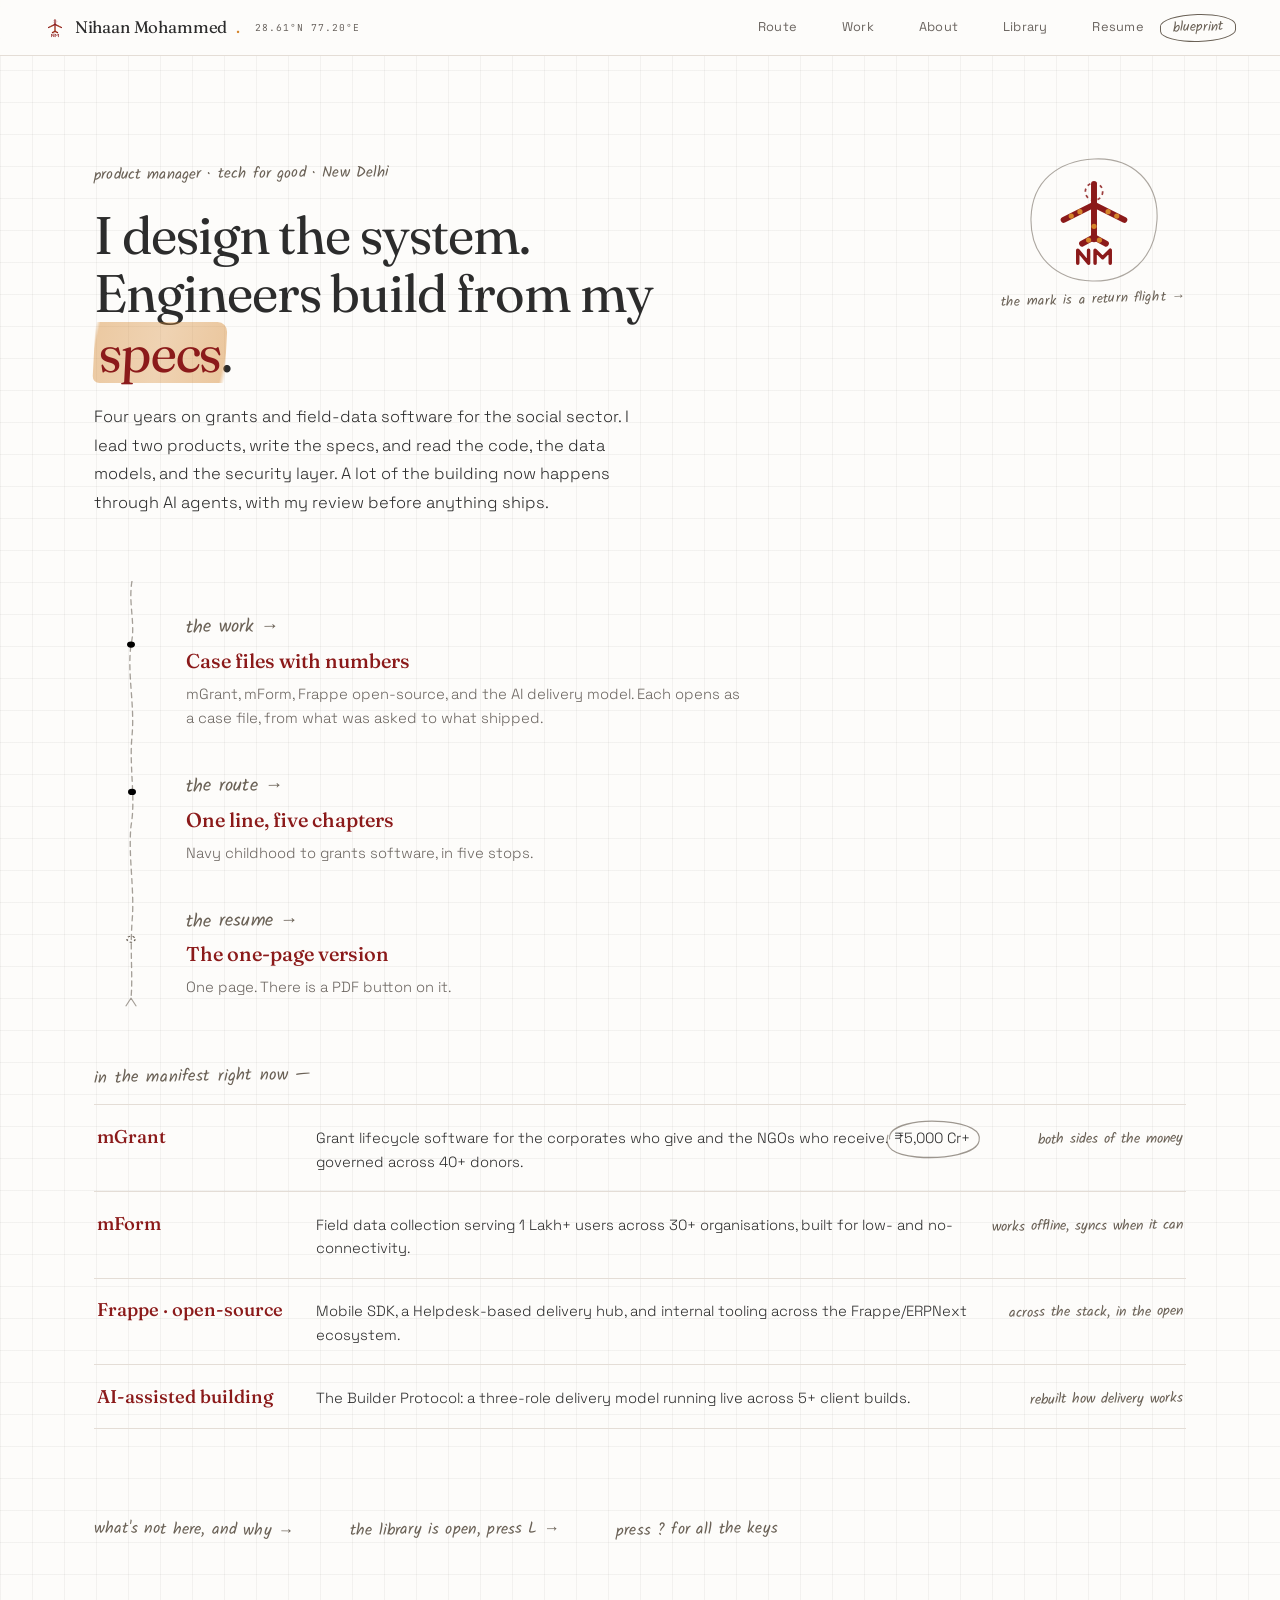
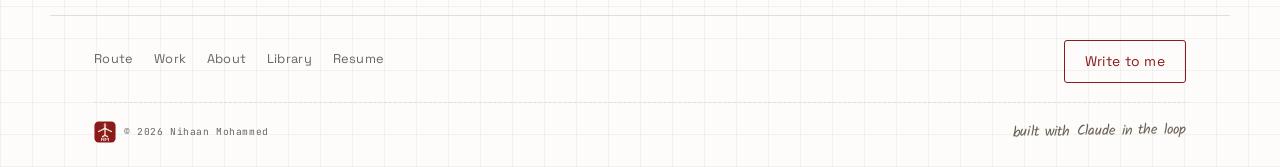
<file: index.html>
<!DOCTYPE html>
<html lang="en">
<head>
<meta charset="UTF-8" />
<meta name="viewport" content="width=device-width, initial-scale=1.0" />
<title>Nihaan Mohammed</title>
<meta name="description" content="Nihaan Mohammed: Product Manager building data-heavy grants and field-data software. The work, the route, and the resume." />
<link rel="icon" href="data:image/svg+xml,%3Csvg xmlns='http://www.w3.org/2000/svg' viewBox='0 0 96 96'%3E%3Crect x='2' y='2' width='92' height='92' rx='18' fill='%238B1A1A'/%3E%3Cpolyline points='26,68 26,28 46,68 46,28 58,50 70,28 70,68' fill='none' stroke='%23FDFCFA' stroke-width='6.5' stroke-linecap='round' stroke-linejoin='round'/%3E%3Ccircle cx='58' cy='50' r='2.6' fill='%23D4842A'/%3E%3C/svg%3E" />
<link rel="preconnect" href="https://fonts.googleapis.com" />
<link rel="preconnect" href="https://fonts.gstatic.com" crossorigin />
<link href="https://fonts.googleapis.com/css2?family=Fraunces:ital,opsz,wght@0,9..144,300;0,9..144,400;0,9..144,500;0,9..144,600;1,9..144,300;1,9..144,400&family=Space+Grotesk:wght@300;400;500&family=JetBrains+Mono:wght@300;400;500&family=Kalam:wght@300;400&display=swap" rel="stylesheet" />
<link rel="stylesheet" href="assets/site.css" />
</head>
<body>

<svg width="0" height="0" style="position:absolute" aria-hidden="true">
  <defs>
    <g id="plane">
      <line x1="48" y1="13" x2="48" y2="64" stroke-width="5.5" stroke-linecap="round" />
      <polyline points="20,46 48,32 76,46" fill="none" stroke-width="5.5" stroke-linecap="round" stroke-linejoin="round" />
      <polyline points="37,68 48,62 59,68" fill="none" stroke-width="5.5" stroke-linecap="round" stroke-linejoin="round" />
    </g>
    <g id="hits">
      <circle cx="27" cy="42.5" r="2.4" /><circle cx="35" cy="38.5" r="2.4" />
      <circle cx="61" cy="38.5" r="2.4" /><circle cx="69" cy="42.5" r="2.4" />
      <circle cx="43" cy="64.7" r="2.4" /><circle cx="53" cy="64.7" r="2.4" />
      <circle cx="48" cy="52" r="2.4" />
    </g>
    <g id="ring">
      <circle cx="48" cy="20" r="8" fill="none" stroke-width="1.6" stroke-dasharray="3 3.2" opacity="0.85" />
    </g>
    <g id="reg" fill="none" stroke-width="3.2" stroke-linecap="round" stroke-linejoin="round">
      <polyline points="33,86 33,74 43,86 43,74" />
      <polyline points="49,86 49,74 56,81 63,74 63,86" />
    </g>
    <g id="tile">
      <rect x="2" y="2" width="92" height="92" rx="18" fill="#8B1A1A" />
      <use href="#plane" stroke="#FDFCFA" />
      <use href="#hits" fill="#D4842A" />
      <use href="#ring" stroke="#FDFCFA" />
      <use href="#reg" stroke="#FDFCFA" />
    </g>
  </defs>
</svg>

<header class="topbar" role="banner">
  <a href="index.html" class="wordmark">
    <svg viewBox="0 0 96 96" aria-hidden="true"><use href="#plane" stroke="currentColor" /><use href="#hits" fill="#D4842A" /><use href="#ring" stroke="currentColor" /><use href="#reg" stroke="currentColor" /></svg>
    Nihaan Mohammed<span class="dot">.</span>
    <span class="coords">28.61°N 77.20°E</span>
  </a>
  <nav class="topbar-nav" aria-label="Page navigation">
    <a href="route.html" class="nav-link"><span class="nav-key">R</span><span class="nav-label">Route</span></a>
    <a href="work.html" class="nav-link"><span class="nav-key">W</span><span class="nav-label">Work</span></a>
    <a href="about.html" class="nav-link"><span class="nav-key">A</span><span class="nav-label">About</span></a>
    <a href="library.html" class="nav-link"><span class="nav-key">L</span><span class="nav-label">Library</span></a>
    <a href="resume.html" class="nav-link"><span class="nav-key">E</span><span class="nav-label">Resume</span></a>
  </nav>
  <button id="bp-toggle" role="switch" aria-checked="false" aria-label="Blueprint mode: reveal design annotations">blueprint</button>
</header>

<main class="page-main">
  <div class="container">

    <!-- HERO -->
    <section class="hero reveal" aria-label="Introduction">
      <div>
        <div class="hero-note hand">product manager &middot; tech for good &middot; New Delhi</div>
        <h1>I design the system. Engineers build from my <span class="hl">specs</span>.</h1>
        <p>Four years on grants and field-data software for the social sector. I lead two products, write the specs, and read the code, the data models, and the security layer. A lot of the building now happens through AI agents, with my review before anything ships.</p>
        <div class="ann">One headline, two claims: the design job and the build job, in the order they actually happen. The amber swipe is the page's only highlighter moment, spent on the word that carries the thesis.</div>
      </div>
      <div class="mark-hero">
        <svg class="mark-ring-sketch" viewBox="0 0 136 132" aria-hidden="true">
          <path d="M68 5 C 106 3, 133 28, 131 66 C 129 105, 103 128, 66 127 C 30 126, 4 102, 5 64 C 6 27, 32 7, 68 5"
                fill="none" stroke-width="1.1" opacity="0.55" stroke-linecap="round" />
        </svg>
        <svg class="mark" viewBox="0 0 96 96" aria-hidden="true"><use href="#plane" stroke="currentColor" /><use href="#hits" fill="#D4842A" /><use href="#ring" stroke="currentColor" /><use href="#reg" stroke="currentColor" /></svg>
        <a class="mark-scribble hand" href="about.html#mark">the mark is a return flight &rarr;</a>
      </div>
    </section>

    <!-- CHART LINE + WAYPOINTS -->
    <section class="chart" aria-label="Three ways in">
      <svg class="chart-svg" viewBox="0 0 60 560" preserveAspectRatio="none" aria-hidden="true">
        <path d="M30 0 C 26 30, 34 55, 29 82 C 25 120, 33 160, 30 200 C 27 240, 34 280, 29 316 C 26 355, 33 400, 30 440 C 28 480, 31 510, 29 538"
              fill="none" stroke-width="1.3" stroke-dasharray="7 5" opacity="0.6" stroke-linecap="round" />
        <circle cx="29" cy="82" r="4" />
        <circle cx="30" cy="272" r="4" />
        <circle cx="29" cy="462" r="4" fill="none" stroke-width="1.4" stroke-dasharray="2.5 2.5" />
        <path d="M29 538 L24 548 M29 538 L34 548" stroke-width="1.3" opacity="0.6" stroke-linecap="round" />
      </svg>
      <div class="waypoints">
        <a href="work.html" class="wp reveal">
          <span class="wp-hand hand">the work &rarr;</span>
          <h2>Case files with numbers</h2>
          <p>mGrant, mForm, Frappe open-source, and the AI delivery model. Each opens as a case file, from what was asked to what shipped.</p>
        </a>
        <a href="route.html" class="wp reveal reveal-delay-1">
          <span class="wp-hand hand">the route &rarr;</span>
          <h2>One line, five chapters</h2>
          <p>Navy childhood to grants software, in five stops.</p>
        </a>
        <a href="resume.html" class="wp reveal reveal-delay-2">
          <span class="wp-hand hand">the resume &rarr;</span>
          <h2>The one-page version</h2>
          <p>One page. There is a PDF button on it.</p>
        </a>
      </div>
      <div class="ann">The dashed line is the route motif doing the navigation's job: three waypoints instead of three cards. Hover underlines in amber; the third dot is dashed because the resume is the destination you print.</div>
    </section>

    <!-- MANIFEST -->
    <section class="manifest" aria-label="Selected work">
      <span class="manifest-note hand">in the manifest right now &mdash;</span>
      <a href="work.html#w-mgrant" class="logrow reveal">
        <span class="t">mGrant</span>
        <span class="d">Grant lifecycle software for the corporates who give and the NGOs who receive.
          <span class="circled">&#8377;5,000&nbsp;Cr+
            <svg viewBox="0 0 120 40" preserveAspectRatio="none" aria-hidden="true">
              <path d="M14 20 C 12 8, 46 3, 74 5 C 102 7, 116 13, 113 22 C 110 33, 76 38, 44 36 C 18 34, 8 28, 12 17"
                    fill="none" stroke-width="1.2" opacity="0.65" stroke-linecap="round" />
            </svg>
          </span> governed across 40+ donors.</span>
        <span class="m">both sides of the money</span>
      </a>
      <a href="work.html#w-mform" class="logrow reveal">
        <span class="t">mForm</span>
        <span class="d">Field data collection serving 1 Lakh+ users across 30+ organisations, built for low- and no-connectivity.</span>
        <span class="m">works offline, syncs when it can</span>
      </a>
      <a href="work.html#w-frappe" class="logrow reveal">
        <span class="t">Frappe &middot; open-source</span>
        <span class="d">Mobile SDK, a Helpdesk-based delivery hub, and internal tooling across the Frappe/ERPNext ecosystem.</span>
        <span class="m">across the stack, in the open</span>
      </a>
      <a href="work.html#w-ai" class="logrow reveal">
        <span class="t">AI-assisted building</span>
        <span class="d">The Builder Protocol: a three-role delivery model running live across 5+ client builds.</span>
        <span class="m">rebuilt how delivery works</span>
      </a>
      <div class="ann">A logbook, not a card grid: ruled rows, pencil remarks in the margin column, and exactly one number circled by hand. The numbers live inside sentences where they can be argued with.</div>
    </section>

    <!-- MARGIN NOTES -->
    <div class="margin-notes">
      <a class="hand" href="about.html#not-here" style="transform: rotate(0.8deg);">what's not here, and why &rarr;</a>
      <a class="hand" href="library.html" style="transform: rotate(-0.5deg);">the library is open, press L &rarr;</a>
      <a class="hand" href="#" data-overlay-open style="transform: rotate(-1.1deg);">press ? for all the keys</a>
    </div>

  </div>
</main>

<footer>
  <div class="footer-cta">
    <nav class="footer-nav" aria-label="Footer navigation">
      <a href="route.html">Route</a><a href="work.html">Work</a><a href="about.html">About</a><a href="library.html">Library</a><a href="resume.html">Resume</a>
    </nav>
    <div class="contact-wrap">
      <button class="contact-btn" id="footer-contact-btn" aria-expanded="false" aria-controls="footer-contact-reveal">Write to me</button>
      <div class="contact-reveal" id="footer-contact-reveal" role="region" aria-label="Contact details">
        <div class="contact-links"></div>
      </div>
    </div>
  </div>
  <svg viewBox="0 0 96 96" aria-hidden="true"><use href="#tile" /></svg>
  <span class="footer-copy">&copy; 2026 Nihaan Mohammed</span>
  <span class="footer-hand hand">built with Claude in the loop</span>
</footer>

<div class="overlay-backdrop" id="shortcut-overlay" role="dialog" aria-modal="true" aria-label="Keyboard shortcuts">
  <div class="overlay-panel">
    <h2>Keyboard shortcuts</h2>
    <div class="overlay-list">
      <div class="overlay-row"><span class="kbd">H</span><span class="desc">Home</span></div>
      <div class="overlay-row"><span class="kbd">R</span><span class="desc">The Route</span></div>
      <div class="overlay-row"><span class="kbd">W</span><span class="desc">Work</span></div>
      <div class="overlay-row"><span class="kbd">A</span><span class="desc">About</span></div>
      <div class="overlay-row"><span class="kbd">L</span><span class="desc">The Library</span></div>
      <div class="overlay-row"><span class="kbd">E</span><span class="desc">Resume</span></div>
      <div class="overlay-row"><span class="kbd">C</span><span class="desc">Reveal contact details</span></div>
      <div class="overlay-row"><span class="kbd">B</span><span class="desc">Toggle Blueprint mode</span></div>
      <div class="overlay-row"><span class="kbd">&larr; &rarr;</span><span class="desc">Navigate route chapters / case files</span></div>
      <div class="overlay-row"><span class="kbd">&crarr;</span><span class="desc">Open a focused case file</span></div>
      <div class="overlay-row"><span class="kbd">Esc</span><span class="desc">Close the topmost open layer</span></div>
    </div>
    <div class="overlay-close-hint">Press Esc or click outside to close.</div>
  </div>
</div>

<script src="assets/site.js"></script>
</body>
</html>
</file>
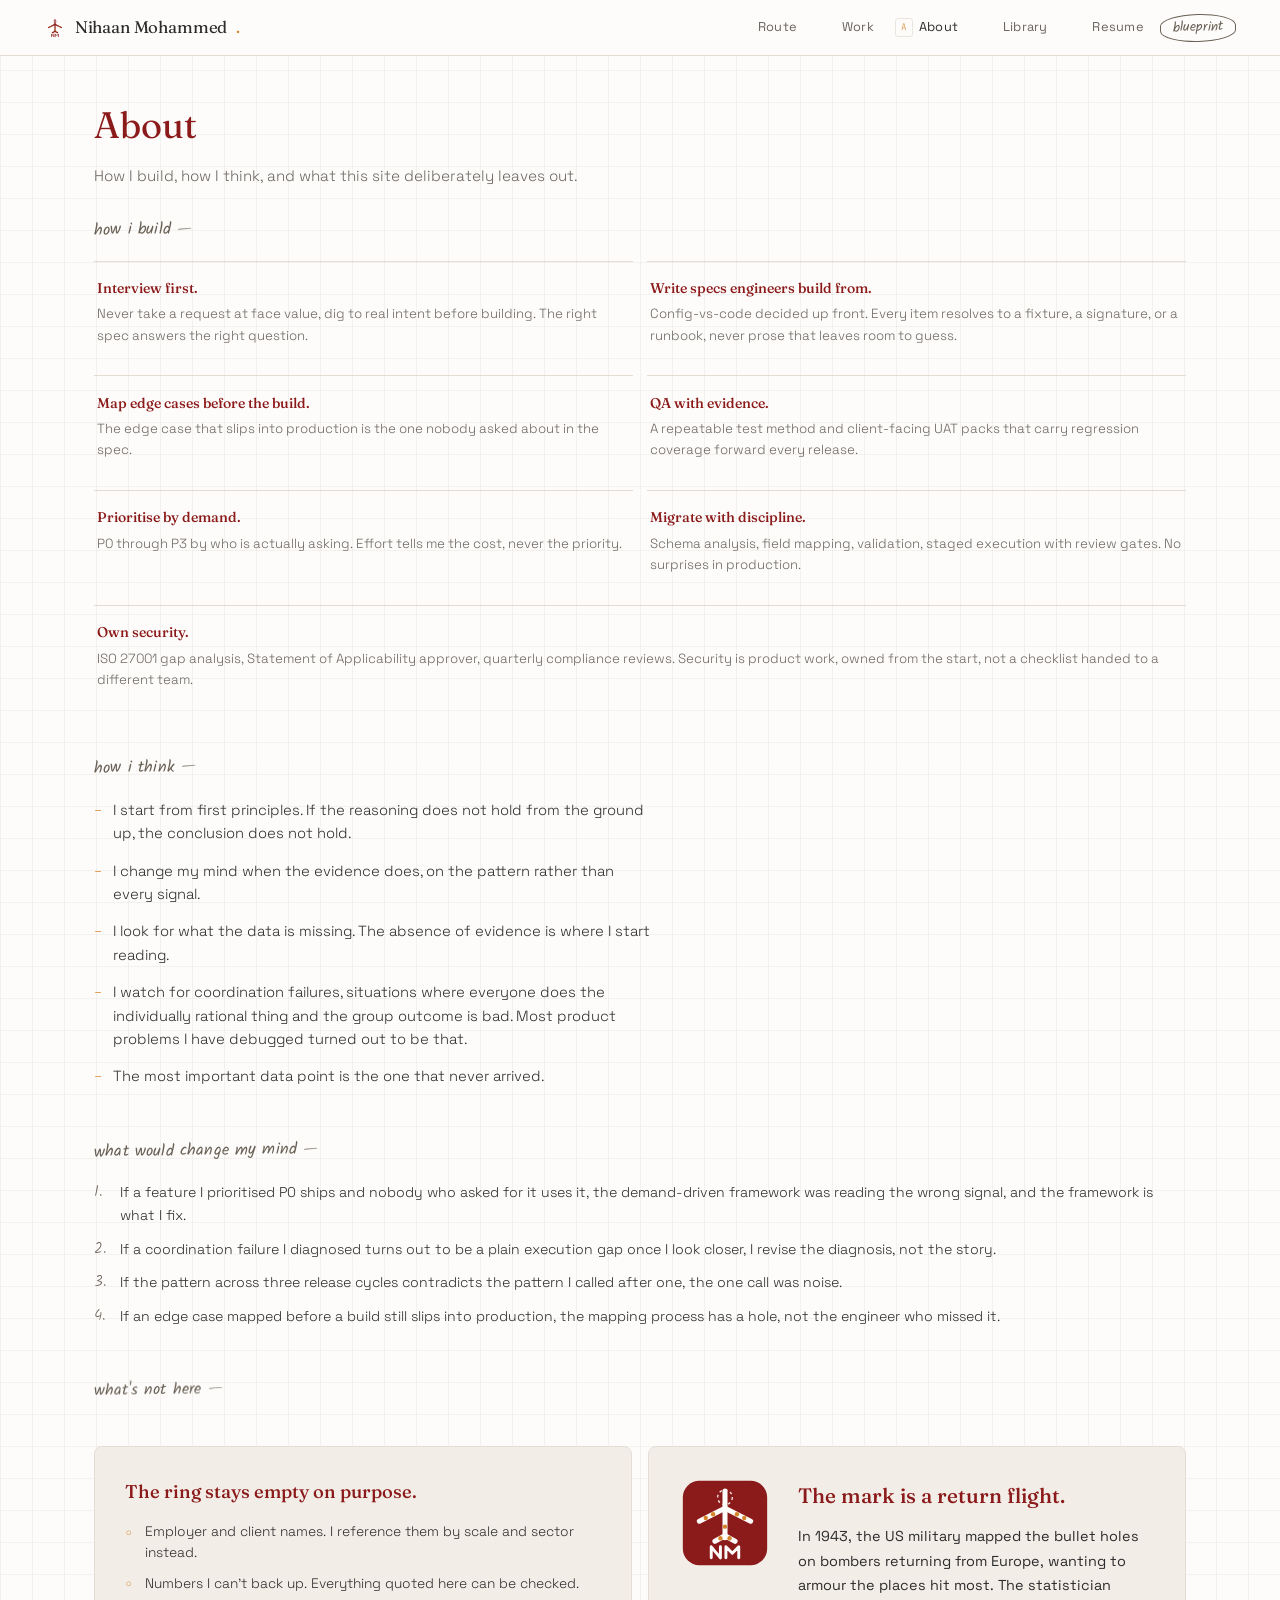
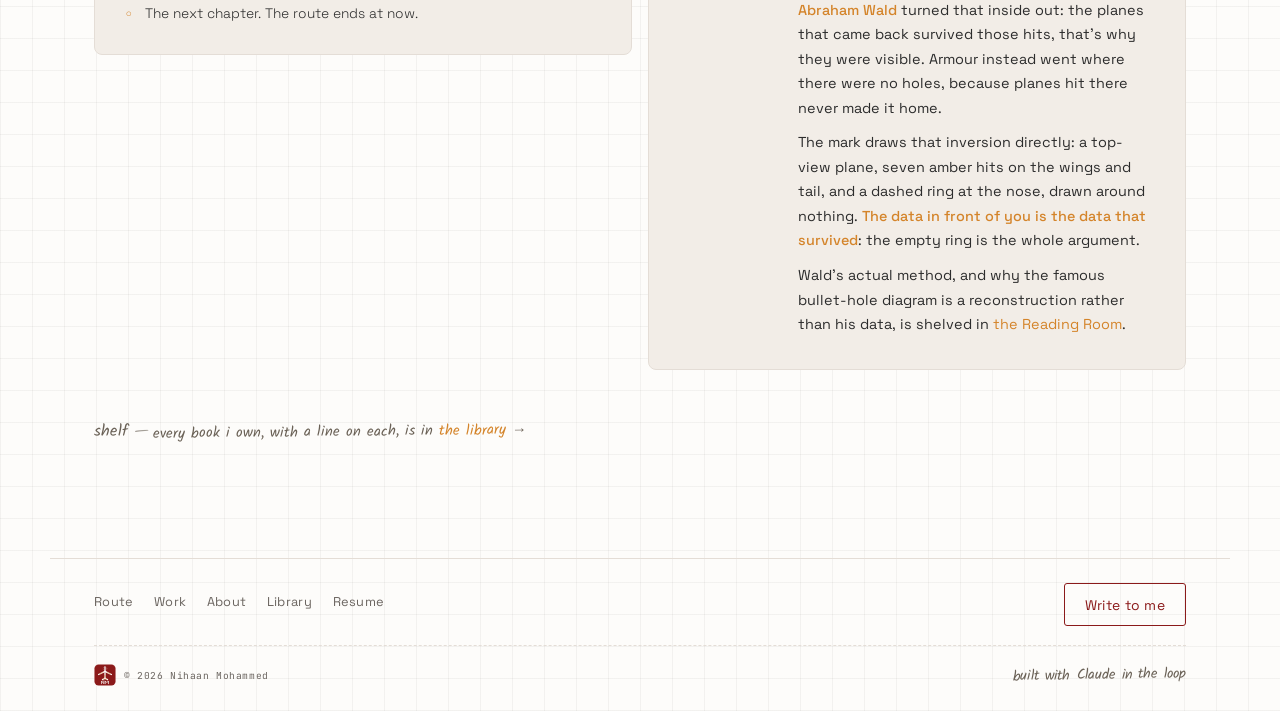
<file: about.html>
<!DOCTYPE html>
<html lang="en">
<head>
<meta charset="UTF-8" />
<meta name="viewport" content="width=device-width, initial-scale=1.0" />
<title>About · Nihaan Mohammed</title>
<meta name="description" content="How Nihaan Mohammed builds, how he thinks, what would change his mind, the shelf, and the mark." />
<link rel="icon" href="data:image/svg+xml,%3Csvg xmlns='http://www.w3.org/2000/svg' viewBox='0 0 96 96'%3E%3Crect x='2' y='2' width='92' height='92' rx='18' fill='%238B1A1A'/%3E%3Cpolyline points='26,68 26,28 46,68 46,28 58,50 70,28 70,68' fill='none' stroke='%23FDFCFA' stroke-width='6.5' stroke-linecap='round' stroke-linejoin='round'/%3E%3Ccircle cx='58' cy='50' r='2.6' fill='%23D4842A'/%3E%3C/svg%3E" />
<link rel="preconnect" href="https://fonts.googleapis.com" />
<link rel="preconnect" href="https://fonts.gstatic.com" crossorigin />
<link href="https://fonts.googleapis.com/css2?family=Fraunces:ital,opsz,wght@0,9..144,300;0,9..144,400;0,9..144,500;0,9..144,600;1,9..144,300;1,9..144,400&family=Space+Grotesk:wght@300;400;500&family=JetBrains+Mono:wght@300;400;500&family=Kalam:wght@300;400&display=swap" rel="stylesheet" />
<link rel="stylesheet" href="assets/site.css" />
</head>
<body>

<svg width="0" height="0" style="position:absolute" aria-hidden="true">
  <defs>
    <g id="plane">
      <line x1="48" y1="13" x2="48" y2="64" stroke-width="5.5" stroke-linecap="round" />
      <polyline points="20,46 48,32 76,46" fill="none" stroke-width="5.5" stroke-linecap="round" stroke-linejoin="round" />
      <polyline points="37,68 48,62 59,68" fill="none" stroke-width="5.5" stroke-linecap="round" stroke-linejoin="round" />
    </g>
    <g id="hits">
      <circle cx="27" cy="42.5" r="2.4" /><circle cx="35" cy="38.5" r="2.4" />
      <circle cx="61" cy="38.5" r="2.4" /><circle cx="69" cy="42.5" r="2.4" />
      <circle cx="43" cy="64.7" r="2.4" /><circle cx="53" cy="64.7" r="2.4" />
      <circle cx="48" cy="52" r="2.4" />
    </g>
    <g id="ring">
      <circle cx="48" cy="20" r="8" fill="none" stroke-width="1.6" stroke-dasharray="3 3.2" opacity="0.85" />
    </g>
    <g id="reg" fill="none" stroke-width="3.2" stroke-linecap="round" stroke-linejoin="round">
      <polyline points="33,86 33,74 43,86 43,74" />
      <polyline points="49,86 49,74 56,81 63,74 63,86" />
    </g>
    <g id="tile">
      <rect x="2" y="2" width="92" height="92" rx="18" fill="#8B1A1A" />
      <use href="#plane" stroke="#FDFCFA" />
      <use href="#hits" fill="#D4842A" />
      <use href="#ring" stroke="#FDFCFA" />
      <use href="#reg" stroke="#FDFCFA" />
    </g>
  </defs>
</svg>

<header class="topbar" role="banner">
  <a href="index.html" class="wordmark">
    <svg viewBox="0 0 96 96" aria-hidden="true"><use href="#plane" stroke="currentColor" /><use href="#hits" fill="#D4842A" /><use href="#ring" stroke="currentColor" /><use href="#reg" stroke="currentColor" /></svg>
    Nihaan Mohammed<span class="dot">.</span>
  </a>
  <nav class="topbar-nav" aria-label="Page navigation">
    <a href="route.html" class="nav-link"><span class="nav-key">R</span><span class="nav-label">Route</span></a>
    <a href="work.html" class="nav-link"><span class="nav-key">W</span><span class="nav-label">Work</span></a>
    <a href="about.html" class="nav-link"><span class="nav-key">A</span><span class="nav-label">About</span></a>
    <a href="library.html" class="nav-link"><span class="nav-key">L</span><span class="nav-label">Library</span></a>
    <a href="resume.html" class="nav-link"><span class="nav-key">E</span><span class="nav-label">Resume</span></a>
  </nav>
  <button id="bp-toggle" role="switch" aria-checked="false" aria-label="Blueprint mode: reveal design annotations">Blueprint</button>
</header>

<main class="page-main">
  <div class="container">

    <h1 class="page-title reveal">About</h1>
    <p class="page-lede reveal">How I build, how I think, and what this site deliberately leaves out.</p>

    <!-- HOW I BUILD -->
    <section aria-label="How I build">
      <div class="section-label">How I Build</div>
      <div class="ann">Each line here is a decision made before the first ticket is written.</div>
      <div class="build-grid">
        <div class="build-item reveal">
          <div class="build-verb">Interview first.</div>
          <div class="build-detail">Never take a request at face value, dig to real intent before building. The right spec answers the right question.</div>
        </div>
        <div class="build-item reveal reveal-delay-1">
          <div class="build-verb">Write specs engineers build from.</div>
          <div class="build-detail">Config-vs-code decided up front. Every item resolves to a fixture, a signature, or a runbook, never prose that leaves room to guess.</div>
        </div>
        <div class="build-item reveal reveal-delay-2">
          <div class="build-verb">Map edge cases before the build.</div>
          <div class="build-detail">The edge case that slips into production is the one nobody asked about in the spec.</div>
        </div>
        <div class="build-item reveal reveal-delay-3">
          <div class="build-verb">QA with evidence.</div>
          <div class="build-detail">A repeatable test method and client-facing UAT packs that carry regression coverage forward every release.</div>
        </div>
        <div class="build-item reveal">
          <div class="build-verb">Prioritise by demand.</div>
          <div class="build-detail">P0 through P3 by who is actually asking. Effort tells me the cost, never the priority.</div>
        </div>
        <div class="build-item reveal reveal-delay-1">
          <div class="build-verb">Migrate with discipline.</div>
          <div class="build-detail">Schema analysis, field mapping, validation, staged execution with review gates. No surprises in production.</div>
        </div>
        <div class="build-item reveal reveal-delay-2" style="grid-column: 1 / -1;">
          <div class="build-verb">Own security.</div>
          <div class="build-detail">ISO 27001 gap analysis, Statement of Applicability approver, quarterly compliance reviews. Security is product work, owned from the start, not a checklist handed to a different team.</div>
        </div>
      </div>
    </section>

    <!-- HOW I THINK -->
    <section aria-label="How I think">
      <div class="section-label">How I Think</div>
      <div class="ann">Placed after the work section on purpose: the shipped scale earns the right to talk about thinking.</div>
      <ul class="thinking-list">
        <li class="reveal">I start from first principles. If the reasoning does not hold from the ground up, the conclusion does not hold.</li>
        <li class="reveal reveal-delay-1">I change my mind when the evidence does, on the pattern rather than every signal.</li>
        <li class="reveal reveal-delay-2">I look for what the data is missing. The absence of evidence is where I start reading.</li>
        <li class="reveal reveal-delay-3">I watch for coordination failures, situations where everyone does the individually rational thing and the group outcome is bad. Most product problems I have debugged turned out to be that.</li>
        <li class="reveal reveal-delay-4">The most important data point is the one that never arrived.</li>
      </ul>
    </section>

    <!-- WHAT WOULD CHANGE MY MIND -->
    <section aria-label="What would change my mind">
      <div class="section-label">What Would Change My Mind</div>
      <div class="ann">A list I keep and act on: when one of these fires, the method changes.</div>
      <ol class="mind-list">
        <li class="reveal">If a feature I prioritised P0 ships and nobody who asked for it uses it, the demand-driven framework was reading the wrong signal, and the framework is what I fix.</li>
        <li class="reveal reveal-delay-1">If a coordination failure I diagnosed turns out to be a plain execution gap once I look closer, I revise the diagnosis, not the story.</li>
        <li class="reveal reveal-delay-2">If the pattern across three release cycles contradicts the pattern I called after one, the one call was noise.</li>
        <li class="reveal reveal-delay-3">If an edge case mapped before a build still slips into production, the mapping process has a hole, not the engineer who missed it.</li>
      </ol>
    </section>

    <!-- WHAT'S NOT HERE + THE MARK -->
    <section id="not-here" aria-label="What's not here, and the mark">
      <div class="section-label">What's Not Here</div>
      <div class="mark-ring-pair">
        <div class="ring-block reveal">
          <h2>The ring stays empty on purpose.</h2>
          <ul class="ring-list">
            <li>Employer and client names. I reference them by scale and sector instead.</li>
            <li>Numbers I can't back up. Everything quoted here can be checked.</li>
            <li>The next chapter. The route ends at now.</li>
          </ul>
          <div class="ann">Same argument as The Mark below, told twice: once as a diagram, once as a plain list. If a bomber makes it home with holes in the wings, the wings were never the problem.</div>
        </div>
        <div class="mark-block reveal">
          <svg viewBox="0 0 96 96" aria-hidden="true"><use href="#tile" /></svg>
          <div>
            <h2>The mark is a return flight.</h2>
            <p>In 1943, the US military mapped the bullet holes on bombers returning from Europe, wanting to armour the places hit most. The statistician <strong>Abraham Wald</strong> turned that inside out: the planes that came back survived those hits, that's why they were visible. Armour instead went where there were no holes, because planes hit there never made it home.</p>
            <p>The mark draws that inversion directly: a top-view plane, seven amber hits on the wings and tail, and a dashed ring at the nose, drawn around nothing. <strong>The data in front of you is the data that survived</strong>: the empty ring is the whole argument.</p>
            <p>Wald's actual method, and why the famous bullet-hole diagram is a reconstruction rather than his data, is shelved in <a href="library.html#reading-room">the Reading Room</a>.</p>
          </div>
        </div>
      </div>
    </section>

    <!-- SHELF -->
    <section id="shelf" aria-label="Shelf">
      <div class="section-label">Shelf</div>
      <p class="shelf-frame-line">every book I own, with a line on each, is in <a href="library.html">the library</a> &rarr;</p>
    </section>

  </div>
</main>

<footer>
  <div class="footer-cta">
    <nav class="footer-nav" aria-label="Footer navigation">
      <a href="route.html">Route</a><a href="work.html">Work</a><a href="about.html">About</a><a href="library.html">Library</a><a href="resume.html">Resume</a>
    </nav>
    <div class="contact-wrap">
      <button class="contact-btn" id="footer-contact-btn" aria-expanded="false" aria-controls="footer-contact-reveal">Write to me</button>
      <div class="contact-reveal" id="footer-contact-reveal" role="region" aria-label="Contact details">
        <div class="contact-links"></div>
      </div>
    </div>
  </div>
  <svg viewBox="0 0 96 96" aria-hidden="true"><use href="#tile" /></svg>
  <span class="footer-copy">&copy; 2026 Nihaan Mohammed</span>
  <span class="footer-hand hand">built with Claude in the loop</span>
</footer>

<div class="overlay-backdrop" id="shortcut-overlay" role="dialog" aria-modal="true" aria-label="Keyboard shortcuts">
  <div class="overlay-panel">
    <h2>Keyboard shortcuts</h2>
    <div class="overlay-list">
      <div class="overlay-row"><span class="kbd">H</span><span class="desc">Home</span></div>
      <div class="overlay-row"><span class="kbd">R</span><span class="desc">The Route</span></div>
      <div class="overlay-row"><span class="kbd">W</span><span class="desc">Work</span></div>
      <div class="overlay-row"><span class="kbd">A</span><span class="desc">About</span></div>
      <div class="overlay-row"><span class="kbd">L</span><span class="desc">The Library</span></div>
      <div class="overlay-row"><span class="kbd">E</span><span class="desc">Resume</span></div>
      <div class="overlay-row"><span class="kbd">C</span><span class="desc">Reveal contact details</span></div>
      <div class="overlay-row"><span class="kbd">B</span><span class="desc">Toggle Blueprint mode</span></div>
      <div class="overlay-row"><span class="kbd">Esc</span><span class="desc">Close the topmost open layer</span></div>
    </div>
    <div class="overlay-close-hint">Press Esc or click outside to close.</div>
  </div>
</div>

<script src="assets/site.js"></script>
</body>
</html>
</file>
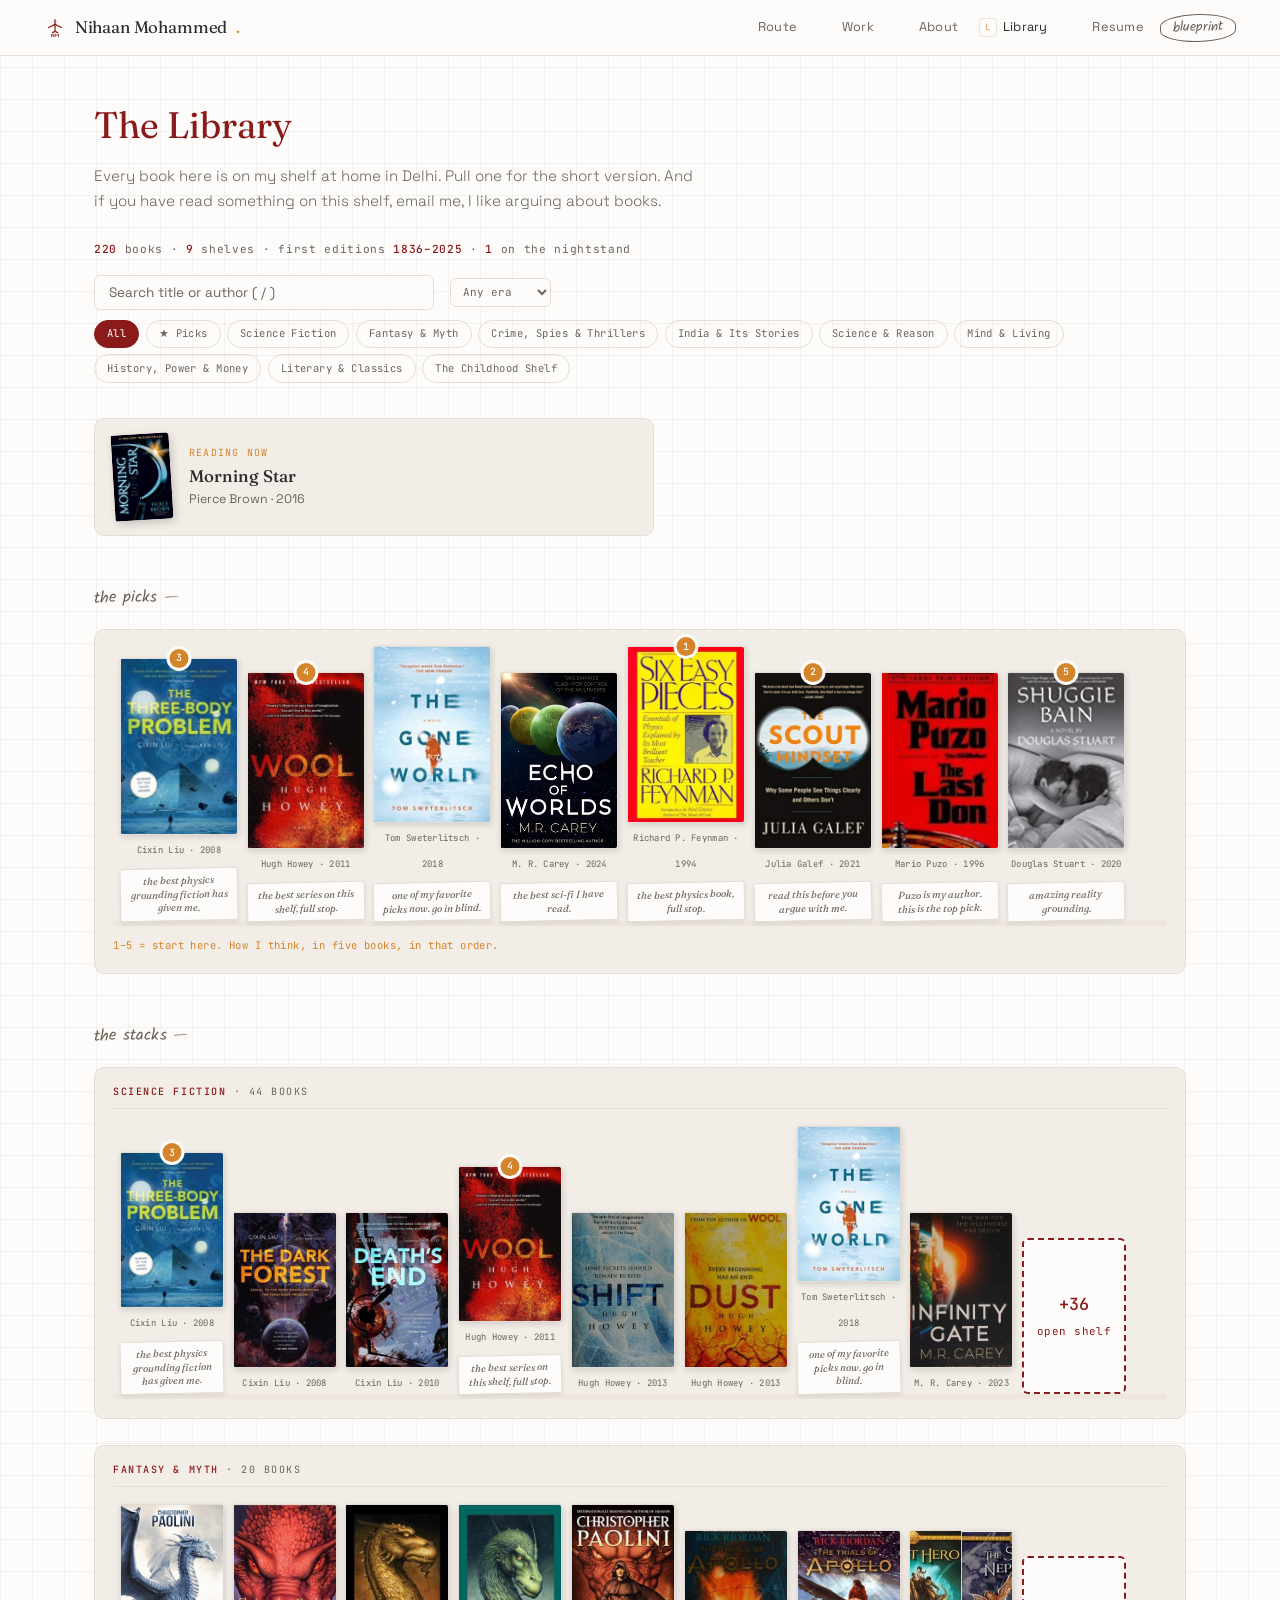
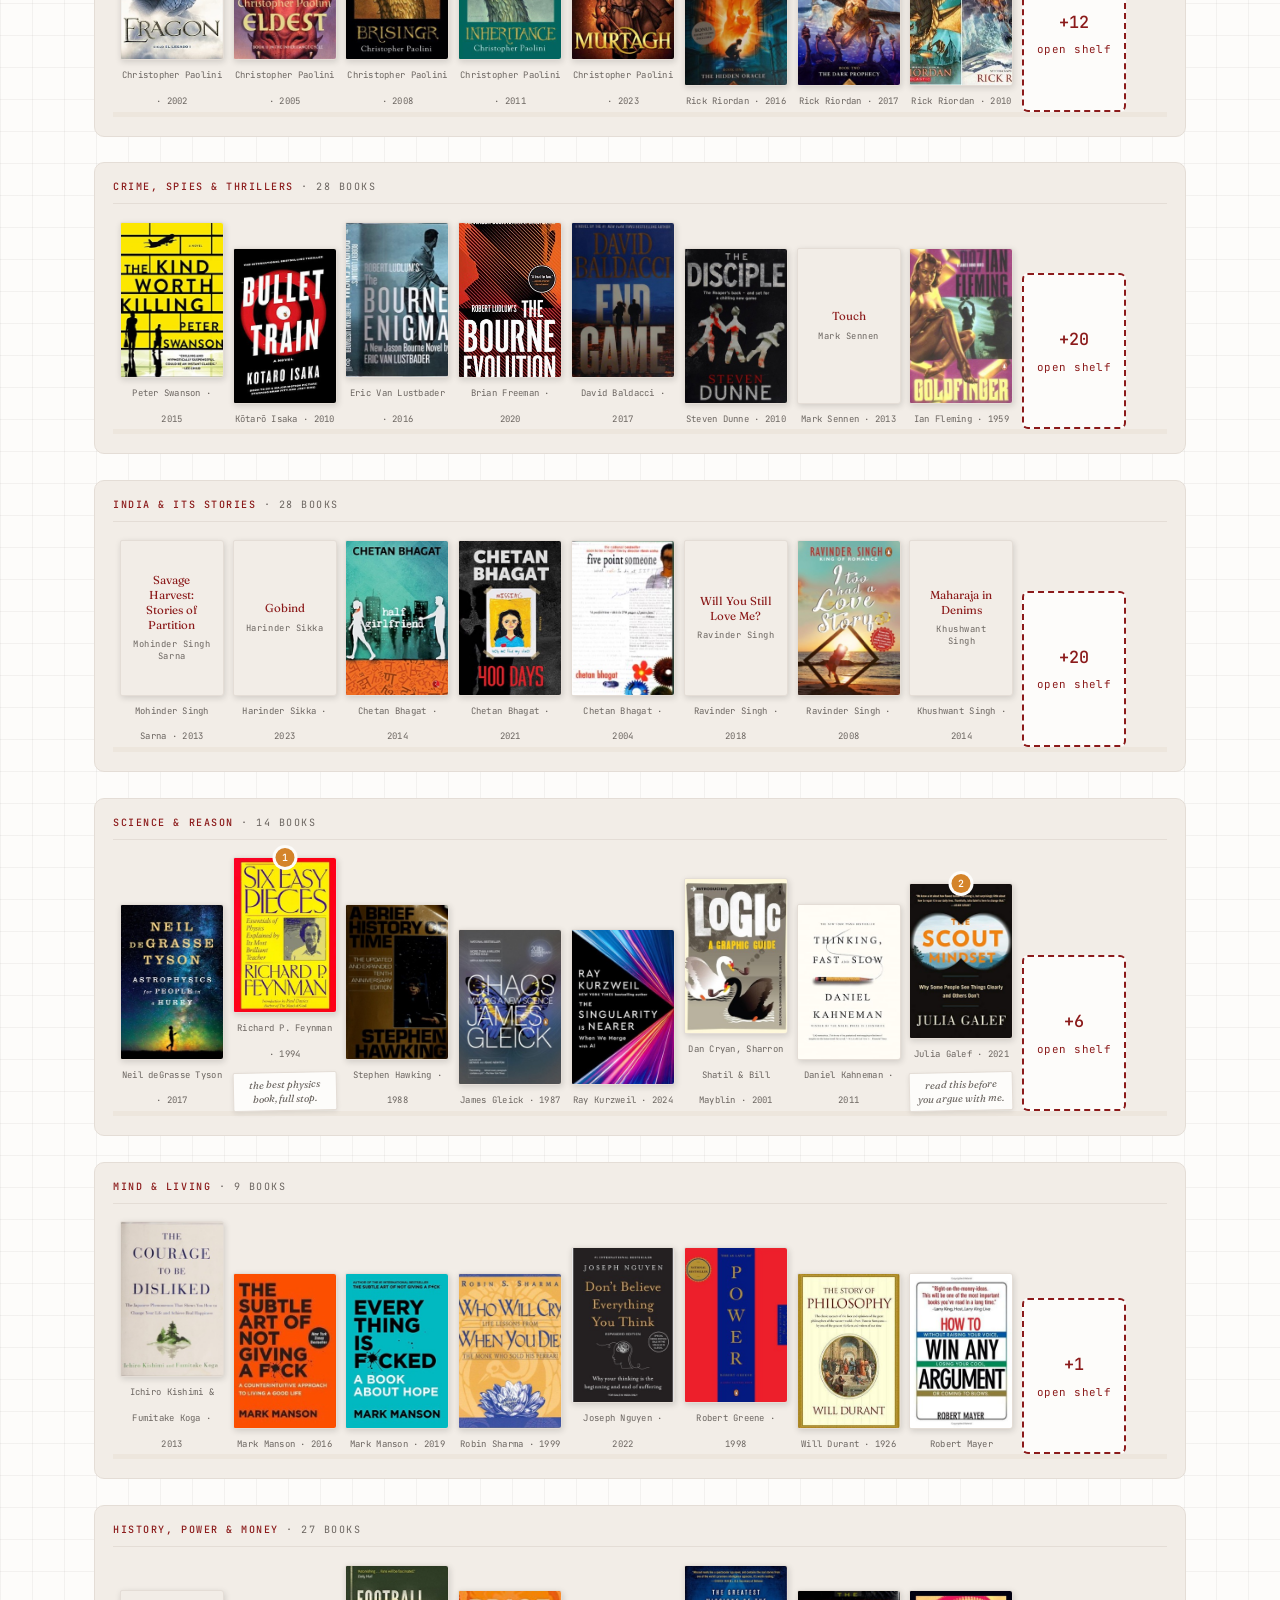
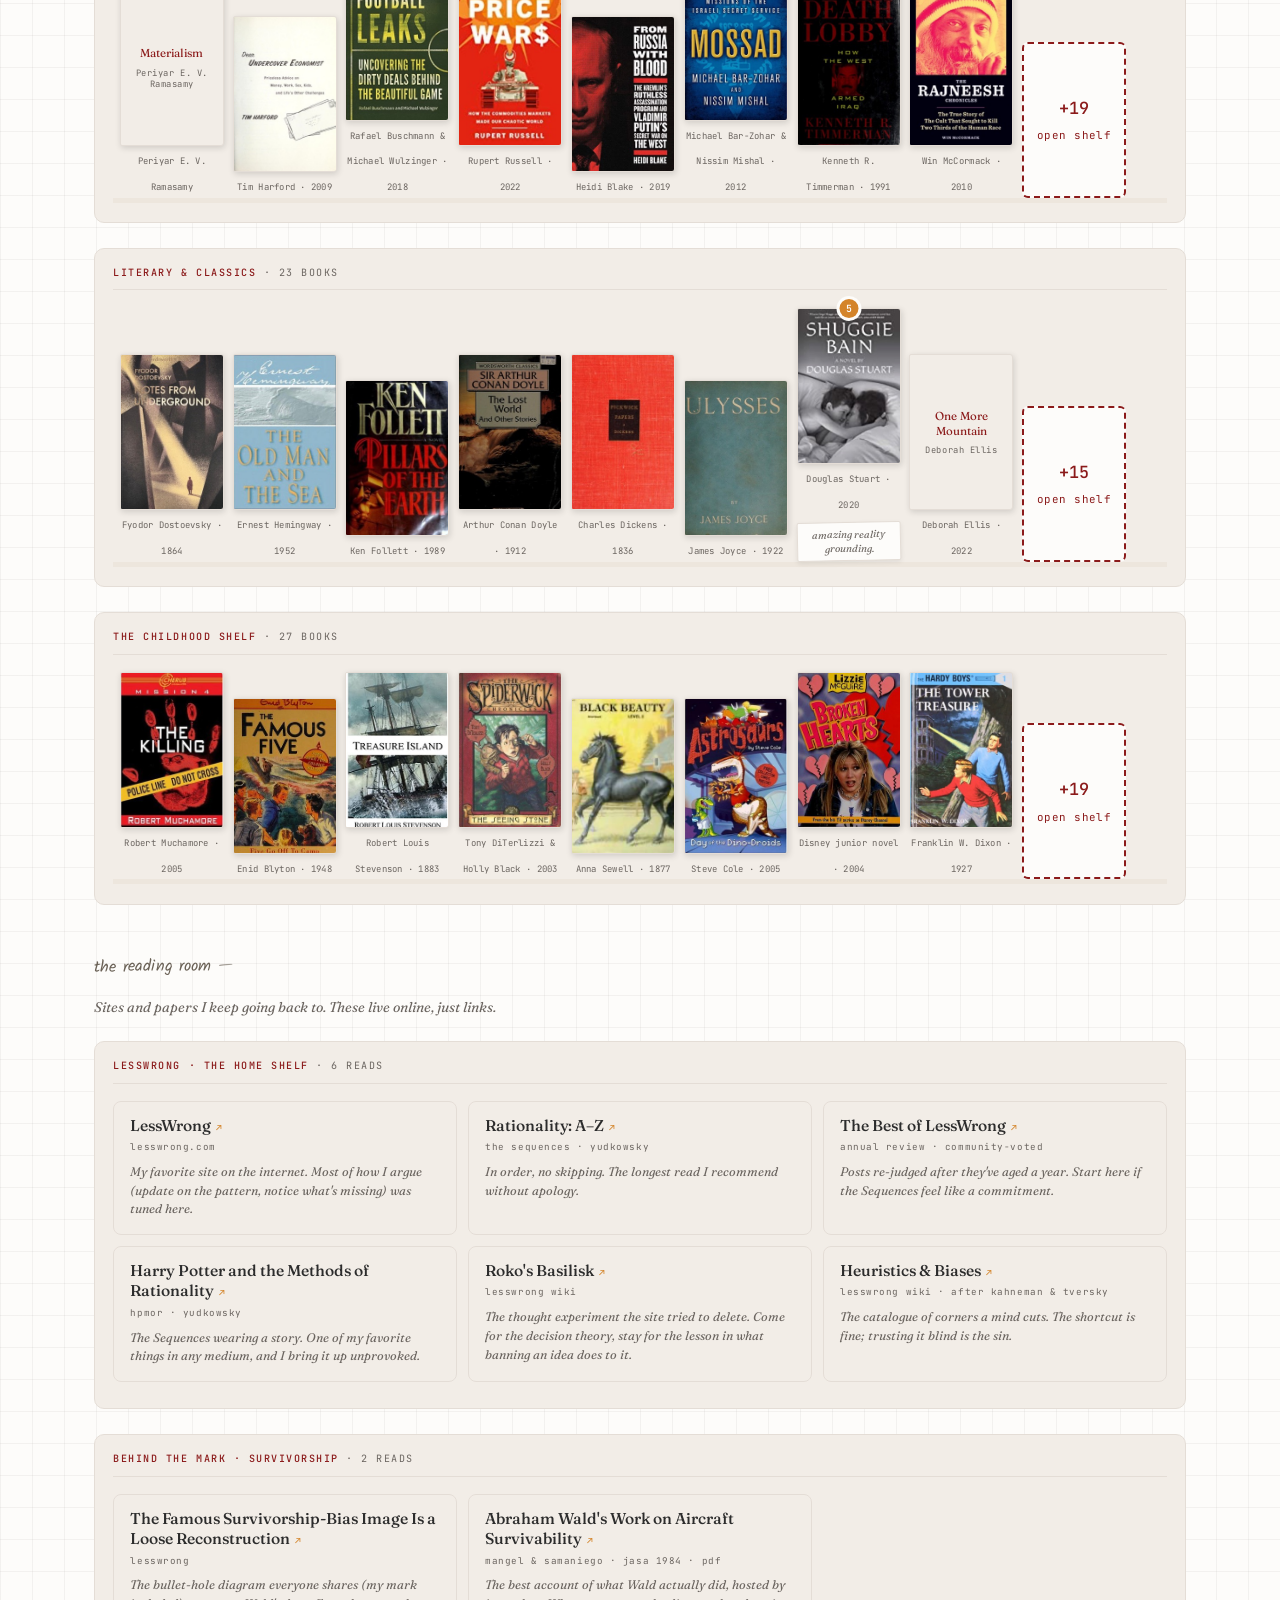
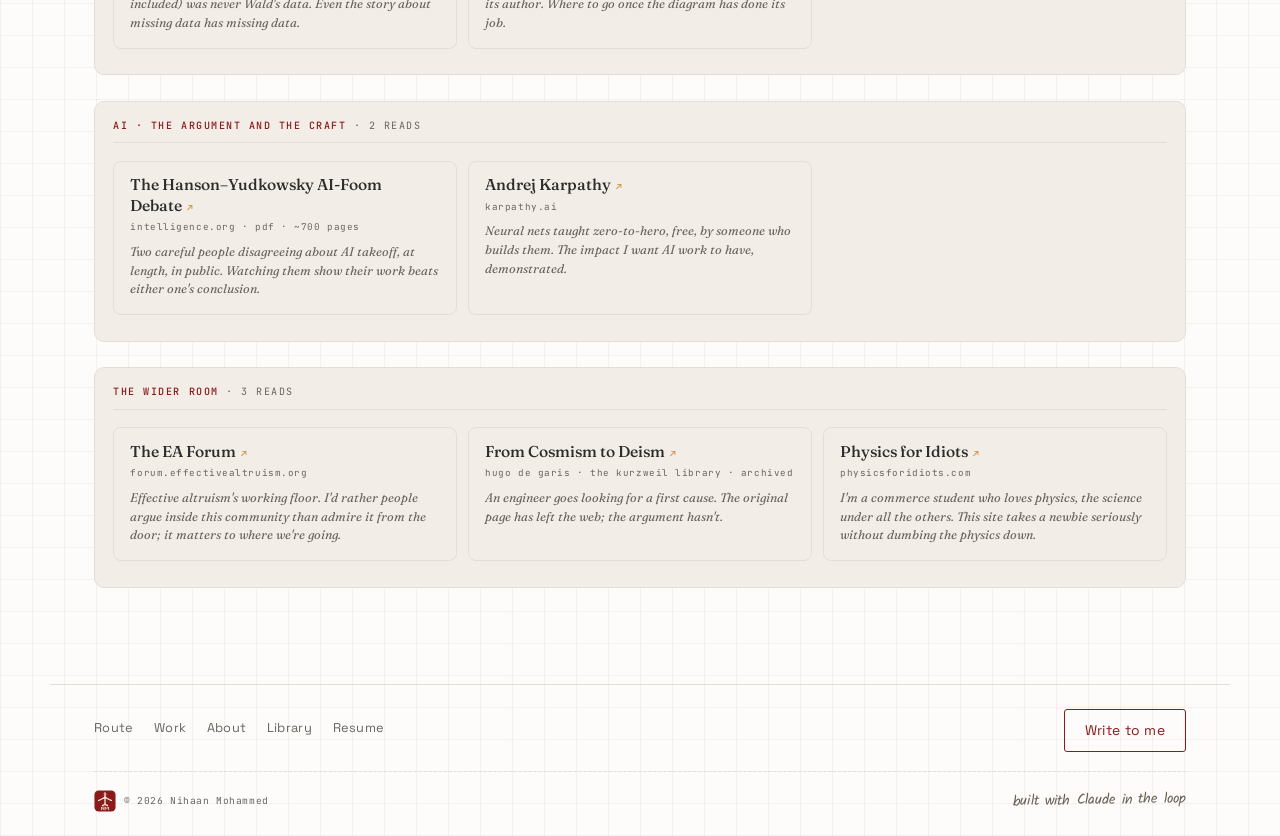
<file: library.html>
<!DOCTYPE html>
<html lang="en">
<head>
<meta charset="UTF-8" />
<meta name="viewport" content="width=device-width, initial-scale=1.0" />
<title>The Library · Nihaan Mohammed</title>
<meta name="description" content="Nihaan Mohammed's personal library: every book on the shelf, the favorites, the arguments, and the Reading Room of sites and papers behind them. Every book carries a short summary. If you have read one, talk to him about it." />
<link rel="icon" href="data:image/svg+xml,%3Csvg xmlns='http://www.w3.org/2000/svg' viewBox='0 0 96 96'%3E%3Crect x='2' y='2' width='92' height='92' rx='18' fill='%238B1A1A'/%3E%3Cpolyline points='26,68 26,28 46,68 46,28 58,50 70,28 70,68' fill='none' stroke='%23FDFCFA' stroke-width='6.5' stroke-linecap='round' stroke-linejoin='round'/%3E%3Ccircle cx='58' cy='50' r='2.6' fill='%23D4842A'/%3E%3C/svg%3E" />
<link rel="preconnect" href="https://fonts.googleapis.com" />
<link rel="preconnect" href="https://fonts.gstatic.com" crossorigin />
<link href="https://fonts.googleapis.com/css2?family=Fraunces:ital,opsz,wght@0,9..144,300;0,9..144,400;0,9..144,500;0,9..144,600;1,9..144,300;1,9..144,400&family=Space+Grotesk:wght@300;400;500&family=JetBrains+Mono:wght@300;400;500&family=Kalam:wght@300;400&display=swap" rel="stylesheet" />
<link rel="stylesheet" href="assets/site.css" />
<style>
/* ===== THE LIBRARY — page-scoped styles, built on site.css tokens ===== */
.lib-desk { display: flex; flex-wrap: wrap; gap: 0.6rem 1rem; align-items: center; margin: 0 0 2.2rem; }
.lib-stats { font-family: var(--font-mono); font-size: 0.7rem; color: var(--text-muted); letter-spacing: 0.06em; width: 100%; margin-bottom: 0.4rem; }
.lib-stats b { color: var(--maroon); font-weight: 500; }
.lib-search { flex: 1 1 240px; max-width: 340px; background: var(--cream); border: 1px solid var(--border); border-radius: 6px; padding: 0.5rem 0.85rem; font-family: var(--font-sans); font-size: 0.85rem; color: var(--text); }
.lib-search::placeholder { color: var(--text-muted); }
.lib-chips { display: flex; flex-wrap: wrap; gap: 0.4rem; }
.lib-chip { font-family: var(--font-mono); font-size: 0.66rem; letter-spacing: 0.04em; padding: 0.3rem 0.75rem; border-radius: 999px; border: 1px solid var(--border); background: transparent; color: var(--text-muted); cursor: pointer; transition: all var(--transition); }
.lib-chip:hover { border-color: var(--maroon); color: var(--maroon); }
.lib-chip.on { background: var(--maroon); border-color: var(--maroon); color: var(--cream); }
.lib-chip.pickchip.on { background: var(--amber); border-color: var(--amber); color: #fff; }
.lib-era { font-family: var(--font-mono); font-size: 0.68rem; padding: 0.35rem 0.5rem; border: 1px solid var(--border); border-radius: 6px; background: var(--cream); color: var(--text-muted); }

/* nightstand */
.nightstand { display: flex; align-items: center; gap: 1.1rem; border: 1px solid var(--border); background: var(--surface); border-radius: 10px; padding: 0.95rem 1.15rem; margin-bottom: 2.4rem; max-width: 560px; cursor: pointer; transition: border-color var(--transition), transform var(--transition); }
@media (hover: hover) { .nightstand:hover { border-color: var(--amber); transform: translateY(-2px); } }
.nightstand img, .nightstand .cover-fallback { width: 58px; height: 86px; object-fit: cover; border-radius: 2px 4px 4px 2px; transform: rotate(-3.5deg); box-shadow: 2px 3px 8px rgba(0,0,0,0.18); flex: none; }
.nightstand .cover-fallback { display: flex; flex-direction: column; align-items: center; justify-content: center; gap: 0.25rem; padding: 0.3rem; border: 1px solid var(--border); background: var(--surface); font-family: var(--font-serif); font-size: 0.55rem; line-height: 1.25; text-align: center; color: var(--maroon); overflow: hidden; }
.nightstand .cover-fallback small { font-family: var(--font-mono); font-size: 0.44rem; color: var(--text-muted); letter-spacing: 0.04em; }
.ns-k { font-family: var(--font-mono); font-size: 0.62rem; color: var(--amber); letter-spacing: 0.12em; text-transform: uppercase; margin-bottom: 0.15rem; }
.ns-t { font-family: var(--font-serif); font-size: 1.05rem; font-weight: 500; }
.ns-a { font-size: 0.78rem; color: var(--text-muted); }

/* shelves — boxed rooms, not open floor */
.shelf-block { margin-bottom: 1.6rem; border: 1px solid var(--border); background: var(--surface); border-radius: 10px; padding: 1rem 1.15rem 1.2rem; }
body.blueprint .shelf-block { background: rgba(30,24,18,0.5); border-color: rgba(212,132,42,0.25); }
.shelf-head { display: flex; align-items: center; justify-content: space-between; gap: 1rem; border-bottom: 1px solid var(--border); padding-bottom: 0.5rem; margin-bottom: 1.1rem; }
.shelf-name { font-family: var(--font-mono); font-size: 0.63rem; color: var(--text-muted); letter-spacing: 0.15em; text-transform: uppercase; }
.shelf-name b { color: var(--maroon); font-weight: 500; }
.shelf-fold { font-family: var(--font-mono); font-size: 0.66rem; color: var(--maroon); background: var(--cream); border: 1px solid var(--maroon); border-radius: 6px; padding: 0.4rem 0.95rem; cursor: pointer; letter-spacing: 0.06em; transition: all var(--transition); }
@media (hover: hover) { .shelf-fold:hover { background: var(--maroon); color: var(--cream); } }
body.blueprint .shelf-fold { background: transparent; border-color: var(--amber); color: var(--amber); }
.shelf-foot { display: flex; justify-content: center; margin-top: 1rem; }
.shelf-row { display: flex; flex-wrap: wrap; align-items: flex-end; gap: 0.55rem; padding: 0 0.4rem 0; border-bottom: 5px solid var(--surface-2); position: relative; }
body.blueprint .shelf-row { border-bottom-color: rgba(212,132,42,0.35); }
.pathline { font-family: var(--font-mono); font-size: 0.66rem; color: var(--amber); margin: 0.7rem 0 0; letter-spacing: 0.04em; }

/* a book on the rail */
.book { position: relative; width: 104px; border: none; background: none; padding: 0; cursor: pointer; text-align: center; flex: none; transition: transform 0.18s var(--ease-out); margin-bottom: 0; }
.book img, .book .cover-fallback { display: block; width: 104px; height: 156px; object-fit: cover; border-radius: 2px 3px 3px 2px; border: 1px solid var(--border); box-shadow: 1px 2px 6px rgba(0,0,0,0.14); background: var(--surface); }
.book .cover-fallback { display: flex; flex-direction: column; align-items: center; justify-content: center; gap: 0.4rem; padding: 0.6rem; font-family: var(--font-serif); font-size: 0.72rem; line-height: 1.3; color: var(--maroon); }
.book .cover-fallback small { font-family: var(--font-mono); font-size: 0.55rem; color: var(--text-muted); letter-spacing: 0.06em; }
.book .b-cap { font-family: var(--font-mono); font-size: 0.56rem; color: var(--text-muted); margin-top: 0.35rem; line-height: 1.35; letter-spacing: 0.03em; max-height: 2.4em; overflow: hidden; }
@media (hover: hover) { .book:hover { transform: translateY(-6px); } }
.book:focus-visible { transform: translateY(-6px); }
.book .pathdot { position: absolute; top: -9px; left: 50%; transform: translateX(-50%); width: 19px; height: 19px; border-radius: 50%; background: var(--amber); color: #fff; font-family: var(--font-mono); font-size: 0.62rem; font-weight: 500; display: flex; align-items: center; justify-content: center; box-shadow: 0 0 0 3px var(--cream); z-index: 2; }
.book .ribbon { position: absolute; top: -5px; right: 12px; width: 9px; height: 26px; background: var(--amber); z-index: 2; }
.book .code { display: none; }
.talker { font-family: var(--font-serif); font-style: italic; font-size: 0.64rem; line-height: 1.35; color: var(--text-muted); background: var(--cream); border: 1px solid var(--border); border-radius: 2px; box-shadow: 0 2px 5px rgba(0,0,0,0.08); padding: 0.3rem 0.5rem; margin-top: 0.45rem; transform: rotate(-1.2deg); }
.picks-row .book { width: 118px; }
.picks-row .book img, .picks-row .book .cover-fallback { width: 118px; height: 177px; }
.ghost-tile { width: 104px; height: 156px; border: 2px dashed var(--maroon); border-radius: 6px; background: var(--cream); color: var(--maroon); font-family: var(--font-mono); font-size: 0.68rem; display: flex; flex-direction: column; gap: 0.35rem; align-items: center; justify-content: center; cursor: pointer; flex: none; transition: all 0.18s var(--ease-out); letter-spacing: 0.04em; }
.ghost-tile b { font-size: 1.05rem; font-weight: 500; }
@media (hover: hover) { .ghost-tile:hover { transform: translateY(-6px); background: var(--maroon); border-style: solid; color: var(--cream); } }
body.blueprint .ghost-tile { background: transparent; border-color: var(--amber); color: var(--amber); }
.lib-empty { font-family: var(--font-serif); font-style: italic; font-size: 0.85rem; color: var(--text-muted); padding: 1rem 0.2rem; }

/* the reading room — the unbound shelf; links out */
.rr-lede { font-family: var(--font-serif); font-style: italic; font-size: 0.88rem; line-height: 1.55; color: var(--text-muted); margin: 0 0 1.4rem; max-width: 560px; }
.rr-grid { display: grid; grid-template-columns: repeat(auto-fill, minmax(255px, 1fr)); gap: 0.7rem; margin-bottom: 0.4rem; }
.rr-slip { position: relative; display: block; background: var(--surface); border: 1px solid var(--border); border-radius: 8px; padding: 0.85rem 1rem 0.95rem; text-decoration: none; color: var(--text); transition: transform 0.18s var(--ease-out), border-color var(--transition); }
@media (hover: hover) { .rr-slip:hover { transform: translateY(-4px); border-color: var(--amber); } }
.rr-slip:focus-visible { transform: translateY(-4px); border-color: var(--amber); }
.rr-title { font-family: var(--font-serif); font-size: 0.98rem; font-weight: 500; line-height: 1.3; }
.rr-title .out { font-family: var(--font-mono); font-size: 0.6rem; color: var(--amber); margin-left: 0.3rem; }
.rr-src { font-family: var(--font-mono); font-size: 0.58rem; color: var(--text-muted); letter-spacing: 0.06em; margin: 0.25rem 0 0.5rem; }
.rr-note { font-family: var(--font-serif); font-style: italic; font-size: 0.78rem; line-height: 1.5; color: var(--text-muted); }
.rr-code { display: none; }

/* blueprint skin for the room */
body.blueprint .rr-slip { border-style: dashed; border-color: rgba(212,132,42,0.6); }
body.blueprint .rr-code { display: block; font-family: var(--font-mono); font-size: 0.56rem; color: var(--amber); letter-spacing: 0.08em; margin-bottom: 0.35rem; }
body.blueprint .book img { opacity: 0.32; filter: grayscale(1) sepia(0.4); }
body.blueprint .book img, body.blueprint .book .cover-fallback { border: 1px dashed rgba(212,132,42,0.6); box-shadow: none; }
body.blueprint .book .code { display: block; position: absolute; top: 6px; left: 0; right: 0; font-family: var(--font-mono); font-size: 0.56rem; color: var(--amber); letter-spacing: 0.08em; z-index: 2; }
body.blueprint .talker { background: rgba(30,24,18,0.7); }

/* book card modal */
.lib-modal { position: fixed; inset: 0; background: rgba(24,18,14,0.55); display: none; align-items: center; justify-content: center; z-index: 90; padding: 1.2rem; }
.lib-modal.open { display: flex; }
.lib-card { background: var(--cream); border: 1px solid var(--border); border-radius: 12px; max-width: 640px; width: 100%; max-height: 88vh; overflow-y: auto; padding: 1.8rem; display: grid; grid-template-columns: 150px 1fr; gap: 1.4rem; position: relative; box-shadow: 0 22px 60px rgba(0,0,0,0.35); }
body.blueprint .lib-card { background: #1e1812; border-color: rgba(212,132,42,0.35); }
.lib-card .close { position: absolute; top: 0.7rem; right: 1rem; font-family: var(--font-mono); font-size: 0.66rem; color: var(--text-muted); background: none; border: none; cursor: pointer; }
.lc-cover img, .lc-cover .cover-fallback { width: 150px; height: 224px; object-fit: cover; border-radius: 3px; border: 1px solid var(--border); box-shadow: 4px 4px 0 var(--surface-2); }
.lc-cover .cover-fallback { display: flex; align-items: center; justify-content: center; text-align: center; padding: 0.8rem; font-family: var(--font-serif); font-size: 0.85rem; color: var(--maroon); background: var(--surface); }
.lc-title { font-family: var(--font-serif); font-size: 1.35rem; font-weight: 500; line-height: 1.25; margin: 0 0 0.2rem; }
.lc-meta { font-family: var(--font-mono); font-size: 0.62rem; color: var(--text-muted); letter-spacing: 0.08em; text-transform: uppercase; margin-bottom: 0.9rem; }
.lc-meta .star { color: var(--amber); }
.lc-about { font-size: 0.85rem; line-height: 1.6; margin-bottom: 0.9rem; }
.lc-read { font-family: var(--font-serif); font-style: italic; font-size: 0.88rem; line-height: 1.55; color: var(--text); border-left: 2px solid var(--amber); padding-left: 0.85rem; margin-bottom: 1.1rem; }
.lc-read .who { display: block; font-family: var(--font-mono); font-style: normal; font-size: 0.56rem; color: var(--amber); letter-spacing: 0.12em; text-transform: uppercase; margin-top: 0.4rem; }
.lc-actions { display: flex; flex-wrap: wrap; gap: 0.55rem; }
.lc-btn { font-family: var(--font-mono); font-size: 0.7rem; letter-spacing: 0.04em; padding: 0.55rem 1rem; border-radius: 6px; border: 1px solid var(--maroon); cursor: pointer; transition: all var(--transition); text-decoration: none; }
.lc-btn.primary { background: var(--maroon); color: var(--cream); }
.lc-btn.ghosty { background: none; color: var(--maroon); }
@media (hover: hover) { .lc-btn:hover { transform: translateY(-1px); } }
.lc-charm { font-family: var(--font-mono); font-size: 0.58rem; color: var(--text-muted); letter-spacing: 0.06em; margin-top: 1rem; }
@media (max-width: 560px) {
  .lib-card { grid-template-columns: 1fr; }
  .lc-cover { display: flex; justify-content: center; }
  .book { width: 88px; }
  .book img, .book .cover-fallback { width: 88px; height: 132px; }
  .picks-row .book { width: 100px; }
  .picks-row .book img, .picks-row .book .cover-fallback { width: 100px; height: 150px; }
}
</style>
</head>
<body>

<svg width="0" height="0" style="position:absolute" aria-hidden="true">
  <defs>
    <g id="plane">
      <line x1="48" y1="13" x2="48" y2="64" stroke-width="5.5" stroke-linecap="round" />
      <polyline points="20,46 48,32 76,46" fill="none" stroke-width="5.5" stroke-linecap="round" stroke-linejoin="round" />
      <polyline points="37,68 48,62 59,68" fill="none" stroke-width="5.5" stroke-linecap="round" stroke-linejoin="round" />
    </g>
    <g id="hits">
      <circle cx="27" cy="42.5" r="2.4" /><circle cx="35" cy="38.5" r="2.4" />
      <circle cx="61" cy="38.5" r="2.4" /><circle cx="69" cy="42.5" r="2.4" />
      <circle cx="43" cy="64.7" r="2.4" /><circle cx="53" cy="64.7" r="2.4" />
      <circle cx="48" cy="52" r="2.4" />
    </g>
    <g id="ring">
      <circle cx="48" cy="20" r="8" fill="none" stroke-width="1.6" stroke-dasharray="3 3.2" opacity="0.85" />
    </g>
    <g id="reg" fill="none" stroke-width="3.2" stroke-linecap="round" stroke-linejoin="round">
      <polyline points="33,86 33,74 43,86 43,74" />
      <polyline points="49,86 49,74 56,81 63,74 63,86" />
    </g>
    <g id="tile">
      <rect x="2" y="2" width="92" height="92" rx="18" fill="#8B1A1A" />
      <use href="#plane" stroke="#FDFCFA" />
      <use href="#hits" fill="#D4842A" />
      <use href="#ring" stroke="#FDFCFA" />
      <use href="#reg" stroke="#FDFCFA" />
    </g>
  </defs>
</svg>

<header class="topbar" role="banner">
  <a href="index.html" class="wordmark">
    <svg viewBox="0 0 96 96" aria-hidden="true"><use href="#plane" stroke="currentColor" /><use href="#hits" fill="#D4842A" /><use href="#ring" stroke="currentColor" /><use href="#reg" stroke="currentColor" /></svg>
    Nihaan Mohammed<span class="dot">.</span>
  </a>
  <nav class="topbar-nav" aria-label="Page navigation">
    <a href="route.html" class="nav-link"><span class="nav-key">R</span><span class="nav-label">Route</span></a>
    <a href="work.html" class="nav-link"><span class="nav-key">W</span><span class="nav-label">Work</span></a>
    <a href="about.html" class="nav-link"><span class="nav-key">A</span><span class="nav-label">About</span></a>
    <a href="library.html" class="nav-link"><span class="nav-key">L</span><span class="nav-label">Library</span></a>
    <a href="resume.html" class="nav-link"><span class="nav-key">E</span><span class="nav-label">Resume</span></a>
  </nav>
  <button id="bp-toggle" role="switch" aria-checked="false" aria-label="Blueprint mode: reveal design annotations">Blueprint</button>
</header>

<main class="page-main">
  <div class="container">

    <h1 class="page-title reveal">The Library</h1>
    <p class="page-lede reveal">Every book here is on my shelf at home in Delhi. Pull one for the short version. And if you have read something on this shelf, email me, I like arguing about books.</p>
    <div class="ann">Inventory, not claims. Anyone can write "I love reading" on a portfolio; a catalogued shelf with a summary on every book is evidence. Sci-fi framed the thinking; the rest of the room explains the rest.</div>

    <div class="lib-desk">
      <div class="lib-stats" id="lib-stats"></div>
      <input type="search" class="lib-search" id="lib-search" placeholder="Search title or author ( / )" aria-label="Search the library" />
      <select class="lib-era" id="lib-era" aria-label="Filter by first-publication era"></select>
      <div class="lib-chips" id="lib-chips"></div>
    </div>

    <section aria-label="Reading now" id="ns-wrap"></section>

    <section aria-label="The picks">
      <div class="section-label">The Picks</div>
      <div class="ann">The curated tier: the sixty-second visitor finishes this shelf and has the whole point. Numbered amber dots are Start Here — how I think, in five books, in order.</div>
      <div class="shelf-block"><div id="picks"></div>
      <p class="pathline">1–5 = start here. How I think, in five books, in that order.</p></div>
    </section>

    <section aria-label="The stacks" style="margin-top:2.6rem">
      <div class="section-label">The Stacks</div>
      <div class="ann">Complete inventory behind the curated tier. Every theme shows its first row; the dashed tile opens the full shelf. Nobody faces the whole collection uninvited, but all of it is two interactions away.</div>
      <div id="stacks"></div>
    </section>

    <section id="reading-room" aria-label="The reading room" style="margin-top:3rem">
      <div class="section-label">The Reading Room</div>
      <div class="ann">Same argument as the shelves: curation is the evidence. Thirteen links with a reason each beats a hundred bookmarks. Static by design: nothing fetches, nothing breaks, every URL checked before shipping.</div>
      <p class="rr-lede">Sites and papers I keep going back to. These live online, just links.</p>

      <div class="shelf-block">
        <div class="shelf-head"><span class="shelf-name"><b>LessWrong · The Home Shelf</b> · 6 reads</span></div>
        <div class="rr-grid">
          <a class="rr-slip" href="https://www.lesswrong.com/" target="_blank" rel="noopener noreferrer">
            <span class="rr-code">RR-001</span>
            <div class="rr-title">LessWrong<span class="out">↗</span></div>
            <div class="rr-src">lesswrong.com</div>
            <div class="rr-note">My favorite site on the internet. Most of how I argue (update on the pattern, notice what's missing) was tuned here.</div>
          </a>
          <a class="rr-slip" href="https://www.lesswrong.com/rationality" target="_blank" rel="noopener noreferrer">
            <span class="rr-code">RR-002</span>
            <div class="rr-title">Rationality: A–Z<span class="out">↗</span></div>
            <div class="rr-src">the sequences · yudkowsky</div>
            <div class="rr-note">In order, no skipping. The longest read I recommend without apology.</div>
          </a>
          <a class="rr-slip" href="https://www.lesswrong.com/bestoflesswrong" target="_blank" rel="noopener noreferrer">
            <span class="rr-code">RR-003</span>
            <div class="rr-title">The Best of LessWrong<span class="out">↗</span></div>
            <div class="rr-src">annual review · community-voted</div>
            <div class="rr-note">Posts re-judged after they've aged a year. Start here if the Sequences feel like a commitment.</div>
          </a>
          <a class="rr-slip" href="https://www.lesswrong.com/hpmor" target="_blank" rel="noopener noreferrer">
            <span class="rr-code">RR-004</span>
            <div class="rr-title">Harry Potter and the Methods of Rationality<span class="out">↗</span></div>
            <div class="rr-src">hpmor · yudkowsky</div>
            <div class="rr-note">The Sequences wearing a story. One of my favorite things in any medium, and I bring it up unprovoked.</div>
          </a>
          <a class="rr-slip" href="https://www.lesswrong.com/w/rokos-basilisk" target="_blank" rel="noopener noreferrer">
            <span class="rr-code">RR-005</span>
            <div class="rr-title">Roko's Basilisk<span class="out">↗</span></div>
            <div class="rr-src">lesswrong wiki</div>
            <div class="rr-note">The thought experiment the site tried to delete. Come for the decision theory, stay for the lesson in what banning an idea does to it.</div>
          </a>
          <a class="rr-slip" href="https://www.lesswrong.com/w/heuristics-and-biases" target="_blank" rel="noopener noreferrer">
            <span class="rr-code">RR-006</span>
            <div class="rr-title">Heuristics &amp; Biases<span class="out">↗</span></div>
            <div class="rr-src">lesswrong wiki · after kahneman &amp; tversky</div>
            <div class="rr-note">The catalogue of corners a mind cuts. The shortcut is fine; trusting it blind is the sin.</div>
          </a>
        </div>
      </div>

      <div class="shelf-block">
        <div class="shelf-head"><span class="shelf-name"><b>Behind the Mark · Survivorship</b> · 2 reads</span></div>
        <div class="rr-grid">
          <a class="rr-slip" href="https://www.lesswrong.com/posts/4Tcdwzum86fBCvxdG/the-famous-survivorship-bias-image-is-a-loose-reconstruction" target="_blank" rel="noopener noreferrer">
            <span class="rr-code">RR-007</span>
            <div class="rr-title">The Famous Survivorship-Bias Image Is a Loose Reconstruction<span class="out">↗</span></div>
            <div class="rr-src">lesswrong</div>
            <div class="rr-note">The bullet-hole diagram everyone shares (my mark included) was never Wald's data. Even the story about missing data has missing data.</div>
          </a>
          <a class="rr-slip" href="https://people.ucsc.edu/~msmangel/Wald.pdf" target="_blank" rel="noopener noreferrer">
            <span class="rr-code">RR-008</span>
            <div class="rr-title">Abraham Wald's Work on Aircraft Survivability<span class="out">↗</span></div>
            <div class="rr-src">mangel &amp; samaniego · jasa 1984 · pdf</div>
            <div class="rr-note">The best account of what Wald actually did, hosted by its author. Where to go once the diagram has done its job.</div>
          </a>
        </div>
      </div>

      <div class="shelf-block">
        <div class="shelf-head"><span class="shelf-name"><b>AI · The Argument and the Craft</b> · 2 reads</span></div>
        <div class="rr-grid">
          <a class="rr-slip" href="https://intelligence.org/files/AIFoomDebate.pdf" target="_blank" rel="noopener noreferrer">
            <span class="rr-code">RR-009</span>
            <div class="rr-title">The Hanson–Yudkowsky AI-Foom Debate<span class="out">↗</span></div>
            <div class="rr-src">intelligence.org · pdf · ~700 pages</div>
            <div class="rr-note">Two careful people disagreeing about AI takeoff, at length, in public. Watching them show their work beats either one's conclusion.</div>
          </a>
          <a class="rr-slip" href="https://karpathy.ai/" target="_blank" rel="noopener noreferrer">
            <span class="rr-code">RR-010</span>
            <div class="rr-title">Andrej Karpathy<span class="out">↗</span></div>
            <div class="rr-src">karpathy.ai</div>
            <div class="rr-note">Neural nets taught zero-to-hero, free, by someone who builds them. The impact I want AI work to have, demonstrated.</div>
          </a>
        </div>
      </div>

      <div class="shelf-block">
        <div class="shelf-head"><span class="shelf-name"><b>The Wider Room</b> · 3 reads</span></div>
        <div class="rr-grid">
          <a class="rr-slip" href="https://forum.effectivealtruism.org/" target="_blank" rel="noopener noreferrer">
            <span class="rr-code">RR-011</span>
            <div class="rr-title">The EA Forum<span class="out">↗</span></div>
            <div class="rr-src">forum.effectivealtruism.org</div>
            <div class="rr-note">Effective altruism's working floor. I'd rather people argue inside this community than admire it from the door; it matters to where we're going.</div>
          </a>
          <a class="rr-slip" href="https://web.archive.org/web/20231207115234/https://www.thekurzweillibrary.com/from-cosmism-to-deism" target="_blank" rel="noopener noreferrer">
            <span class="rr-code">RR-012</span>
            <div class="rr-title">From Cosmism to Deism<span class="out">↗</span></div>
            <div class="rr-src">hugo de garis · the kurzweil library · archived</div>
            <div class="rr-note">An engineer goes looking for a first cause. The original page has left the web; the argument hasn't.</div>
          </a>
          <a class="rr-slip" href="https://physicsforidiots.com/" target="_blank" rel="noopener noreferrer">
            <span class="rr-code">RR-013</span>
            <div class="rr-title">Physics for Idiots<span class="out">↗</span></div>
            <div class="rr-src">physicsforidiots.com</div>
            <div class="rr-note">I'm a commerce student who loves physics, the science under all the others. This site takes a newbie seriously without dumbing the physics down.</div>
          </a>
        </div>
      </div>
    </section>

  </div>
</main>

<footer>
  <div class="footer-cta">
    <nav class="footer-nav" aria-label="Footer navigation">
      <a href="route.html">Route</a><a href="work.html">Work</a><a href="about.html">About</a><a href="library.html">Library</a><a href="resume.html">Resume</a>
    </nav>
    <div class="contact-wrap">
      <button class="contact-btn" id="footer-contact-btn" aria-expanded="false" aria-controls="footer-contact-reveal">Write to me</button>
      <div class="contact-reveal" id="footer-contact-reveal" role="region" aria-label="Contact details">
        <div class="contact-links"></div>
      </div>
    </div>
  </div>
  <svg viewBox="0 0 96 96" aria-hidden="true"><use href="#tile" /></svg>
  <span class="footer-copy">&copy; 2026 Nihaan Mohammed</span>
  <span class="footer-hand hand">built with Claude in the loop</span>
</footer>

<div class="lib-modal" id="lib-modal" role="dialog" aria-modal="true" aria-label="Book details">
  <div class="lib-card" id="lib-card"></div>
</div>

<div class="overlay-backdrop" id="shortcut-overlay" role="dialog" aria-modal="true" aria-label="Keyboard shortcuts">
  <div class="overlay-panel">
    <h2>Keyboard shortcuts</h2>
    <div class="overlay-list">
      <div class="overlay-row"><span class="kbd">H</span><span class="desc">Home</span></div>
      <div class="overlay-row"><span class="kbd">R</span><span class="desc">The Route</span></div>
      <div class="overlay-row"><span class="kbd">W</span><span class="desc">Work</span></div>
      <div class="overlay-row"><span class="kbd">A</span><span class="desc">About</span></div>
      <div class="overlay-row"><span class="kbd">L</span><span class="desc">The Library</span></div>
      <div class="overlay-row"><span class="kbd">E</span><span class="desc">Resume</span></div>
      <div class="overlay-row"><span class="kbd">/</span><span class="desc">Search the library</span></div>
      <div class="overlay-row"><span class="kbd">B</span><span class="desc">Toggle Blueprint mode</span></div>
      <div class="overlay-row"><span class="kbd">Esc</span><span class="desc">Close the topmost open layer</span></div>
    </div>
    <div class="overlay-close-hint">Press Esc or click outside to close.</div>
  </div>
</div>

<script src="assets/books.js"></script>
<script src="assets/site.js"></script>
<script>
(function () {
  'use strict';
  var DATA = window.LIBRARY_DATA || { themes: {}, books: [] };
  var THEMES = DATA.themes, BOOKS = DATA.books;
  var CHARM = 'this library argues. the books stay on the shelf.';
  var state = { q: '', theme: 'all', era: 'all', picks: false, open: {} };
  BOOKS.forEach(function (b, i) { b._code = 'LIB-' + String(i + 1).padStart(3, '0'); });

  function esc(s) { return String(s == null ? '' : s).replace(/[&<>"]/g, function (c) { return { '&': '&amp;', '<': '&lt;', '>': '&gt;', '"': '&quot;' }[c]; }); }
  function era(y) { if (!y) return null; if (y < 1900) return 'pre-1900'; if (y < 1950) return '1900–1949'; return (Math.floor(y / 10) * 10) + 's'; }
  function mailAddr() { return ['reachme', '@', 'nihaanmohammed', '.', 'com'].join(''); }
  function mailto(b) {
    var subj = 'About ' + b.title;
    var body = (b.starter ? b.starter : 'I pulled ' + b.title + ' off your shelf. Talk to me about it.') + '\n\n';
    return 'mailto:' + mailAddr() + '?subject=' + encodeURIComponent(subj) + '&body=' + encodeURIComponent(body);
  }

  function coverHTML(b) {
    if (b.cover) {
      return '<img loading="lazy" src="assets/covers/' + b.id + '.jpg" alt="' + esc(b.title) + ' cover" data-t="' + esc(b.title) + '" data-a="' + esc(b.author) + '" />';
    }
    return '<div class="cover-fallback">' + esc(b.title) + '<small>' + esc(b.author) + '</small></div>';
  }
  // a cover that 404s degrades to the designed face
  document.addEventListener('error', function (e) {
    var t = e.target;
    if (t && t.tagName === 'IMG' && t.hasAttribute('data-t')) {
      var d = document.createElement('div');
      d.className = 'cover-fallback';
      d.innerHTML = esc(t.getAttribute('data-t')) + '<small>' + esc(t.getAttribute('data-a')) + '</small>';
      t.replaceWith(d);
    }
  }, true);

  function bookHTML(b) {
    var badges = '';
    if (b.path) badges += '<span class="pathdot">' + b.path + '</span>';
    if (b.status === 'reading') badges += '<span class="ribbon" title="Reading now"></span>';
    var talker = b.talker ? '<div class="talker">' + esc(b.talker) + '</div>' : '';
    return '<button class="book" data-id="' + b.id + '" aria-label="' + esc(b.title) + ' by ' + esc(b.author) + (b.year ? ', ' + b.year : '') + '">' +
      badges + '<span class="code">' + b._code + (b.year ? ' · ' + b.year : '') + '</span>' + coverHTML(b) +
      '<span class="b-cap">' + esc(b.author) + (b.year ? ' · ' + b.year : '') + '</span>' + talker + '</button>';
  }

  function matches(b) {
    if (state.picks && !b.fav) return false;
    if (state.theme !== 'all' && b.theme !== state.theme) return false;
    if (state.era !== 'all' && era(b.year) !== state.era) return false;
    if (state.q) {
      var q = state.q.toLowerCase();
      if (b.title.toLowerCase().indexOf(q) < 0 && b.author.toLowerCase().indexOf(q) < 0) return false;
    }
    return true;
  }
  function filtering() { return !!(state.q || state.theme !== 'all' || state.era !== 'all' || state.picks); }

  function render() {
    var visible = BOOKS.filter(matches);

    // stats
    var years = BOOKS.map(function (b) { return b.year; }).filter(Boolean);
    var reading = BOOKS.filter(function (b) { return b.status === 'reading'; });
    document.getElementById('lib-stats').innerHTML =
      '<b>' + BOOKS.length + '</b> books · <b>' + Object.keys(THEMES).length + '</b> shelves · first editions <b>' +
      Math.min.apply(null, years) + '–' + Math.max.apply(null, years) + '</b> · <b>' + reading.length + '</b> on the nightstand' +
      (filtering() ? ' · showing <b>' + visible.length + '</b>' : '');

    // nightstand
    var ns = document.getElementById('ns-wrap');
    ns.innerHTML = reading.map(function (b) {
      return '<div class="nightstand book-open" data-id="' + b.id + '" role="button" tabindex="0" aria-label="Reading now: ' + esc(b.title) + '">' +
        coverHTML(b) + '<div><div class="ns-k">Reading now</div><div class="ns-t">' + esc(b.title) + '</div>' +
        '<div class="ns-a">' + esc(b.author) + (b.year ? ' · ' + b.year : '') + '</div></div></div>';
    }).join('');

    // picks
    var picks = BOOKS.filter(function (b) { return b.fav && matches(b); });
    document.getElementById('picks').innerHTML = picks.length
      ? '<div class="shelf-row picks-row">' + picks.map(bookHTML).join('') + '</div>'
      : '<p class="lib-empty">Nothing on that shelf yet.</p>';

    // stacks
    var out = '';
    Object.keys(THEMES).forEach(function (t) {
      var all = BOOKS.filter(function (b) { return b.theme === t; });
      var vis = all.filter(matches);
      if (state.theme !== 'all' && state.theme !== t) return;
      if (!vis.length) { if (filtering()) return; }
      var expanded = state.open[t] || filtering();
      var shown = expanded ? vis : vis.slice(0, 8);
      var rest = vis.length - shown.length;
      out += '<div class="shelf-block"><div class="shelf-head"><span class="shelf-name"><b>' + esc(THEMES[t]) + '</b> · ' + all.length + ' books</span>' +
        (expanded && !filtering() ? '<button class="shelf-fold" data-fold="' + t + '">close shelf ↑</button>' : '') + '</div>' +
        (vis.length
          ? '<div class="shelf-row">' + shown.map(bookHTML).join('') +
            (rest > 0 ? '<button class="ghost-tile" data-open="' + t + '"><b>+' + rest + '</b><span>open shelf</span></button>' : '') + '</div>'
          : '<p class="lib-empty">Nothing on that shelf yet.</p>');
      if (expanded && !filtering() && vis.length > 8) {
        out += '<div class="shelf-foot"><button class="shelf-fold" data-fold="' + t + '">close shelf ↑</button></div>';
      }
      out += '</div>';
    });
    document.getElementById('stacks').innerHTML = out || '<p class="lib-empty">Nothing on that shelf yet.</p>';
  }

  // modal
  var modal = document.getElementById('lib-modal'), card = document.getElementById('lib-card'), lastFocus = null;
  function openBook(id) {
    var b = null;
    BOOKS.forEach(function (x) { if (x.id === id) b = x; });
    if (!b) return;
    lastFocus = document.activeElement;
    var meta = [esc(b.author), b.year ? 'first published ' + b.year : null, esc(THEMES[b.theme] || '')].filter(Boolean).join(' · ');
    if (b.fav) meta += ' · <span class="star">★ pick</span>';
    if (b.status === 'reading') meta += ' · <span class="star">reading now</span>';
    var readBlock = b.reflection ? '<div class="lc-read">“' + esc(b.reflection) + '”<span class="who">the reader · Nihaan</span></div>' : '';
    var actions = '<a class="lc-btn primary" href="' + mailto(b) + '">Talk to me about it</a>';
    card.innerHTML = '<button class="close" aria-label="Close">esc ✕</button>' +
      '<div class="lc-cover">' + coverHTML(b) + '</div>' +
      '<div><h2 class="lc-title">' + esc(b.title) + '</h2><div class="lc-meta">' + meta + '</div>' +
      (b.about ? '<p class="lc-about">' + esc(b.about) + '</p>' : '') + readBlock +
      '<div class="lc-actions">' + actions + '</div><div class="lc-charm">' + CHARM + '</div></div>';
    modal.classList.add('open');
    card.querySelector('.close').focus();
  }
  function closeBook() {
    modal.classList.remove('open');
    if (lastFocus && lastFocus.focus) lastFocus.focus();
  }
  modal.addEventListener('click', function (e) { if (e.target === modal) closeBook(); });

  document.addEventListener('click', function (e) {
    var open = e.target.closest('.book, .book-open');
    if (open) { openBook(open.getAttribute('data-id')); return; }
    var ghost = e.target.closest('[data-open]');
    if (ghost) { state.open[ghost.getAttribute('data-open')] = true; render(); return; }
    var fold = e.target.closest('[data-fold]');
    if (fold) { state.open[fold.getAttribute('data-fold')] = false; render(); return; }
    if (e.target.closest('.close')) closeBook();
  });
  document.addEventListener('keydown', function (e) {
    if (e.key === 'Escape' && modal.classList.contains('open')) { closeBook(); e.stopPropagation(); e.preventDefault(); return; }
    if (e.key === '/' && !/INPUT|TEXTAREA|SELECT/.test(document.activeElement.tagName)) {
      document.getElementById('lib-search').focus(); e.preventDefault();
    }
    if (e.key === 'Enter' && document.activeElement && document.activeElement.classList.contains('book-open')) {
      openBook(document.activeElement.getAttribute('data-id'));
    }
  }, true);

  // filters
  var chipsWrap = document.getElementById('lib-chips');
  var chips = '<button class="lib-chip on" data-theme="all">All</button>' +
    '<button class="lib-chip pickchip" data-picks="1">★ Picks</button>' +
    Object.keys(THEMES).map(function (t) { return '<button class="lib-chip" data-theme="' + t + '">' + esc(THEMES[t]) + '</button>'; }).join('');
  chipsWrap.innerHTML = chips;
  chipsWrap.addEventListener('click', function (e) {
    var el = e.target.closest('.lib-chip');
    if (!el) return;
    if (el.hasAttribute('data-picks')) {
      state.picks = !state.picks; el.classList.toggle('on', state.picks);
    } else {
      state.theme = el.getAttribute('data-theme');
      chipsWrap.querySelectorAll('[data-theme]').forEach(function (c) { c.classList.toggle('on', c === el); });
    }
    render();
  });
  var eraSel = document.getElementById('lib-era');
  var eras = [];
  BOOKS.forEach(function (b) { var e2 = era(b.year); if (e2 && eras.indexOf(e2) < 0) eras.push(e2); });
  eras.sort();
  eraSel.innerHTML = '<option value="all">Any era</option>' + eras.map(function (e2) { return '<option>' + e2 + '</option>'; }).join('');
  eraSel.addEventListener('change', function () { state.era = eraSel.value; render(); });
  var searchEl = document.getElementById('lib-search'), debounce = null;
  searchEl.addEventListener('input', function () {
    clearTimeout(debounce);
    debounce = setTimeout(function () { state.q = searchEl.value.trim(); render(); }, 140);
  });

  render();
})();
</script>
</body>
</html>
</file>
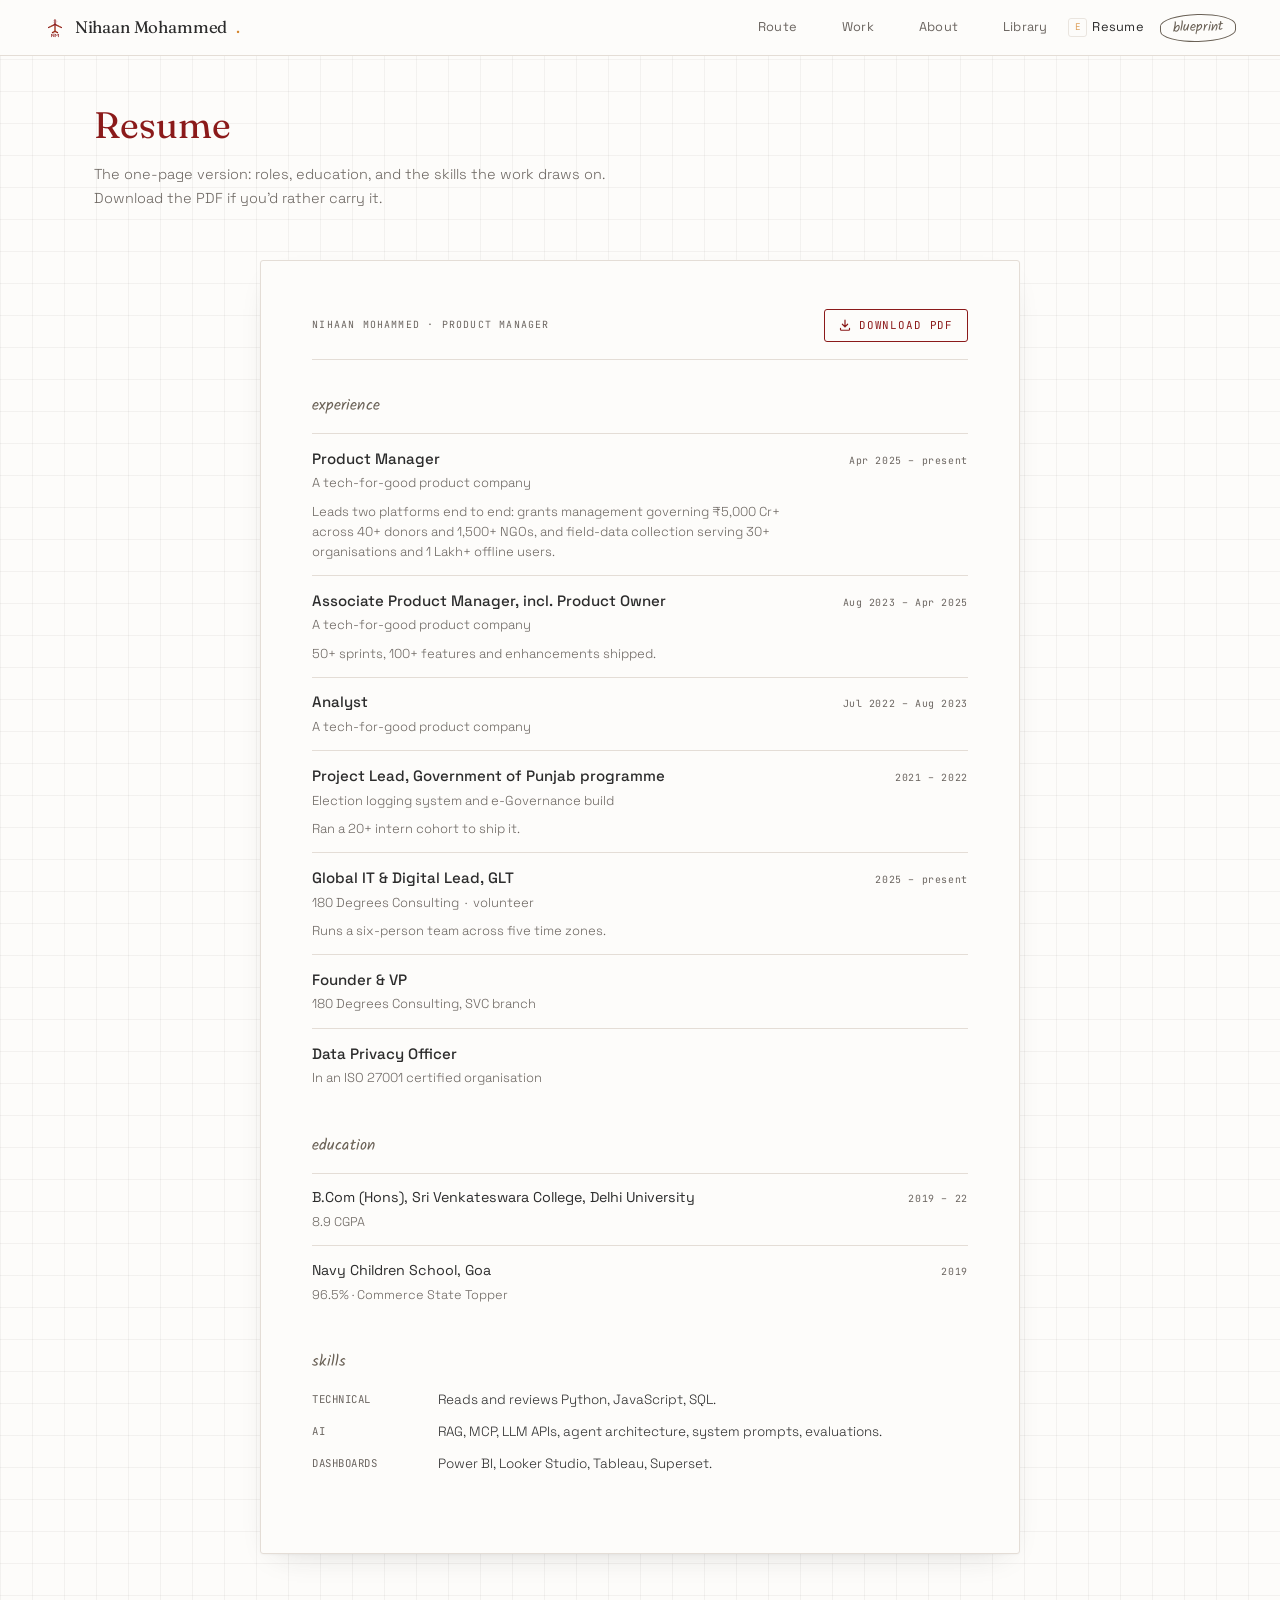
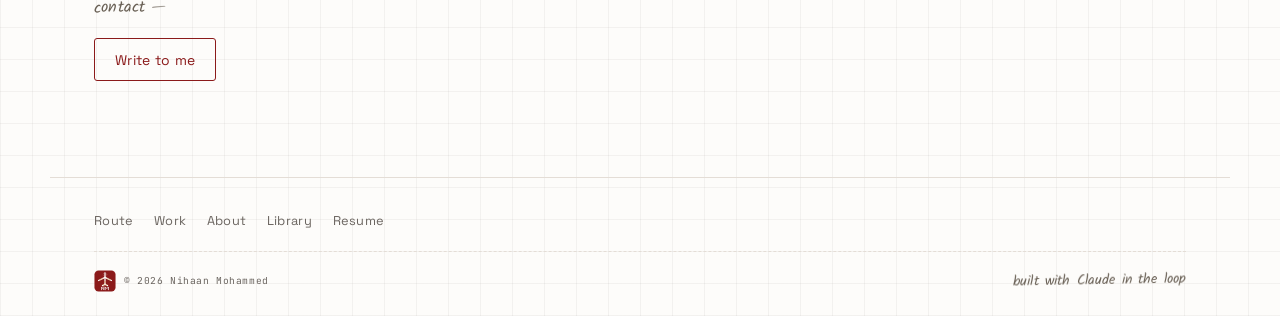
<file: resume.html>
<!DOCTYPE html>
<html lang="en">
<head>
<meta charset="UTF-8" />
<meta name="viewport" content="width=device-width, initial-scale=1.0" />
<title>Resume · Nihaan Mohammed</title>
<meta name="description" content="Nihaan Mohammed's resume: roles, education, and skills, at spec density." />
<link rel="icon" href="data:image/svg+xml,%3Csvg xmlns='http://www.w3.org/2000/svg' viewBox='0 0 96 96'%3E%3Crect x='2' y='2' width='92' height='92' rx='18' fill='%238B1A1A'/%3E%3Cpolyline points='26,68 26,28 46,68 46,28 58,50 70,28 70,68' fill='none' stroke='%23FDFCFA' stroke-width='6.5' stroke-linecap='round' stroke-linejoin='round'/%3E%3Ccircle cx='58' cy='50' r='2.6' fill='%23D4842A'/%3E%3C/svg%3E" />
<link rel="preconnect" href="https://fonts.googleapis.com" />
<link rel="preconnect" href="https://fonts.gstatic.com" crossorigin />
<link href="https://fonts.googleapis.com/css2?family=Fraunces:ital,opsz,wght@0,9..144,300;0,9..144,400;0,9..144,500;0,9..144,600;1,9..144,300;1,9..144,400&family=Space+Grotesk:wght@300;400;500&family=JetBrains+Mono:wght@300;400;500&family=Kalam:wght@300;400&display=swap" rel="stylesheet" />
<link rel="stylesheet" href="assets/site.css" />
</head>
<body>

<svg width="0" height="0" style="position:absolute" aria-hidden="true">
  <defs>
    <g id="plane">
      <line x1="48" y1="13" x2="48" y2="64" stroke-width="5.5" stroke-linecap="round" />
      <polyline points="20,46 48,32 76,46" fill="none" stroke-width="5.5" stroke-linecap="round" stroke-linejoin="round" />
      <polyline points="37,68 48,62 59,68" fill="none" stroke-width="5.5" stroke-linecap="round" stroke-linejoin="round" />
    </g>
    <g id="hits">
      <circle cx="27" cy="42.5" r="2.4" /><circle cx="35" cy="38.5" r="2.4" />
      <circle cx="61" cy="38.5" r="2.4" /><circle cx="69" cy="42.5" r="2.4" />
      <circle cx="43" cy="64.7" r="2.4" /><circle cx="53" cy="64.7" r="2.4" />
      <circle cx="48" cy="52" r="2.4" />
    </g>
    <g id="ring">
      <circle cx="48" cy="20" r="8" fill="none" stroke-width="1.6" stroke-dasharray="3 3.2" opacity="0.85" />
    </g>
    <g id="reg" fill="none" stroke-width="3.2" stroke-linecap="round" stroke-linejoin="round">
      <polyline points="33,86 33,74 43,86 43,74" />
      <polyline points="49,86 49,74 56,81 63,74 63,86" />
    </g>
    <g id="tile">
      <rect x="2" y="2" width="92" height="92" rx="18" fill="#8B1A1A" />
      <use href="#plane" stroke="#FDFCFA" />
      <use href="#hits" fill="#D4842A" />
      <use href="#ring" stroke="#FDFCFA" />
      <use href="#reg" stroke="#FDFCFA" />
    </g>
  </defs>
</svg>

<header class="topbar" role="banner">
  <a href="index.html" class="wordmark">
    <svg viewBox="0 0 96 96" aria-hidden="true"><use href="#plane" stroke="currentColor" /><use href="#hits" fill="#D4842A" /><use href="#ring" stroke="currentColor" /><use href="#reg" stroke="currentColor" /></svg>
    Nihaan Mohammed<span class="dot">.</span>
  </a>
  <nav class="topbar-nav" aria-label="Page navigation">
    <a href="route.html" class="nav-link"><span class="nav-key">R</span><span class="nav-label">Route</span></a>
    <a href="work.html" class="nav-link"><span class="nav-key">W</span><span class="nav-label">Work</span></a>
    <a href="about.html" class="nav-link"><span class="nav-key">A</span><span class="nav-label">About</span></a>
    <a href="library.html" class="nav-link"><span class="nav-key">L</span><span class="nav-label">Library</span></a>
    <a href="resume.html" class="nav-link"><span class="nav-key">E</span><span class="nav-label">Resume</span></a>
  </nav>
  <button id="bp-toggle" role="switch" aria-checked="false" aria-label="Blueprint mode: reveal design annotations">Blueprint</button>
</header>

<main class="page-main">
  <div class="container">

    <h1 class="page-title reveal">Resume</h1>
    <p class="resume-lede reveal">The one-page version: roles, education, and the skills the work draws on. Download the PDF if you'd rather carry it.</p>
    <div class="ann">A resume that lives on the page instead of a file people forget to update. The sheet you can still take with you: same content, same order, printed instead of pasted.</div>

    <div class="resume-sheet-wrap">
    <div class="resume-sheet reveal">
      <span class="sheet-tick tl" aria-hidden="true"></span>
      <span class="sheet-tick tr" aria-hidden="true"></span>
      <span class="sheet-tick bl" aria-hidden="true"></span>
      <span class="sheet-tick br" aria-hidden="true"></span>

      <div class="resume-sheet-bar">
        <span class="resume-sheet-tag">Nihaan Mohammed &middot; Product Manager</span>
        <a class="resume-download" href="assets/resume-nihaan-mohammed.pdf" download>
          <svg viewBox="0 0 16 16" aria-hidden="true" fill="none" stroke="currentColor" stroke-width="1.6" stroke-linecap="round" stroke-linejoin="round"><path d="M8 1.5v9M4.5 7l3.5 3.5L11.5 7M2 12.5v1.5a1 1 0 0 0 1 1h10a1 1 0 0 0 1-1v-1.5" /></svg>
          Download PDF
        </a>
      </div>

    <div class="resume-block reveal">
      <div class="resume-block-label">Experience</div>
      <div class="resume-row">
        <div>
          <div class="resume-role-title">Product Manager</div>
          <div class="resume-role-org">A tech-for-good product company</div>
          <div class="resume-detail">Leads two platforms end to end: grants management governing &#8377;5,000 Cr+ across 40+ donors and 1,500+ NGOs, and field-data collection serving 30+ organisations and 1 Lakh+ offline users.</div>
        </div>
        <div class="resume-role-date">Apr 2025 &ndash; present</div>
      </div>
      <div class="resume-row">
        <div>
          <div class="resume-role-title">Associate Product Manager, incl. Product Owner</div>
          <div class="resume-role-org">A tech-for-good product company</div>
          <div class="resume-detail">50+ sprints, 100+ features and enhancements shipped.</div>
        </div>
        <div class="resume-role-date">Aug 2023 &ndash; Apr 2025</div>
      </div>
      <div class="resume-row">
        <div>
          <div class="resume-role-title">Analyst</div>
          <div class="resume-role-org">A tech-for-good product company</div>
        </div>
        <div class="resume-role-date">Jul 2022 &ndash; Aug 2023</div>
      </div>
      <div class="resume-row">
        <div>
          <div class="resume-role-title">Project Lead, Government of Punjab programme</div>
          <div class="resume-role-org">Election logging system and e-Governance build</div>
          <div class="resume-detail">Ran a 20+ intern cohort to ship it.</div>
        </div>
        <div class="resume-role-date">2021 &ndash; 2022</div>
      </div>
      <div class="resume-row">
        <div>
          <div class="resume-role-title">Global IT &amp; Digital Lead, GLT</div>
          <div class="resume-role-org">180 Degrees Consulting &nbsp;&middot;&nbsp; volunteer</div>
          <div class="resume-detail">Runs a six-person team across five time zones.</div>
        </div>
        <div class="resume-role-date">2025 &ndash; present</div>
      </div>
      <div class="resume-row">
        <div>
          <div class="resume-role-title">Founder &amp; VP</div>
          <div class="resume-role-org">180 Degrees Consulting, SVC branch</div>
        </div>
        <div class="resume-role-date"></div>
      </div>
      <div class="resume-row">
        <div>
          <div class="resume-role-title">Data Privacy Officer</div>
          <div class="resume-role-org">In an ISO 27001 certified organisation</div>
        </div>
        <div class="resume-role-date"></div>
      </div>
    </div>

    <div class="resume-block reveal">
      <div class="resume-block-label">Education</div>
      <div class="resume-row">
        <div>
          <div class="resume-edu-line">B.Com (Hons), Sri Venkateswara College, Delhi University</div>
          <div class="resume-edu-sub">8.9 CGPA</div>
        </div>
        <div class="resume-role-date">2019 &ndash; 22</div>
      </div>
      <div class="resume-row">
        <div>
          <div class="resume-edu-line">Navy Children School, Goa</div>
          <div class="resume-edu-sub">96.5% &middot; Commerce State Topper</div>
        </div>
        <div class="resume-role-date">2019</div>
      </div>
    </div>

    <div class="resume-block reveal">
      <div class="resume-block-label">Skills</div>
      <div class="resume-skills-grid">
        <div class="resume-skills-label">Technical</div>
        <div class="resume-skills-value">Reads and reviews Python, JavaScript, SQL.</div>
        <div class="resume-skills-label">AI</div>
        <div class="resume-skills-value">RAG, MCP, LLM APIs, agent architecture, system prompts, evaluations.</div>
        <div class="resume-skills-label">Dashboards</div>
        <div class="resume-skills-value">Power BI, Looker Studio, Tableau, Superset.</div>
      </div>
    </div>

    </div>
    </div>

    <!-- CONTACT -->
    <section id="contact" aria-label="Contact">
      <div class="section-label">Contact</div>
      <div class="ann">Emails assembled at runtime, never in the markup. If a scraper wants my inbox, it can work for it the same way a person does.</div>
      <div class="contact-wrap reveal">
        <button class="contact-btn" id="contact-btn" aria-expanded="false" aria-controls="contact-reveal">Write to me</button>
        <div class="contact-reveal" id="contact-reveal" role="region" aria-label="Contact details">
          <div class="contact-links" id="contact-links"></div>
        </div>
      </div>
    </section>

  </div>
</main>

<footer>
  <div class="footer-cta">
    <nav class="footer-nav" aria-label="Footer navigation">
      <a href="route.html">Route</a><a href="work.html">Work</a><a href="about.html">About</a><a href="library.html">Library</a><a href="resume.html">Resume</a>
    </nav>
  </div>
  <svg viewBox="0 0 96 96" aria-hidden="true"><use href="#tile" /></svg>
  <span class="footer-copy">&copy; 2026 Nihaan Mohammed</span>
  <span class="footer-hand hand">built with Claude in the loop</span>
</footer>

<div class="overlay-backdrop" id="shortcut-overlay" role="dialog" aria-modal="true" aria-label="Keyboard shortcuts">
  <div class="overlay-panel">
    <h2>Keyboard shortcuts</h2>
    <div class="overlay-list">
      <div class="overlay-row"><span class="kbd">H</span><span class="desc">Home</span></div>
      <div class="overlay-row"><span class="kbd">R</span><span class="desc">The Route</span></div>
      <div class="overlay-row"><span class="kbd">W</span><span class="desc">Work</span></div>
      <div class="overlay-row"><span class="kbd">A</span><span class="desc">About</span></div>
      <div class="overlay-row"><span class="kbd">L</span><span class="desc">The Library</span></div>
      <div class="overlay-row"><span class="kbd">E</span><span class="desc">Resume</span></div>
      <div class="overlay-row"><span class="kbd">C</span><span class="desc">Reveal contact details</span></div>
      <div class="overlay-row"><span class="kbd">B</span><span class="desc">Toggle Blueprint mode</span></div>
      <div class="overlay-row"><span class="kbd">Esc</span><span class="desc">Close the topmost open layer</span></div>
    </div>
    <div class="overlay-close-hint">Press Esc or click outside to close.</div>
  </div>
</div>

<script src="assets/site.js"></script>
</body>
</html>
</file>
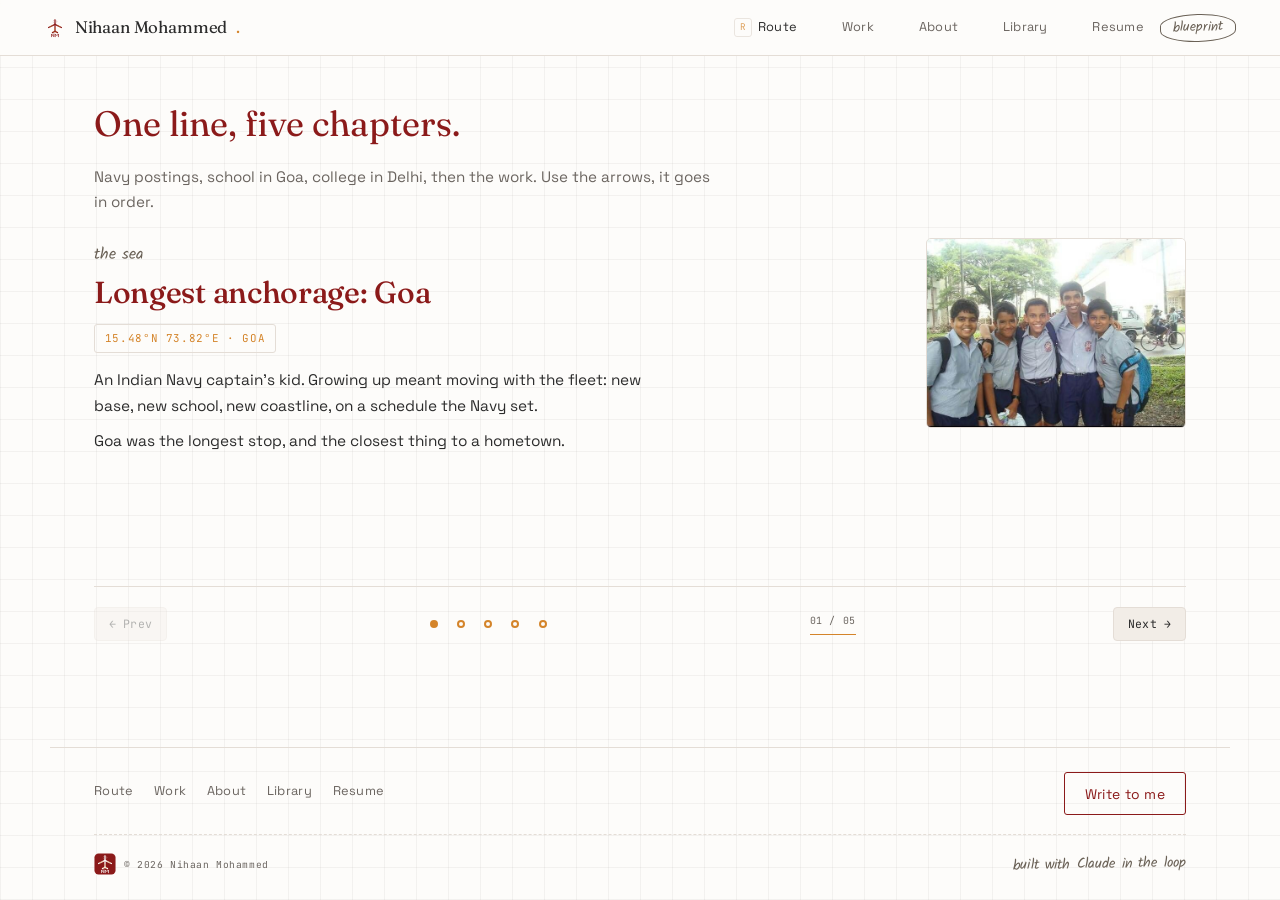
<file: route.html>
<!DOCTYPE html>
<html lang="en">
<head>
<meta charset="UTF-8" />
<meta name="viewport" content="width=device-width, initial-scale=1.0" />
<title>The Route · Nihaan Mohammed</title>
<meta name="description" content="One line, five chapters: from the Navy postings of a childhood at sea to specifying grants software today." />
<link rel="icon" href="data:image/svg+xml,%3Csvg xmlns='http://www.w3.org/2000/svg' viewBox='0 0 96 96'%3E%3Crect x='2' y='2' width='92' height='92' rx='18' fill='%238B1A1A'/%3E%3Cpolyline points='26,68 26,28 46,68 46,28 58,50 70,28 70,68' fill='none' stroke='%23FDFCFA' stroke-width='6.5' stroke-linecap='round' stroke-linejoin='round'/%3E%3Ccircle cx='58' cy='50' r='2.6' fill='%23D4842A'/%3E%3C/svg%3E" />
<link rel="preconnect" href="https://fonts.googleapis.com" />
<link rel="preconnect" href="https://fonts.gstatic.com" crossorigin />
<link href="https://fonts.googleapis.com/css2?family=Fraunces:ital,opsz,wght@0,9..144,300;0,9..144,400;0,9..144,500;0,9..144,600;1,9..144,300;1,9..144,400&family=Space+Grotesk:wght@300;400;500&family=JetBrains+Mono:wght@300;400;500&family=Kalam:wght@300;400&display=swap" rel="stylesheet" />
<link rel="stylesheet" href="assets/site.css" />
</head>
<body>

<svg width="0" height="0" style="position:absolute" aria-hidden="true">
  <defs>
    <g id="plane">
      <line x1="48" y1="13" x2="48" y2="64" stroke-width="5.5" stroke-linecap="round" />
      <polyline points="20,46 48,32 76,46" fill="none" stroke-width="5.5" stroke-linecap="round" stroke-linejoin="round" />
      <polyline points="37,68 48,62 59,68" fill="none" stroke-width="5.5" stroke-linecap="round" stroke-linejoin="round" />
    </g>
    <g id="hits">
      <circle cx="27" cy="42.5" r="2.4" /><circle cx="35" cy="38.5" r="2.4" />
      <circle cx="61" cy="38.5" r="2.4" /><circle cx="69" cy="42.5" r="2.4" />
      <circle cx="43" cy="64.7" r="2.4" /><circle cx="53" cy="64.7" r="2.4" />
      <circle cx="48" cy="52" r="2.4" />
    </g>
    <g id="ring">
      <circle cx="48" cy="20" r="8" fill="none" stroke-width="1.6" stroke-dasharray="3 3.2" opacity="0.85" />
    </g>
    <g id="reg" fill="none" stroke-width="3.2" stroke-linecap="round" stroke-linejoin="round">
      <polyline points="33,86 33,74 43,86 43,74" />
      <polyline points="49,86 49,74 56,81 63,74 63,86" />
    </g>
    <g id="tile">
      <rect x="2" y="2" width="92" height="92" rx="18" fill="#8B1A1A" />
      <use href="#plane" stroke="#FDFCFA" />
      <use href="#hits" fill="#D4842A" />
      <use href="#ring" stroke="#FDFCFA" />
      <use href="#reg" stroke="#FDFCFA" />
    </g>
    <path id="lap-s1" d="M44 116 L44 52 Q44 30 66 30 L126 30" />
    <path id="lap-s2" d="M126 30 L196 30 Q218 30 218 52 L218 74 Q218 92 200 96 L150 106" />
    <path id="lap-s3" d="M150 106 L70 124 Q44 130 44 116" />
    <g id="lap" fill="none" stroke-width="1" stroke-linecap="round" opacity="0.5">
      <use href="#lap-s1" /><use href="#lap-s2" /><use href="#lap-s3" />
      <line x1="126" y1="24" x2="126" y2="36" /><line x1="148" y1="100" x2="152" y2="112" /><line x1="36" y1="116" x2="52" y2="116" />
    </g>
    <g id="lap-labels" font-family="JetBrains Mono, monospace" font-size="7.5" letter-spacing="0.45" fill="currentColor">
      <text x="24" y="78">S1</text><text x="228" y="66">S2</text><text x="94" y="140">S3</text><text x="10" y="113">S/F</text>
    </g>
  </defs>
</svg>

<header class="topbar" role="banner">
  <a href="index.html" class="wordmark">
    <svg viewBox="0 0 96 96" aria-hidden="true"><use href="#plane" stroke="currentColor" /><use href="#hits" fill="#D4842A" /><use href="#ring" stroke="currentColor" /><use href="#reg" stroke="currentColor" /></svg>
    Nihaan Mohammed<span class="dot">.</span>
  </a>
  <nav class="topbar-nav" aria-label="Page navigation">
    <a href="route.html" class="nav-link"><span class="nav-key">R</span><span class="nav-label">Route</span></a>
    <a href="work.html" class="nav-link"><span class="nav-key">W</span><span class="nav-label">Work</span></a>
    <a href="about.html" class="nav-link"><span class="nav-key">A</span><span class="nav-label">About</span></a>
    <a href="library.html" class="nav-link"><span class="nav-key">L</span><span class="nav-label">Library</span></a>
    <a href="resume.html" class="nav-link"><span class="nav-key">E</span><span class="nav-label">Resume</span></a>
  </nav>
  <button id="bp-toggle" role="switch" aria-checked="false" aria-label="Blueprint mode: reveal design annotations">Blueprint</button>
</header>

<main class="page-main">
  <div class="container route-stage">

    <div class="route-intro reveal">
      <h1>One line, five chapters.</h1>
      <p>Navy postings, school in Goa, college in Delhi, then the work. Use the arrows, it goes in order.</p>
      <div class="ann">One chapter on screen at a time. Chapters swap in place instead of stacking into a scroll, so five chapters or fifteen, the page stays about one viewport tall.</div>
    </div>

    <div class="chapter-viewport">

      <!-- CHAPTER 1 — THE SEA -->
      <article class="chapter active" data-index="0" aria-label="Chapter 1 of 5: The Sea">
        <div>
          <div class="chapter-era">THE SEA</div>
          <h2 class="chapter-title">Longest anchorage: Goa</h2>
          <div class="texture-coords">15.48&deg;N 73.82&deg;E &middot; GOA</div>
          <div class="chapter-body">
            <p>An Indian Navy captain's kid. Growing up meant moving with the fleet: new base, new school, new coastline, on a schedule the Navy set.</p>
            <p>Goa was the longest stop, and the closest thing to a hometown.</p>
          </div>
          <div class="ann">No birth year, no father's name: clean-room rule. The coordinate readout stands in for the dashed track texture from v2, keeping the "before the record starts" framing without adding a chart element that needs its own explanation.</div>
        </div>
        <div class="chapter-frame">
          <img class="chapter-photo" src="assets/route/sea.jpg" width="612" height="447" alt="With school friends, in uniform" loading="lazy" />
          <svg class="route-schematic" viewBox="0 0 260 160" role="img" aria-label="Schematic: a ship's track through several postings, ending at Goa">
            <g fill="none" stroke="currentColor" stroke-width="1">
              <path d="M20 128 C 50 110, 60 70, 92 76 S 140 112, 168 84 S 200 40, 226 46" stroke-dasharray="4 4" />
              <circle cx="20" cy="128" r="3" /><circle cx="92" cy="76" r="3" /><circle cx="168" cy="84" r="3" />
              <circle cx="226" cy="46" r="9" stroke-dasharray="2 2.5" />
              <line x1="236" y1="132" x2="236" y2="108" /><polyline points="231,114 236,108 241,114" />
            </g>
            <circle cx="226" cy="46" r="3.5" fill="currentColor" />
            <text x="236" y="102" text-anchor="middle">N</text>
            <text x="250" y="28" text-anchor="end">GOA &middot; LONGEST STOP</text>
            <text x="10" y="154">FIG 1 &middot; SHIP'S TRACK, NAVY POSTINGS</text>
          </svg>
        </div>
      </article>

      <!-- CHAPTER 2 — THE PITCH -->
      <article class="chapter" data-index="1" aria-label="Chapter 2 of 5: The Pitch">
        <div>
          <div class="chapter-era">THE PITCH</div>
          <h2 class="chapter-title">Captain and trophies</h2>
          <div class="chapter-body">
            <p>Navy Children School, Goa. Football came first: two CBSE Nationals, the second as captain of the Goa and Maharashtra side in 2019. Basketball at the inter-district championship, the inter-house cup, 10+ Model UNs. The school named me All-Rounder of the Year.</p>
            <p>The books worked out too: state topper in Commerce at the end of it.</p>
          </div>
          <div class="chapter-chips">
            <span class="chip stat">CBSE Clusters &middot; 1st &middot; 2019 &middot; Nationals, captain</span>
            <span class="chip stat">CBSE Clusters, Kerala &middot; 2nd &middot; 2016&ndash;17 &middot; Nationals</span>
            <span class="chip stat">CBSE Clusters &middot; 3rd &middot; 2017&ndash;18</span>
            <span class="chip stat">All-Rounder of the Year</span>
            <span class="chip stat">Commerce State Topper, Goa &middot; 96.5% &middot; 2019</span>
          </div>
          <div class="ann">Each result carries its year and its actual placing. Nothing rounded up.</div>
        </div>
        <div class="chapter-frame">
          <img class="chapter-photo" src="assets/route/pitch.jpg" width="640" height="480" alt="The school football team with its medals and trophy" loading="lazy" />
          <svg class="route-schematic" viewBox="0 0 260 160" role="img" aria-label="Schematic: a football pitch above a podium. CBSE Clusters: 2nd in 2016 to 17, 1st in 2019, 3rd in 2017 to 18">
            <g fill="none" stroke="currentColor" stroke-width="1">
              <rect x="30" y="10" width="200" height="70" rx="1" />
              <line x1="130" y1="10" x2="130" y2="80" /><circle cx="130" cy="45" r="13" />
              <rect x="30" y="27" width="26" height="36" /><rect x="204" y="27" width="26" height="36" />
              <rect x="70" y="118" width="40" height="22" /><rect x="110" y="106" width="40" height="34" stroke-width="2" /><rect x="150" y="126" width="40" height="14" />
              <line x1="56" y1="140" x2="204" y2="140" />
            </g>
            <circle cx="130" cy="45" r="2" fill="currentColor" />
            <text x="90" y="113" text-anchor="middle">2016&ndash;17</text><text x="130" y="101" text-anchor="middle">2019 &middot; CAPT</text><text x="170" y="121" text-anchor="middle">2017&ndash;18</text>
            <text x="90" y="133" text-anchor="middle">2ND</text><text x="130" y="127" text-anchor="middle">1ST</text><text x="170" y="136" text-anchor="middle">3RD</text>
            <text x="10" y="154">FIG 2 &middot; CBSE CLUSTERS, PLACINGS</text>
          </svg>
        </div>
      </article>

      <!-- CHAPTER 3 — DELHI · S1 -->
      <article class="chapter" data-index="2" aria-label="Chapter 3 of 5: Delhi">
        <div>
          <div class="chapter-era">DELHI <span class="sector">&middot; S1</span></div>
          <h2 class="chapter-title">Building things before it was a job</h2>
          <div class="chapter-body">
            <p>B.Com (Hons), Sri Venkateswara College, Delhi University. 8.9 CGPA, 2019&ndash;22.</p>
            <p>Founded the 180 Degrees Consulting branch at SVC: starting a chapter from scratch meant recruiting a team and proving the model before any client would trust it.</p>
            <p>Project Lead on a Government of Punjab programme through 2021&ndash;22: an election logging system and an e-Governance build, running a 20+ intern cohort to ship it.</p>
          </div>
          <div class="ann">"S1" opens the Formula-1 sector-marker motif carried through the remaining chapters: a lap timed in sectors, each one a distinct phase of building capability.</div>
        </div>
        <div class="chapter-frame">
          <img class="chapter-photo" src="assets/route/delhi.jpg" width="640" height="960" alt="Running the Freedom Run, bib 1163" loading="lazy" />
          <svg class="route-schematic" viewBox="0 0 260 160" role="img" aria-label="Schematic: a lap circuit in three sectors, sector one lit, 2019 to 22">
            <use href="#lap" stroke="currentColor" />
            <use href="#lap-s1" fill="none" stroke="currentColor" stroke-width="2.4" stroke-linecap="round" />
            <circle cx="126" cy="30" r="3.5" fill="currentColor" />
            <use href="#lap-labels" />
            <text x="131" y="64" text-anchor="middle">S1 &middot; 2019&ndash;22</text>
            <text x="131" y="78" text-anchor="middle">B.COM &middot; 180DC &middot; PUNJAB</text>
            <text x="10" y="154">FIG 3 &middot; THE LAP IN SECTORS, S1 OF 3</text>
          </svg>
        </div>
      </article>

      <!-- CHAPTER 4 — THE BUILD · S2 -->
      <article class="chapter" data-index="3" aria-label="Chapter 4 of 5: The Build">
        <div>
          <div class="chapter-era">THE BUILD <span class="sector">&middot; S2</span></div>
          <h2 class="chapter-title">Four years, two platforms</h2>
          <div class="chapter-body">
            <p>Joined a tech-for-good product company in July 2022. Analyst, then Associate PM (Aug 2023), then Product Manager (Apr 2025). Same company, three promotions, each one a bigger slice of the product.</p>
            <p>Now I lead two platforms end to end, from the data model to compliance to the specs engineers build from.</p>
          </div>
          <div class="chapter-chips">
            <span class="chip stat">&#8377;5,000 Cr+ grants governed</span>
            <span class="chip stat">40+ donors &middot; 1,500+ NGOs</span>
            <span class="chip stat">1 Lakh+ offline field users</span>
            <span class="chip stat">Data Privacy Officer</span>
          </div>
          <div class="texture-tick-row">
            <span>2022</span><span>2023</span><span>2025</span>
          </div>
          <div class="ann">Employer intentionally unnamed: hard rule. Year ticks styled like gear-shift markers keep the F1 motif going without adding a second metaphor.</div>
        </div>
        <div class="chapter-frame">
          <img class="chapter-photo" src="assets/route/build.jpg" width="640" height="800" alt="Writing a delivery plan out on a whiteboard table" loading="lazy" />
          <svg class="route-schematic" viewBox="0 0 260 160" role="img" aria-label="Schematic: a lap circuit in three sectors, sector two lit, 2022 to 25">
            <use href="#lap" stroke="currentColor" />
            <use href="#lap-s2" fill="none" stroke="currentColor" stroke-width="2.4" stroke-linecap="round" />
            <circle cx="150" cy="106" r="3.5" fill="currentColor" />
            <use href="#lap-labels" />
            <text x="131" y="64" text-anchor="middle">S2 &middot; 2022&ndash;25</text>
            <text x="131" y="78" text-anchor="middle">ANALYST &rsaquo; APM &rsaquo; PM</text>
            <text x="10" y="154">FIG 4 &middot; THE LAP IN SECTORS, S2 OF 3</text>
          </svg>
        </div>
      </article>

      <!-- CHAPTER 5 — NOW · S3 -->
      <article class="chapter" data-index="4" aria-label="Chapter 5 of 5: Now">
        <div>
          <div class="chapter-era">NOW <span class="sector">&middot; S3</span></div>
          <h2 class="chapter-title">Where the line is now</h2>
          <div class="chapter-body">
            <p>Product Manager of two platforms, building with AI agents in the delivery loop. I review what they write.</p>
            <p>Global IT &amp; Digital Lead at 180 Degrees Consulting, volunteer, running a six-person team spread across five time zones.</p>
          </div>
          <div class="route-end">
            <svg viewBox="0 0 96 96" aria-hidden="true"><use href="#plane" stroke="currentColor" /><use href="#hits" fill="#D4842A" /><use href="#ring" stroke="currentColor" /><use href="#reg" stroke="currentColor" /></svg>
            <div class="ann">the ring stays empty, next chapter</div>
          </div>
        </div>
        <div class="chapter-frame">
          <img class="chapter-photo" src="assets/route/now.jpg" width="640" height="800" alt="Speaking at a partners’ workshop, March 2026" loading="lazy" />
          <svg class="route-schematic" viewBox="0 0 260 160" role="img" aria-label="Schematic: a lap circuit in three sectors, sector three drawn dashed, in progress since 2025">
            <use href="#lap" stroke="currentColor" />
            <use href="#lap-s3" fill="none" stroke="currentColor" stroke-width="2.4" stroke-linecap="round" stroke-dasharray="5 4" />
            <circle cx="44" cy="116" r="7" fill="none" stroke-dasharray="2 2.5" />
            <circle cx="110" cy="115" r="3.5" fill="currentColor" />
            <use href="#lap-labels" />
            <text x="131" y="64" text-anchor="middle">S3 &middot; 2025 ON</text>
            <text x="131" y="78" text-anchor="middle">IN PROGRESS</text>
            <text x="10" y="154">FIG 5 &middot; THE LAP IN SECTORS, S3 OF 3</text>
          </svg>
        </div>
      </article>

    </div>

    <div class="route-nav">
      <button type="button" class="route-nav-btn" id="routePrev" aria-label="Previous chapter">&larr; Prev</button>
      <div class="route-waypoints" role="tablist" aria-label="Chapters">
        <button type="button" class="waypoint active" data-index="0" aria-label="Chapter 1: The Sea"><span class="dot"></span></button>
        <button type="button" class="waypoint" data-index="1" aria-label="Chapter 2: The Pitch"><span class="dot"></span></button>
        <button type="button" class="waypoint" data-index="2" aria-label="Chapter 3: Delhi"><span class="dot"></span></button>
        <button type="button" class="waypoint" data-index="3" aria-label="Chapter 4: The Build"><span class="dot"></span></button>
        <button type="button" class="waypoint" data-index="4" aria-label="Chapter 5: Now"><span class="dot"></span></button>
      </div>
      <span class="route-progress" id="routeProgress">01 / 05</span>
      <button type="button" class="route-nav-btn" id="routeNext" aria-label="Next chapter">Next &rarr;</button>
    </div>

  </div>
</main>

<footer>
  <div class="footer-cta">
    <nav class="footer-nav" aria-label="Footer navigation">
      <a href="route.html">Route</a><a href="work.html">Work</a><a href="about.html">About</a><a href="library.html">Library</a><a href="resume.html">Resume</a>
    </nav>
    <div class="contact-wrap">
      <button class="contact-btn" id="footer-contact-btn" aria-expanded="false" aria-controls="footer-contact-reveal">Write to me</button>
      <div class="contact-reveal" id="footer-contact-reveal" role="region" aria-label="Contact details">
        <div class="contact-links"></div>
      </div>
    </div>
  </div>
  <svg viewBox="0 0 96 96" aria-hidden="true"><use href="#tile" /></svg>
  <span class="footer-copy">&copy; 2026 Nihaan Mohammed</span>
  <span class="footer-hand hand">built with Claude in the loop</span>
</footer>

<div class="overlay-backdrop" id="shortcut-overlay" role="dialog" aria-modal="true" aria-label="Keyboard shortcuts">
  <div class="overlay-panel">
    <h2>Keyboard shortcuts</h2>
    <div class="overlay-list">
      <div class="overlay-row"><span class="kbd">H</span><span class="desc">Home</span></div>
      <div class="overlay-row"><span class="kbd">R</span><span class="desc">The Route</span></div>
      <div class="overlay-row"><span class="kbd">W</span><span class="desc">Work</span></div>
      <div class="overlay-row"><span class="kbd">A</span><span class="desc">About</span></div>
      <div class="overlay-row"><span class="kbd">L</span><span class="desc">The Library</span></div>
      <div class="overlay-row"><span class="kbd">E</span><span class="desc">Resume</span></div>
      <div class="overlay-row"><span class="kbd">C</span><span class="desc">Reveal contact details</span></div>
      <div class="overlay-row"><span class="kbd">B</span><span class="desc">Toggle Blueprint mode</span></div>
      <div class="overlay-row"><span class="kbd">&larr; &rarr;</span><span class="desc">Navigate route chapters</span></div>
      <div class="overlay-row"><span class="kbd">Esc</span><span class="desc">Close the topmost open layer</span></div>
    </div>
    <div class="overlay-close-hint">Press Esc or click outside to close.</div>
  </div>
</div>

<script src="assets/site.js"></script>
<script>
  (function () {
    var chapters = Array.prototype.slice.call(document.querySelectorAll('.chapter'));
    var waypoints = Array.prototype.slice.call(document.querySelectorAll('.waypoint'));
    var prevBtn = document.getElementById('routePrev');
    var nextBtn = document.getElementById('routeNext');
    var progress = document.getElementById('routeProgress');
    var current = 0;

    function render() {
      chapters.forEach(function (ch, i) { ch.classList.toggle('active', i === current); });
      waypoints.forEach(function (wp, i) { wp.classList.toggle('active', i === current); });
      prevBtn.disabled = current === 0;
      nextBtn.disabled = current === chapters.length - 1;
      progress.textContent = String(current + 1).padStart(2, '0') + ' / ' + String(chapters.length).padStart(2, '0');
    }

    function goTo(idx) {
      current = Math.max(0, Math.min(chapters.length - 1, idx));
      render();
    }

    prevBtn.addEventListener('click', function () { goTo(current - 1); });
    nextBtn.addEventListener('click', function () { goTo(current + 1); });
    waypoints.forEach(function (wp) {
      wp.addEventListener('click', function () { goTo(parseInt(wp.dataset.index, 10)); });
    });

    window.__routeNav = { next: function () { goTo(current + 1); }, prev: function () { goTo(current - 1); } };

    render();
  })();
</script>
</body>
</html>
</file>
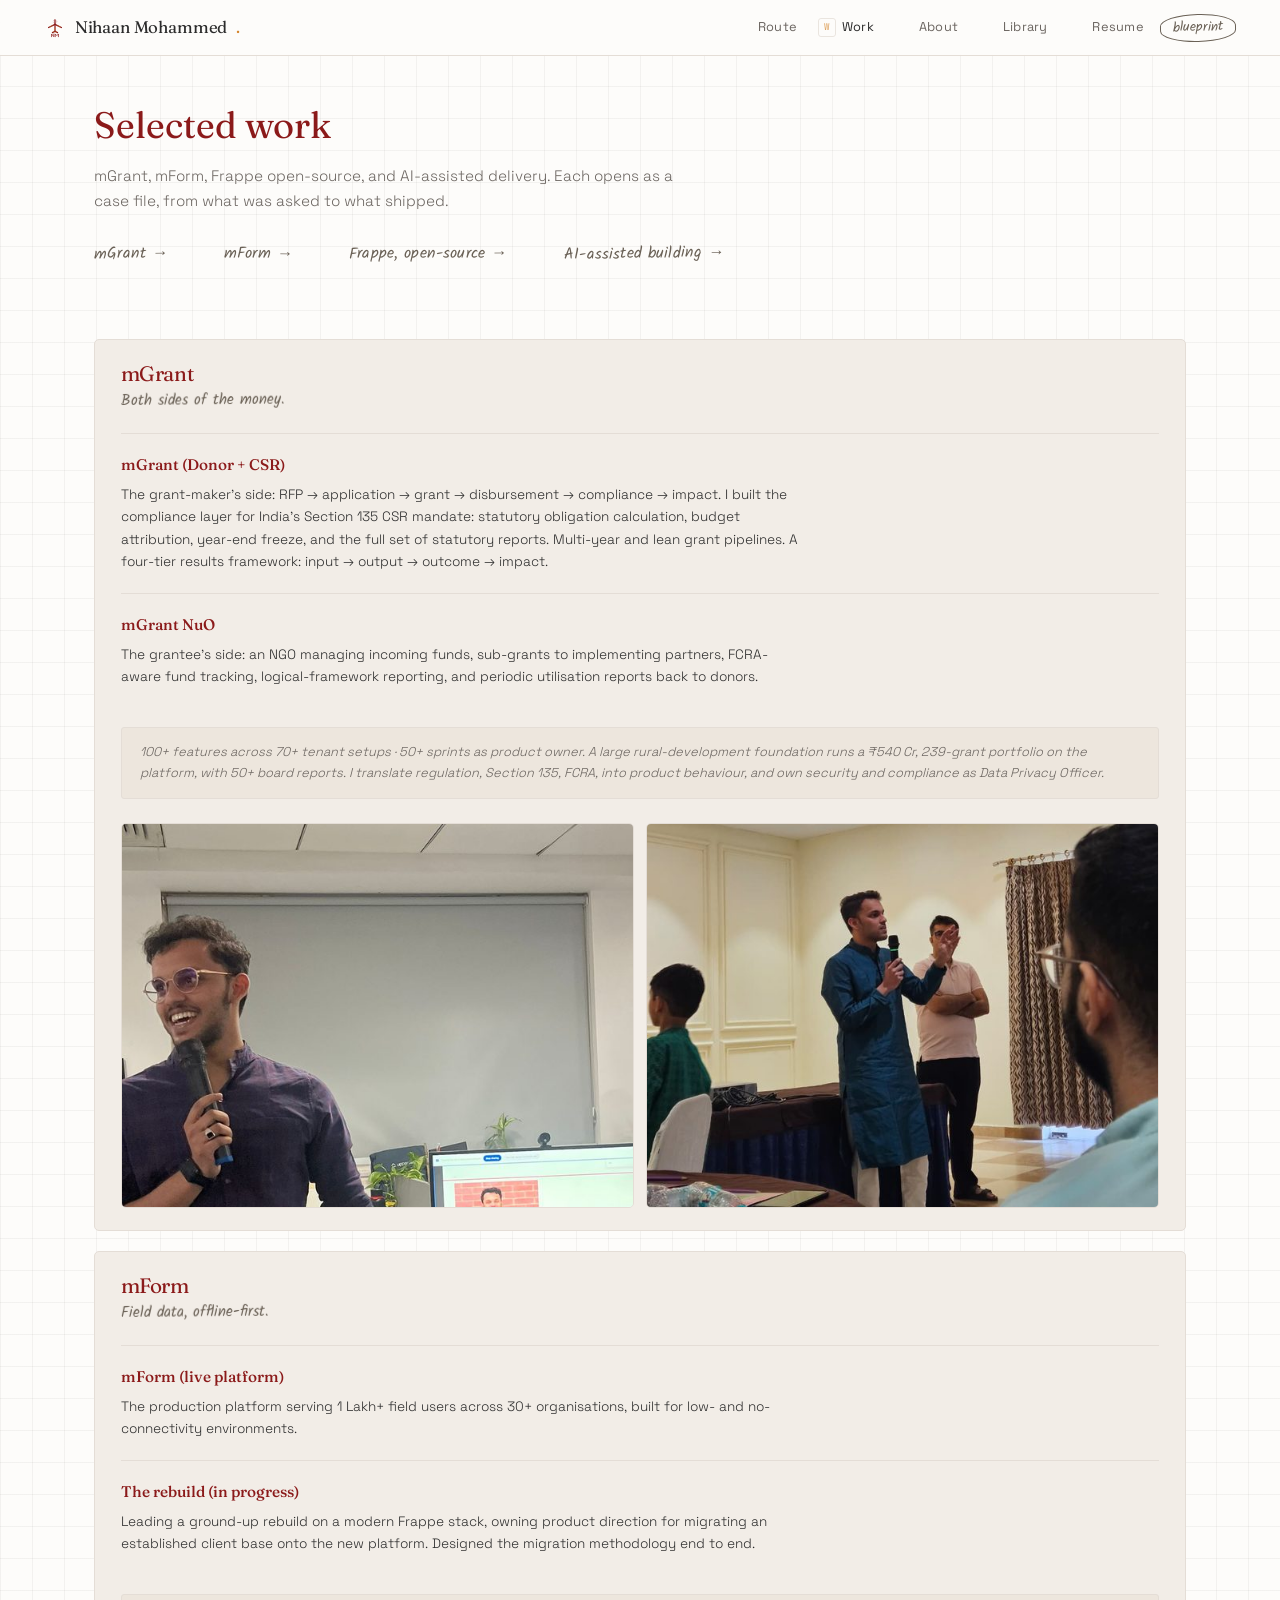
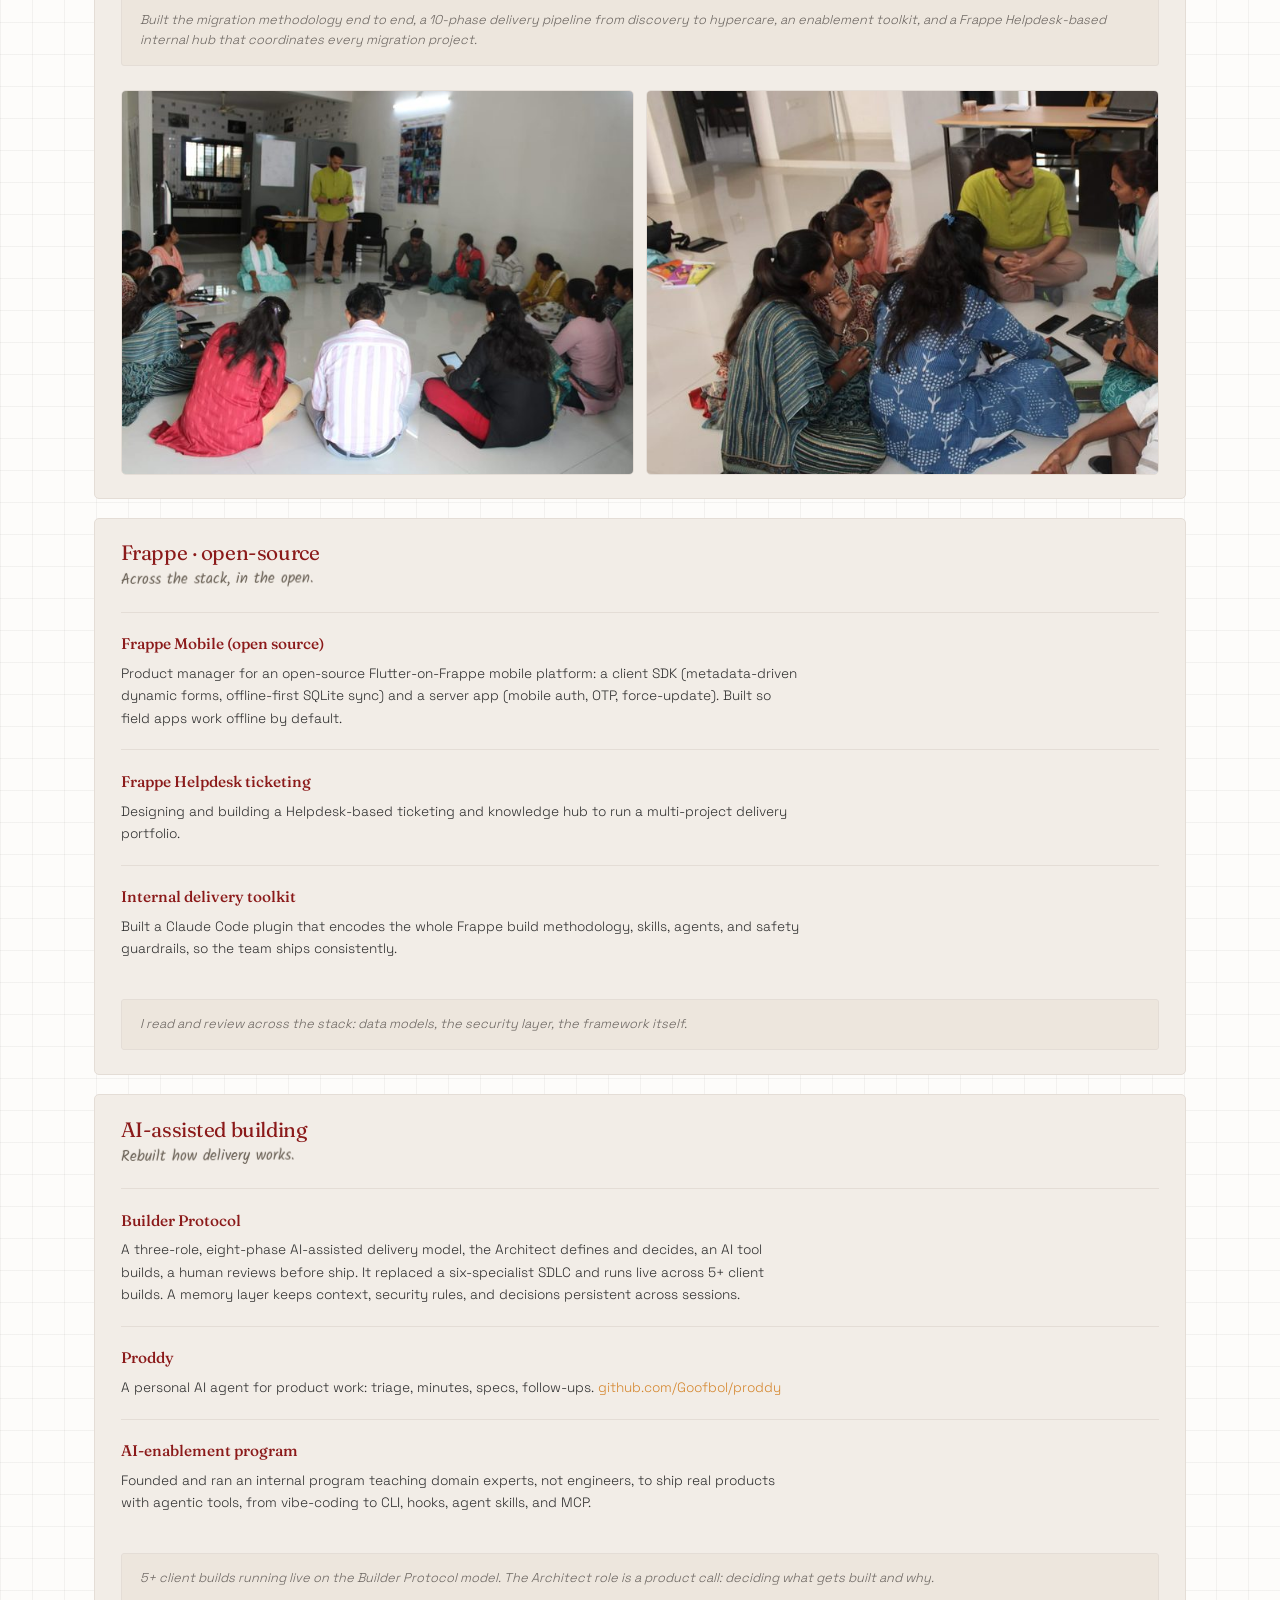
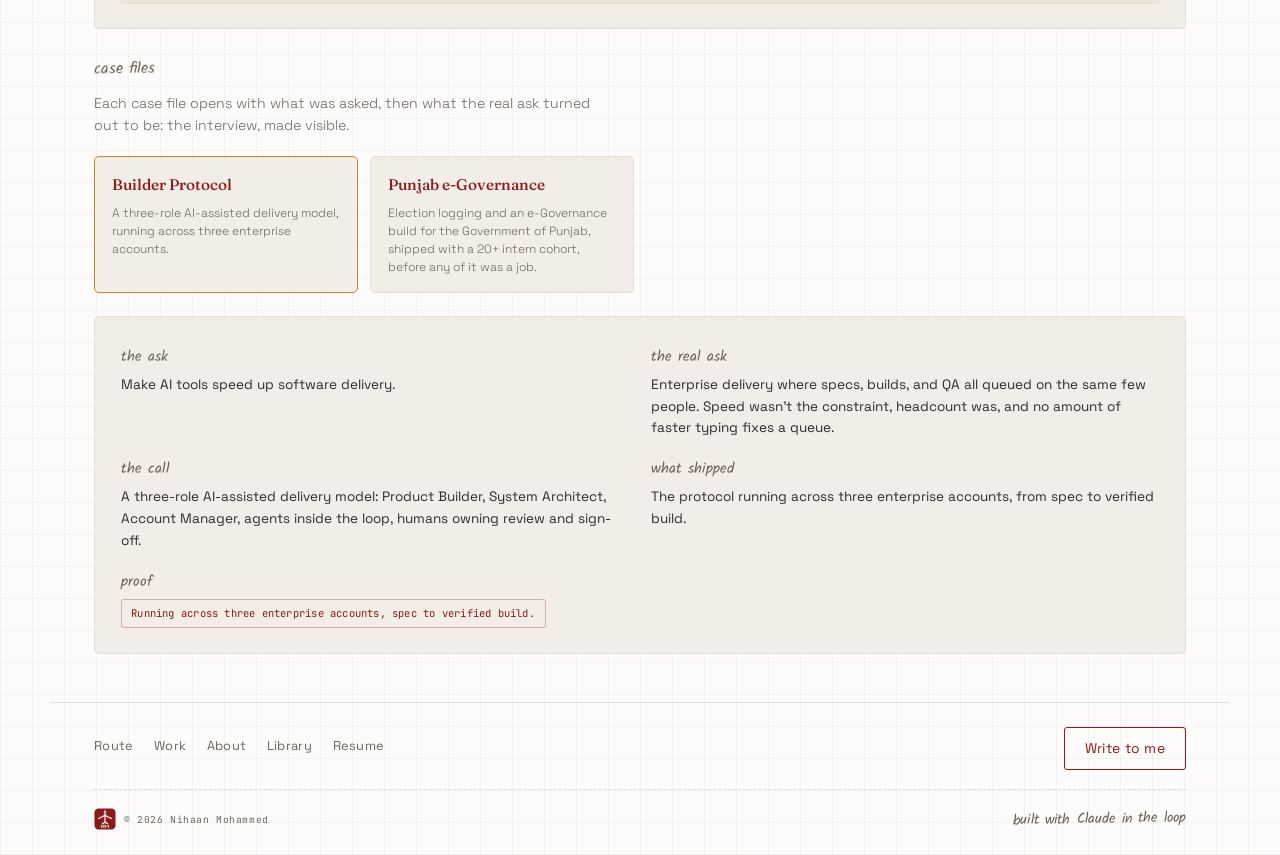
<file: work.html>
<!DOCTYPE html>
<html lang="en">
<head>
<meta charset="UTF-8" />
<meta name="viewport" content="width=device-width, initial-scale=1.0" />
<title>Work · Nihaan Mohammed</title>
<meta name="description" content="Four worlds and the case files behind them: mGrant, mForm, Frappe open-source, and AI-assisted building." />
<link rel="icon" href="data:image/svg+xml,%3Csvg xmlns='http://www.w3.org/2000/svg' viewBox='0 0 96 96'%3E%3Crect x='2' y='2' width='92' height='92' rx='18' fill='%238B1A1A'/%3E%3Cpolyline points='26,68 26,28 46,68 46,28 58,50 70,28 70,68' fill='none' stroke='%23FDFCFA' stroke-width='6.5' stroke-linecap='round' stroke-linejoin='round'/%3E%3Ccircle cx='58' cy='50' r='2.6' fill='%23D4842A'/%3E%3C/svg%3E" />
<link rel="preconnect" href="https://fonts.googleapis.com" />
<link rel="preconnect" href="https://fonts.gstatic.com" crossorigin />
<link href="https://fonts.googleapis.com/css2?family=Fraunces:ital,opsz,wght@0,9..144,300;0,9..144,400;0,9..144,500;0,9..144,600;1,9..144,300;1,9..144,400&family=Space+Grotesk:wght@300;400;500&family=JetBrains+Mono:wght@300;400;500&family=Kalam:wght@300;400&display=swap" rel="stylesheet" />
<link rel="stylesheet" href="assets/site.css" />
<style>
  .case-part-label.ask { color: var(--text-muted); }
</style>
</head>
<body>

<svg width="0" height="0" style="position:absolute" aria-hidden="true">
  <defs>
    <g id="plane">
      <line x1="48" y1="13" x2="48" y2="64" stroke-width="5.5" stroke-linecap="round" />
      <polyline points="20,46 48,32 76,46" fill="none" stroke-width="5.5" stroke-linecap="round" stroke-linejoin="round" />
      <polyline points="37,68 48,62 59,68" fill="none" stroke-width="5.5" stroke-linecap="round" stroke-linejoin="round" />
    </g>
    <g id="hits">
      <circle cx="27" cy="42.5" r="2.4" /><circle cx="35" cy="38.5" r="2.4" />
      <circle cx="61" cy="38.5" r="2.4" /><circle cx="69" cy="42.5" r="2.4" />
      <circle cx="43" cy="64.7" r="2.4" /><circle cx="53" cy="64.7" r="2.4" />
      <circle cx="48" cy="52" r="2.4" />
    </g>
    <g id="ring">
      <circle cx="48" cy="20" r="8" fill="none" stroke-width="1.6" stroke-dasharray="3 3.2" opacity="0.85" />
    </g>
    <g id="reg" fill="none" stroke-width="3.2" stroke-linecap="round" stroke-linejoin="round">
      <polyline points="33,86 33,74 43,86 43,74" />
      <polyline points="49,86 49,74 56,81 63,74 63,86" />
    </g>
    <g id="tile">
      <rect x="2" y="2" width="92" height="92" rx="18" fill="#8B1A1A" />
      <use href="#plane" stroke="#FDFCFA" />
      <use href="#hits" fill="#D4842A" />
      <use href="#ring" stroke="#FDFCFA" />
      <use href="#reg" stroke="#FDFCFA" />
    </g>
  </defs>
</svg>

<header class="topbar" role="banner">
  <a href="index.html" class="wordmark">
    <svg viewBox="0 0 96 96" aria-hidden="true"><use href="#plane" stroke="currentColor" /><use href="#hits" fill="#D4842A" /><use href="#ring" stroke="currentColor" /><use href="#reg" stroke="currentColor" /></svg>
    Nihaan Mohammed<span class="dot">.</span>
  </a>
  <nav class="topbar-nav" aria-label="Page navigation">
    <a href="route.html" class="nav-link"><span class="nav-key">R</span><span class="nav-label">Route</span></a>
    <a href="work.html" class="nav-link"><span class="nav-key">W</span><span class="nav-label">Work</span></a>
    <a href="about.html" class="nav-link"><span class="nav-key">A</span><span class="nav-label">About</span></a>
    <a href="library.html" class="nav-link"><span class="nav-key">L</span><span class="nav-label">Library</span></a>
    <a href="resume.html" class="nav-link"><span class="nav-key">E</span><span class="nav-label">Resume</span></a>
  </nav>
  <button id="bp-toggle" role="switch" aria-checked="false" aria-label="Blueprint mode: reveal design annotations">Blueprint</button>
</header>

<main class="page-main">
  <div class="container">

    <h1 class="page-title reveal">Selected work</h1>
    <p class="page-lede reveal">mGrant, mForm, Frappe open-source, and AI-assisted delivery. Each opens as a case file, from what was asked to what shipped.</p>

    <section aria-label="Jump to an area">
      <div class="margin-notes reveal" style="padding: 0 0 1.5rem;">
        <a class="hand" href="#w-mgrant" style="transform: rotate(-0.8deg);">mGrant &rarr;</a>
        <a class="hand" href="#w-mform" style="transform: rotate(0.6deg);">mForm &rarr;</a>
        <a class="hand" href="#w-frappe" style="transform: rotate(-0.4deg);">Frappe, open-source &rarr;</a>
        <a class="hand" href="#w-ai" style="transform: rotate(-1deg);">AI-assisted building &rarr;</a>
      </div>
      <div class="ann">The numbered card grid is gone: four areas aren't a sequence, so no 01&ndash;04. Pencil jump-links do the same job at a fraction of the visual weight.</div>
    </section>

    <!-- DEEP DIVE 1 — mGrant -->
    <div class="deep-dive reveal" id="w-mgrant" aria-label="mGrant deep dive">
      <div class="deep-dive-header">
        <div class="deep-dive-title">mGrant</div>
        <div class="deep-dive-sub">Both sides of the money.</div>
      </div>
      <div class="deep-dive-products">
        <div class="product-block">
          <div class="product-name">mGrant (Donor + CSR)</div>
          <p class="product-desc">The grant-maker's side: RFP &rarr; application &rarr; grant &rarr; disbursement &rarr; compliance &rarr; impact. I built the compliance layer for India's Section 135 CSR mandate: statutory obligation calculation, budget attribution, year-end freeze, and the full set of statutory reports. Multi-year and lean grant pipelines. A four-tier results framework: input &rarr; output &rarr; outcome &rarr; impact.</p>
        </div>
        <div class="product-block">
          <div class="product-name">mGrant NuO</div>
          <p class="product-desc">The grantee's side: an NGO managing incoming funds, sub-grants to implementing partners, FCRA-aware fund tracking, logical-framework reporting, and periodic utilisation reports back to donors.</p>
        </div>
      </div>
      <div class="stat-band">
        100+ features across 70+ tenant setups &middot; 50+ sprints as product owner. A large rural-development foundation runs a &#8377;540 Cr, 239-grant portfolio on the platform, with 50+ board reports. I translate regulation, Section 135, FCRA, into product behaviour, and own security and compliance as Data Privacy Officer.
      </div>
      <div class="deep-dive-imgs">
        <img class="work-photo" src="assets/work/presenting.jpg" width="640" height="480" alt="Presenting to the team at the office" loading="lazy" />
        <img class="work-photo" src="assets/work/workshop.jpg" width="640" height="480" alt="Speaking at a workshop" loading="lazy" />
      </div>
    </div>

    <!-- DEEP DIVE 2 — mForm -->
    <div class="deep-dive reveal" id="w-mform" aria-label="mForm deep dive">
      <div class="deep-dive-header">
        <div class="deep-dive-title">mForm</div>
        <div class="deep-dive-sub">Field data, offline-first.</div>
      </div>
      <div class="deep-dive-products">
        <div class="product-block">
          <div class="product-name">mForm (live platform)</div>
          <p class="product-desc">The production platform serving 1 Lakh+ field users across 30+ organisations, built for low- and no-connectivity environments.</p>
        </div>
        <div class="product-block">
          <div class="product-name">The rebuild (in progress)</div>
          <p class="product-desc">Leading a ground-up rebuild on a modern Frappe stack, owning product direction for migrating an established client base onto the new platform. Designed the migration methodology end to end.</p>
        </div>
      </div>
      <div class="stat-band">
        Built the migration methodology end to end, a 10-phase delivery pipeline from discovery to hypercare, an enablement toolkit, and a Frappe Helpdesk-based internal hub that coordinates every migration project.
      </div>
      <div class="deep-dive-imgs">
        <img class="work-photo" src="assets/work/field-training.jpg" width="640" height="480" alt="Training a field team, tablets in hand" loading="lazy" />
        <img class="work-photo" src="assets/work/field-tablets.jpg" width="640" height="480" alt="Working through the app with field staff on their tablets" loading="lazy" />
      </div>
    </div>

    <!-- DEEP DIVE 3 — Frappe / open-source -->
    <div class="deep-dive reveal" id="w-frappe" aria-label="Frappe open-source deep dive">
      <div class="deep-dive-header">
        <div class="deep-dive-title">Frappe &middot; open-source</div>
        <div class="deep-dive-sub">Across the stack, in the open.</div>
      </div>
      <div class="deep-dive-products">
        <div class="product-block">
          <div class="product-name">Frappe Mobile (open source)</div>
          <p class="product-desc">Product manager for an open-source Flutter-on-Frappe mobile platform: a client SDK (metadata-driven dynamic forms, offline-first SQLite sync) and a server app (mobile auth, OTP, force-update). Built so field apps work offline by default.</p>
        </div>
        <div class="product-block">
          <div class="product-name">Frappe Helpdesk ticketing</div>
          <p class="product-desc">Designing and building a Helpdesk-based ticketing and knowledge hub to run a multi-project delivery portfolio.</p>
        </div>
        <div class="product-block">
          <div class="product-name">Internal delivery toolkit</div>
          <p class="product-desc">Built a Claude Code plugin that encodes the whole Frappe build methodology, skills, agents, and safety guardrails, so the team ships consistently.</p>
        </div>
      </div>
      <div class="stat-band">
        I read and review across the stack: data models, the security layer, the framework itself.
      </div>
    </div>

    <!-- DEEP DIVE 4 — AI-assisted building -->
    <div class="deep-dive reveal" id="w-ai" aria-label="AI-assisted building deep dive">
      <div class="deep-dive-header">
        <div class="deep-dive-title">AI-assisted building</div>
        <div class="deep-dive-sub">Rebuilt how delivery works.</div>
      </div>
      <div class="deep-dive-products">
        <div class="product-block">
          <div class="product-name">Builder Protocol</div>
          <p class="product-desc">A three-role, eight-phase AI-assisted delivery model, the Architect defines and decides, an AI tool builds, a human reviews before ship. It replaced a six-specialist SDLC and runs live across 5+ client builds. A memory layer keeps context, security rules, and decisions persistent across sessions.</p>
        </div>
        <div class="product-block">
          <div class="product-name">Proddy</div>
          <p class="product-desc">A personal AI agent for product work: triage, minutes, specs, follow-ups. <a href="https://github.com/Goofbol/proddy" target="_blank" rel="noopener noreferrer">github.com/Goofbol/proddy</a></p>
        </div>
        <div class="product-block">
          <div class="product-name">AI-enablement program</div>
          <p class="product-desc">Founded and ran an internal program teaching domain experts, not engineers, to ship real products with agentic tools, from vibe-coding to CLI, hooks, agent skills, and MCP.</p>
        </div>
      </div>
      <div class="stat-band">
        5+ client builds running live on the Builder Protocol model. The Architect role is a product call: deciding what gets built and why.
      </div>
    </div>
    <div class="ann">Each world card above opens into its own deep dive: more product detail, a stat band at the close. The photos are from the work itself: talks, trainings, the field.</div>

    <div class="case-files">
      <div class="case-files-label">Case files</div>
      <p class="case-files-intro">Each case file opens with what was asked, then what the real ask turned out to be: the interview, made visible.</p>

      <div class="case-index">
        <button type="button" class="case-card" id="caseBuilderProtocolBtn" aria-expanded="true" aria-controls="caseBuilderProtocol">
          <span class="case-card-name">Builder Protocol</span>
          <span class="case-card-teaser">A three-role AI-assisted delivery model, running across three enterprise accounts.</span>
        </button>

        <button type="button" class="case-card" id="casePunjabBtn" aria-expanded="false" aria-controls="casePunjab">
          <span class="case-card-name">Punjab e-Governance</span>
          <span class="case-card-teaser">Election logging and an e-Governance build for the Government of Punjab, shipped with a 20+ intern cohort, before any of it was a job.</span>
        </button>



        <div class="case-detail" id="caseBuilderProtocol">
          <div>
            <div class="case-part-label ask">The ask</div>
            <div class="case-part-body">Make AI tools speed up software delivery.</div>
          </div>
          <div>
            <div class="case-part-label">The real ask</div>
            <div class="case-part-body">Enterprise delivery where specs, builds, and QA all queued on the same few people. Speed wasn't the constraint, headcount was, and no amount of faster typing fixes a queue.</div>
          </div>
          <div>
            <div class="case-part-label">The call</div>
            <div class="case-part-body">A three-role AI-assisted delivery model: Product Builder, System Architect, Account Manager, agents inside the loop, humans owning review and sign-off.</div>
          </div>
          <div>
            <div class="case-part-label">What shipped</div>
            <div class="case-part-body">The protocol running across three enterprise accounts, from spec to verified build.</div>
          </div>
          <div style="grid-column: 1 / -1;">
            <div class="case-part-label">Proof</div>
            <div class="case-part-body"><span class="chip proof">Running across three enterprise accounts, spec to verified build.</span></div>
          </div>
        </div>

        <div class="case-detail" id="casePunjab" hidden>
          <div>
            <div class="case-part-label ask">The ask</div>
            <div class="case-part-body">Build an election-day logging tool.</div>
          </div>
          <div>
            <div class="case-part-label">The real ask</div>
            <div class="case-part-body">A state government needed election-day logging and citizen-facing e-Governance both, with student capacity as the only build resource. The tool was the smaller half of the problem; structuring 20+ interns into shippable workstreams was the real one.</div>
          </div>
          <div>
            <div class="case-part-label">The call</div>
            <div class="case-part-body">Structure a 20+ intern cohort into shippable workstreams.</div>
          </div>
          <div>
            <div class="case-part-label">What shipped</div>
            <div class="case-part-body">The logging system and the e-Governance build, live for the 2022 cycle.</div>
          </div>
          <div style="grid-column: 1 / -1;">
            <div class="case-part-label">Proof</div>
            <div class="case-part-body"><span class="chip proof">Live for the 2022 cycle, shipped with a 20+ intern cohort.</span></div>
          </div>
        </div>
      </div>
      <div class="ann">The ask and the real ask are rarely the same sentence. Every case file opens with both, so "interview first" is a format here, not a claim I'm asking you to trust.</div>
    </div>

  </div>
</main>

<footer>
  <div class="footer-cta">
    <nav class="footer-nav" aria-label="Footer navigation">
      <a href="route.html">Route</a><a href="work.html">Work</a><a href="about.html">About</a><a href="library.html">Library</a><a href="resume.html">Resume</a>
    </nav>
    <div class="contact-wrap">
      <button class="contact-btn" id="footer-contact-btn" aria-expanded="false" aria-controls="footer-contact-reveal">Write to me</button>
      <div class="contact-reveal" id="footer-contact-reveal" role="region" aria-label="Contact details">
        <div class="contact-links"></div>
      </div>
    </div>
  </div>
  <svg viewBox="0 0 96 96" aria-hidden="true"><use href="#tile" /></svg>
  <span class="footer-copy">&copy; 2026 Nihaan Mohammed</span>
  <span class="footer-hand hand">built with Claude in the loop</span>
</footer>

<div class="overlay-backdrop" id="shortcut-overlay" role="dialog" aria-modal="true" aria-label="Keyboard shortcuts">
  <div class="overlay-panel">
    <h2>Keyboard shortcuts</h2>
    <div class="overlay-list">
      <div class="overlay-row"><span class="kbd">H</span><span class="desc">Home</span></div>
      <div class="overlay-row"><span class="kbd">R</span><span class="desc">The Route</span></div>
      <div class="overlay-row"><span class="kbd">W</span><span class="desc">Work</span></div>
      <div class="overlay-row"><span class="kbd">A</span><span class="desc">About</span></div>
      <div class="overlay-row"><span class="kbd">L</span><span class="desc">The Library</span></div>
      <div class="overlay-row"><span class="kbd">E</span><span class="desc">Resume</span></div>
      <div class="overlay-row"><span class="kbd">C</span><span class="desc">Reveal contact details</span></div>
      <div class="overlay-row"><span class="kbd">B</span><span class="desc">Toggle Blueprint mode</span></div>
      <div class="overlay-row"><span class="kbd">&uarr;&darr;</span><span class="desc">Move between case files</span></div>
      <div class="overlay-row"><span class="kbd">&crarr;</span><span class="desc">Open the focused case file</span></div>
      <div class="overlay-row"><span class="kbd">Esc</span><span class="desc">Close the topmost open layer</span></div>
    </div>
    <div class="overlay-close-hint">Press Esc or click outside to close.</div>
  </div>
</div>

<script src="assets/site.js"></script>
</body>
</html>
</file>
<file: assets/site.css>
/* =============================================
   NIHAAN MOHAMMED — PORTFOLIO V4 "CHART TABLE"
   Shared stylesheet across all six pages.
   Printed layer: Fraunces + maroon. Human layer: Kalam pencil.
   ============================================= */

:root {
  --cream:        #FDFCFA;
  --surface:      #F2EDE7;
  --surface-2:    #EDE6DD;
  --maroon:       #8B1A1A;
  --amber:        #D4842A;
  --amber-dim:    rgba(212, 132, 42, 0.15);
  --text:         #2C2C2C;
  --text-muted:   #6B6560;
  --border:       #E4DDD6;
  --pencil:       #6A6156;
  --grid-line:    rgba(107, 101, 96, 0.07);

  --font-serif:   'Fraunces', Georgia, serif;
  --font-sans:    'Space Grotesk', sans-serif;
  --font-mono:    'JetBrains Mono', monospace;
  --font-hand:    'Kalam', cursive;

  --max-w:        1180px;
  --pad:          clamp(1.25rem, 4vw, 2.75rem);

  --transition:   200ms ease;
  --ease-out:     cubic-bezier(0.22, 1, 0.36, 1);
}

*, *::before, *::after { box-sizing: border-box; margin: 0; padding: 0; }
html { scroll-behavior: smooth; }

body {
  background:
    repeating-linear-gradient(0deg, var(--grid-line) 0 1px, transparent 1px 32px),
    repeating-linear-gradient(90deg, var(--grid-line) 0 1px, transparent 1px 32px),
    var(--cream);
  color: var(--text);
  font-family: var(--font-sans);
  font-size: 16px;
  line-height: 1.6;
  -webkit-font-smoothing: antialiased;
  transition: background var(--transition), color var(--transition);
  overflow-x: hidden;
  min-height: 100vh;
  display: flex;
  flex-direction: column;
}

/* =============================================
   PENCIL VOICE — the human layer
   ============================================= */
.hand {
  font-family: var(--font-hand);
  font-weight: 400;
  color: var(--pencil);
  font-size: 0.95rem;
  letter-spacing: 0.01em;
}
a.hand:hover { color: var(--maroon); }
body.blueprint .hand { color: rgba(212, 132, 42, 0.85); }
body.blueprint a.hand:hover { color: var(--amber); }

a { color: var(--amber); text-decoration: none; transition: color var(--transition); }
:focus-visible { outline: 2px solid var(--amber); outline-offset: 3px; }
button { font: inherit; }

/* =============================================
   BLUEPRINT MODE — instant swap, no transition
   ============================================= */
body.blueprint {
  --cream:       #14100c;
  --surface:     #1e1812;
  --surface-2:   #231d16;
  --maroon:      #D4842A;
  --amber:       #D4842A;
  --amber-dim:   rgba(212, 132, 42, 0.12);
  --text:        #F2EDE7;
  --text-muted:  #B0A89E;
  --border:      rgba(212, 132, 42, 0.25);

  background-color: #14100c;
  background-image:
    linear-gradient(rgba(212, 132, 42, 0.10) 1px, transparent 1px),
    linear-gradient(90deg, rgba(212, 132, 42, 0.10) 1px, transparent 1px),
    linear-gradient(rgba(212, 132, 42, 0.04) 1px, transparent 1px),
    linear-gradient(90deg, rgba(212, 132, 42, 0.04) 1px, transparent 1px);
  background-size: 140px 140px, 140px 140px, 28px 28px, 28px 28px;
  color: #F2EDE7;
}

/* Blueprint mode: color-scheme swap has NO transition (instant, per spec) */
body.blueprint, body.blueprint * { transition-property: none !important; }
body.blueprint .ann, body.blueprint .ann * { transition: none !important; }

.topbar { background: rgba(253, 252, 250, 0.93); }
body.blueprint .topbar { background: rgba(20, 16, 12, 0.94); border-bottom-color: rgba(212, 132, 42, 0.25); }
body.blueprint .card { background: rgba(30, 24, 18, 0.85); border-color: rgba(212, 132, 42, 0.22); }
body.blueprint .card:hover { border-color: rgba(212, 132, 42, 0.55); }
body.blueprint .section-label { border-bottom-color: rgba(212, 132, 42, 0.22); }
body.blueprint .chip { background: rgba(212, 132, 42, 0.1); border-color: rgba(212, 132, 42, 0.28); color: #B0A89E; }
body.blueprint #bp-toggle { background: rgba(212, 132, 42, 0.15); border-color: rgba(212, 132, 42, 0.4); color: #D4842A; }
body.blueprint #bp-toggle[aria-checked="true"] { background: #D4842A; color: #14100c; border-color: #D4842A; }
body.blueprint footer { border-top-color: rgba(212, 132, 42, 0.18); }
body.blueprint .nav-link { color: #B0A89E; }
body.blueprint .nav-link:hover, body.blueprint .nav-link.active { color: #D4842A; }
body.blueprint .mark-block { border-color: rgba(212, 132, 42, 0.22); background: rgba(30,24,18,0.6); }
body.blueprint .deep-dive { background: rgba(30, 24, 18, 0.6); border-color: rgba(212, 132, 42, 0.2); }
body.blueprint .product-block { border-color: rgba(212, 132, 42, 0.18); }
body.blueprint .stat-band { background: rgba(35, 29, 22, 0.7); border-color: rgba(212, 132, 42, 0.22); }
body.blueprint .exp-entry { border-left-color: rgba(212, 132, 42, 0.3); }
body.blueprint .exp-entry::before { border-color: #14100c; }
body.blueprint .build-item { border-color: rgba(212, 132, 42, 0.18); }
body.blueprint .contact-btn { border-color: #D4842A; color: #D4842A; }
body.blueprint .contact-btn:hover { background: #D4842A; color: #14100c; }
body.blueprint .contact-reveal { background: rgba(30, 24, 18, 0.9); border-color: rgba(212, 132, 42, 0.22); }
body.blueprint .resume-row { border-color: rgba(212, 132, 42, 0.2); }
body.blueprint .case-card { background: rgba(30, 24, 18, 0.85); border-color: rgba(212, 132, 42, 0.22); }
body.blueprint .case-card:hover, body.blueprint .case-card.is-focused { border-color: rgba(212, 132, 42, 0.55); }
body.blueprint .case-detail { background: rgba(30, 24, 18, 0.6); border-color: rgba(212, 132, 42, 0.22); }
body.blueprint .thinking-list li::before { color: var(--amber); }
body.blueprint .img-frame { border-color: rgba(212, 132, 42, 0.4); background: rgba(30, 24, 18, 0.4); }
body.blueprint .kbd { background: rgba(212, 132, 42, 0.12); border-color: rgba(212, 132, 42, 0.4); color: var(--amber); }
body.blueprint .overlay-panel { background: #1e1812; border-color: rgba(212, 132, 42, 0.3); }
body.blueprint .ring-block { border-color: rgba(212, 132, 42, 0.22); background: rgba(30,24,18,0.6); }
body.blueprint .waypoint .dot { background: #14100c; }
body.blueprint .world-card { background: rgba(30, 24, 18, 0.85); border-color: rgba(212, 132, 42, 0.22); }
body.blueprint .world-card:hover { border-color: rgba(212, 132, 42, 0.55); }
body.blueprint .chapter-frame { border-color: rgba(212, 132, 42, 0.22); }

/* Blueprint-only annotation notes: hidden by default, revealed in dark mode */
.ann { display: none; }
body.blueprint .ann {
  display: block;
  font-family: var(--font-mono);
  font-size: 0.68rem;
  line-height: 1.6;
  color: var(--amber);
  background: rgba(212, 132, 42, 0.08);
  border: 1px dashed rgba(212, 132, 42, 0.5);
  border-radius: 3px;
  padding: 0.7rem 0.9rem;
  margin-top: 1rem;
  max-width: 62ch;
  letter-spacing: 0.01em;
  opacity: 0;
  transform: translateY(4px);
  animation: annFade 150ms ease-out forwards;
}
.ann::before {
  content: 'BLUEPRINT NOTE · ';
  letter-spacing: 0.1em;
  opacity: 0.7;
}
@keyframes annFade { to { opacity: 1; transform: translateY(0); } }
body.blueprint .ann:nth-of-type(1) { animation-delay: 0ms; }
body.blueprint .ann:nth-of-type(2) { animation-delay: 20ms; }
body.blueprint .ann:nth-of-type(3) { animation-delay: 40ms; }
body.blueprint .ann:nth-of-type(4) { animation-delay: 60ms; }
body.blueprint .ann:nth-of-type(5) { animation-delay: 80ms; }
body.blueprint .ann:nth-of-type(6) { animation-delay: 100ms; }

@media (prefers-reduced-motion: reduce) {
  body.blueprint .ann { animation: none; opacity: 1; transform: none; }
}

/* =============================================
   LAYOUT
   ============================================= */
.container { max-width: var(--max-w); margin: 0 auto; padding: 0 var(--pad); width: 100%; }
main { flex: 1; }

/* =============================================
   TOPBAR
   ============================================= */
.topbar {
  position: sticky;
  top: 0;
  z-index: 100;
  backdrop-filter: blur(10px);
  -webkit-backdrop-filter: blur(10px);
  border-bottom: 1px solid var(--border);
  padding: 0 var(--pad);
  height: 56px;
  display: flex;
  align-items: center;
  justify-content: space-between;
  gap: 1rem;
}

.wordmark {
  font-family: var(--font-serif);
  font-size: 1.05rem;
  font-weight: 400;
  color: var(--text);
  letter-spacing: -0.01em;
  white-space: nowrap;
  display: flex;
  align-items: center;
  gap: 0.55rem;
}
.wordmark svg { width: 22px; height: 22px; flex-shrink: 0; color: var(--maroon); }
body.blueprint .wordmark svg { color: var(--text); }
.wordmark .dot { color: var(--amber); }

.topbar-nav { display: flex; align-items: center; gap: clamp(0.7rem, 2vw, 1.3rem); margin-left: auto; }
.nav-link {
  font-family: var(--font-sans); font-size: 0.8rem; color: var(--text-muted); letter-spacing: 0.02em;
  white-space: nowrap; display: flex; align-items: center; gap: 0.35rem;
}
.nav-link:hover, .nav-link.active { color: var(--text); }
.nav-key {
  font-family: var(--font-mono); font-size: 0.58rem; color: var(--amber); border: 1px solid transparent;
  border-radius: 3px; padding: 0.05rem 0.32rem; letter-spacing: 0.02em;
  opacity: 0; transform: translateY(-2px); transition: opacity 150ms ease, transform 150ms ease, border-color 150ms ease;
}
.nav-link:hover .nav-key, .nav-link:focus-visible .nav-key, .nav-link.active .nav-key {
  opacity: 0.75; transform: none; border-color: var(--border);
}
@media (hover: none) { .nav-key { opacity: 0.4; transform: none; } }

/* phones: nav lives in a right-side drawer behind the burger */
.nav-burger { display: none; }
@media (max-width: 760px) {
  /* blur would make the topbar a containing block and trap the fixed drawer inside it */
  .topbar { backdrop-filter: none; -webkit-backdrop-filter: none; background: var(--cream); }
  body.blueprint .topbar { background: #14100c; }
  .wordmark { font-size: 0.98rem; }
  #bp-toggle { margin-left: auto; }
  .nav-burger {
    display: flex; flex-direction: column; gap: 4px; justify-content: center;
    background: none; border: none; padding: 0.55rem 0.3rem 0.55rem 0.55rem; cursor: pointer;
  }
  .nav-burger span { display: block; width: 20px; height: 2px; background: var(--text); border-radius: 2px; }
}
/* drawer state: site.js moves the nav to <body> on phones, so no ancestor can trap the fixed box */
.topbar-nav.drawer {
  position: fixed; top: 0; right: 0; bottom: 0; width: min(76vw, 300px);
  background: var(--cream); border-left: 1px solid var(--border);
  flex-direction: column; align-items: flex-start; gap: 1.5rem;
  padding: 4.5rem 1.7rem 2rem; margin-left: 0; z-index: 180;
  transform: translateX(105%); transition: transform 200ms var(--ease-out);
  box-shadow: -18px 0 40px -30px rgba(44,44,44,0.4);
}
.topbar-nav.drawer.open { transform: none; }
.topbar-nav.drawer .nav-key { display: none; }
.topbar-nav.drawer .nav-link { font-size: 1.05rem; }
body.blueprint .topbar-nav.drawer { background: #14100c; border-left-color: rgba(212, 132, 42, 0.3); }
.nav-drawer-backdrop { position: fixed; inset: 0; background: rgba(20, 16, 12, 0.35); z-index: 170; display: none; }
.nav-drawer-backdrop.visible { display: block; }
@media (min-width: 761px) { .nav-drawer-backdrop.visible { display: none; } }
@media (prefers-reduced-motion: reduce) { .topbar-nav { transition: none; } }

#bp-toggle {
  font-family: var(--font-hand); font-size: 0.85rem; text-transform: lowercase;
  color: var(--pencil); background: none; border: 1.4px solid var(--pencil); border-radius: 50% / 42%;
  transform: rotate(-1.5deg); padding: 0.12rem 0.75rem; cursor: pointer; white-space: nowrap;
}
#bp-toggle:focus-visible { box-shadow: 0 0 0 2px var(--amber); }
#bp-toggle[aria-checked="true"] { background: var(--amber); color: #14100c; border-color: var(--amber); }

/* =============================================
   REVEAL (IntersectionObserver baseline)
   ============================================= */
.reveal { opacity: 0; transform: translateY(10px); transition: opacity 0.2s var(--ease-out), transform 0.2s var(--ease-out); }
.reveal.visible { opacity: 1; transform: none; }
.reveal-delay-1 { transition-delay: 0.05s; }
.reveal-delay-2 { transition-delay: 0.1s; }
.reveal-delay-3 { transition-delay: 0.15s; }
.reveal-delay-4 { transition-delay: 0.2s; }

@media (prefers-reduced-motion: reduce) {
  html { scroll-behavior: auto; }
  .reveal { opacity: 1; transform: none; transition: none; }
  * { animation-duration: 0.001ms !important; animation-iteration-count: 1 !important; transition-duration: 0.001ms !important; }
}

/* =============================================
   SECTION HEADERS
   ============================================= */
.section-label {
  font-family: var(--font-hand); font-size: 1.02rem; color: var(--pencil); letter-spacing: 0.01em;
  text-transform: lowercase; margin-bottom: 1.1rem; display: inline-block; transform: rotate(-0.8deg);
}
.section-label::after { content: ' \2014'; opacity: 0.6; }
body.blueprint .section-label { color: rgba(212, 132, 42, 0.85); }

/* =============================================
   KEY GLYPH / KBD BADGE
   ============================================= */
.kbd {
  font-family: var(--font-mono); font-size: 0.7rem; color: var(--maroon); background: var(--surface);
  border: 1px solid var(--border); border-radius: 3px; padding: 0.08rem 0.4rem; letter-spacing: 0.02em;
  display: inline-block; line-height: 1.5;
}

/* =============================================
   CONTEXT FOOTER KEY STRIP
   ============================================= */
/* v4: the mono key-strip retired — the ? overlay carries the shortcuts, a pencil
   margin note points at it. Rule kept so old markup stays invisible if it survives anywhere. */
.key-strip { display: none; }

/* =============================================
   FOOTER
   ============================================= */
footer {
  padding: 1.5rem var(--pad); border-top: 1px solid var(--border); max-width: var(--max-w); margin: 0 auto;
  display: flex; align-items: center; justify-content: space-between; flex-wrap: wrap; gap: 0.5rem; width: 100%;
}
footer svg { width: 22px; height: 22px; color: var(--maroon); }
body.blueprint footer svg { color: var(--text); }
.footer-copy { font-family: var(--font-mono); font-size: 0.6rem; color: var(--text-muted); letter-spacing: 0.06em; }
/* Second conversion moment: nav mirror + contact, above the copyright line */
.footer-cta {
  flex-basis: 100%; display: flex; align-items: flex-start; justify-content: space-between; flex-wrap: wrap; gap: 1rem;
  padding-bottom: 1.2rem; margin-bottom: 0.6rem; border-bottom: 1px dashed var(--border);
}
.footer-nav { display: flex; flex-wrap: wrap; gap: 0.4rem 1.3rem; padding-top: 0.55rem; }
.footer-nav a { font-family: var(--font-sans); font-size: 0.8rem; color: var(--text-muted); letter-spacing: 0.02em; }
.footer-nav a:hover { color: var(--maroon); }
.footer-cta .contact-wrap { display: flex; flex-direction: column; align-items: flex-end; }
.footer-cta .contact-reveal { margin-top: 0.8rem; padding: 1rem 1.2rem; }
body.blueprint .footer-cta { border-bottom-color: rgba(212, 132, 42, 0.18); }
body.blueprint .footer-nav a { color: #B0A89E; }
body.blueprint .footer-nav a:hover { color: #D4842A; }
@media (max-width: 760px) {
  .footer-cta { flex-direction: column; }
  .footer-cta .contact-wrap { align-items: flex-start; }
}

/* =============================================
   SHORTCUT OVERLAY (?)
   ============================================= */
.overlay-backdrop {
  position: fixed; inset: 0; background: rgba(20, 16, 12, 0.55); z-index: 200; display: none;
  align-items: center; justify-content: center; padding: var(--pad);
}
.overlay-backdrop.visible { display: flex; }
.overlay-panel {
  background: var(--cream); border: 1px solid var(--border); border-radius: 8px; padding: clamp(1.5rem, 4vw, 2.2rem);
  max-width: 520px; width: 100%; max-height: 82vh; overflow-y: auto;
}
.overlay-panel h2 { font-family: var(--font-serif); font-size: 1.3rem; color: var(--maroon); margin-bottom: 1.1rem; }
body.blueprint .overlay-panel h2 { color: var(--text); }
.overlay-list { display: flex; flex-direction: column; gap: 0.65rem; }
.overlay-row { display: flex; align-items: center; gap: 0.9rem; }
.overlay-row .kbd { min-width: 2.4rem; text-align: center; }
.overlay-row span.desc { font-size: 0.86rem; color: var(--text); font-weight: 300; }
.overlay-close-hint { margin-top: 1.3rem; font-family: var(--font-mono); font-size: 0.66rem; color: var(--text-muted); }

/* =============================================
   IMAGE PLACEHOLDER FRAME (Blueprint-styled, dashed)
   ============================================= */
.img-frame {
  border: 1.5px dashed var(--border); border-radius: 5px; background: var(--surface);
  display: flex; align-items: center; justify-content: center; min-height: 160px; position: relative;
}
.img-frame::before {
  content: 'photo goes here, once I dig one out'; font-family: var(--font-hand); font-size: 0.9rem;
  color: var(--pencil); transform: rotate(-1deg); padding: 0 1rem; text-align: center;
}
body.blueprint .img-frame::before { color: rgba(212,132,42,0.85); }

/* =============================================
   V4 HOME — hero, chart line, waypoints, logbook
   ============================================= */
.hero { padding: clamp(2rem, 5vw, 4rem) 0 1rem; display: grid; grid-template-columns: minmax(0, 1.6fr) minmax(180px, 0.6fr); gap: 2rem; align-items: start; }
@media (max-width: 760px) { .hero { grid-template-columns: 1fr; padding-top: 1.5rem; } }
.hero-note { margin-bottom: 1.2rem; transform: rotate(-0.6deg); display: inline-block; }
.hero h1 {
  font-family: var(--font-serif); font-weight: 400;
  font-size: clamp(2.1rem, 4.8vw, 3.3rem);
  line-height: 1.1; letter-spacing: -0.02em; color: var(--text);
  max-width: 660px; margin-bottom: 1.3rem;
}
body.blueprint .hero h1 { color: var(--text); }
.hero .hl {
  background: linear-gradient(100deg, transparent 0.5%, rgba(212,132,42,0.42) 3.5%, rgba(212,132,42,0.34) 50%, rgba(212,132,42,0.44) 96%, transparent 99.5%);
  border-radius: 1px 10px 2px 7px; padding: 0.04em 0.09em 0.01em; margin-right: -0.09em;
  color: var(--maroon); transform: skewX(-3deg); display: inline-block;
}
body.blueprint .hero .hl { color: var(--amber); background: rgba(212,132,42,0.18); }
.hero p { font-size: 1.02rem; line-height: 1.75; max-width: 560px; color: var(--text); font-weight: 300; }

.mark-hero { justify-self: end; text-align: center; position: relative; padding-top: 0.6rem; }
@media (max-width: 760px) { .mark-hero { justify-self: start; margin-top: 0.5rem; } }
.mark-hero > svg.mark { width: 104px; height: 104px; color: var(--maroon); }
body.blueprint .mark-hero > svg.mark { color: var(--text); }
.mark-scribble { display: block; margin-top: 0.5rem; transform: rotate(-2deg); font-size: 0.85rem; }
.mark-ring-sketch { position: absolute; top: -6px; left: 50%; transform: translateX(-50%); width: 136px; height: 132px; pointer-events: none; }
.mark-ring-sketch path { stroke: var(--pencil); }
body.blueprint .mark-ring-sketch path { stroke: rgba(212,132,42,0.6); }

.coords { font-family: var(--font-mono); font-size: 0.6rem; letter-spacing: 0.1em; color: var(--text-muted); margin-left: 0.4rem; }
@media (max-width: 900px) { .coords { display: none; } }

.chart { position: relative; padding: 2rem 0 1rem; }
.chart-svg { position: absolute; top: 0; left: 8px; height: 100%; width: 60px; }
.chart-svg path, .chart-svg circle[fill="none"] { stroke: var(--pencil); }
.chart-svg circle[fill]:not([fill="none"]) { fill: var(--maroon); }
body.blueprint .chart-svg path, body.blueprint .chart-svg circle[fill="none"] { stroke: rgba(212,132,42,0.6); }
body.blueprint .chart-svg circle[fill]:not([fill="none"]) { fill: var(--amber); }
.waypoints { margin-left: 92px; display: flex; flex-direction: column; gap: 2.6rem; }
@media (max-width: 760px) { .chart-svg { display: none; } .waypoints { margin-left: 0; } }
.wp { max-width: 560px; position: relative; display: block; color: inherit; }
.wp .wp-hand { font-size: 1.15rem; transform: rotate(-0.8deg); display: inline-block; }
.wp h2 { font-family: var(--font-serif); font-weight: 500; font-size: 1.25rem; color: var(--maroon); margin: 0.15rem 0 0.3rem; }
body.blueprint .wp h2 { color: var(--text); }
.wp p { font-size: 0.92rem; line-height: 1.65; color: var(--text-muted); font-weight: 300; }
.wp:hover h2 { text-decoration: underline; text-decoration-color: var(--amber); text-underline-offset: 4px; }

.manifest-note { display: inline-block; transform: rotate(-1deg); margin-bottom: 0.8rem; font-size: 1.05rem; }
.logrow {
  display: grid; grid-template-columns: 200px 1fr auto; gap: 1.2rem; align-items: baseline;
  padding: 1.05rem 0.2rem; border-bottom: 1px solid var(--border); color: inherit;
}
.logrow:first-of-type { border-top: 1px solid var(--border); }
.logrow .t { font-family: var(--font-serif); font-weight: 500; font-size: 1.15rem; color: var(--maroon); }
body.blueprint .logrow .t { color: var(--text); }
.logrow .d { font-size: 0.92rem; line-height: 1.6; color: var(--text); font-weight: 300; }
.logrow .m { font-family: var(--font-hand); font-size: 0.88rem; color: var(--pencil); text-align: right; white-space: nowrap; transform: rotate(-0.5deg); }
body.blueprint .logrow .m { color: rgba(212,132,42,0.85); }
.logrow:hover { background: rgba(212, 132, 42, 0.05); }
@media (max-width: 760px) {
  .logrow { grid-template-columns: 1fr; gap: 0.25rem; }
  .logrow .m { text-align: left; }
}

.circled { position: relative; display: inline-block; padding: 0 0.15em; }
.circled svg { position: absolute; inset: -11px -14px; width: calc(100% + 28px); height: calc(100% + 22px); pointer-events: none; }
.circled svg path { stroke: var(--pencil); }
body.blueprint .circled svg path { stroke: rgba(212,132,42,0.7); }

.margin-notes { padding: 2.5rem 0 1.5rem; display: flex; gap: 3.5rem; flex-wrap: wrap; }
.margin-notes .hand { font-size: 1rem; }
.footer-hand { margin-left: auto; transform: rotate(-1deg); font-size: 0.9rem; }

/* =============================================
   RING BLOCK (about — what's not here)
   ============================================= */
.ring-block {
  border: 1px solid var(--border); border-radius: 8px; padding: clamp(1.3rem, 3.5vw, 1.9rem); background: var(--surface);
}
.ring-block h2 { font-family: var(--font-serif); font-size: 1.15rem; font-weight: 500; color: var(--maroon); margin-bottom: 0.9rem; }
body.blueprint .ring-block h2 { color: var(--text); }
.ring-list { list-style: none; display: flex; flex-direction: column; gap: 0.55rem; }
.ring-list li { font-size: 0.86rem; color: var(--text); line-height: 1.55; font-weight: 300; padding-left: 1.2rem; position: relative; }
.ring-list li::before { content: '\25CB'; position: absolute; left: 0; color: var(--amber); font-size: 0.65rem; top: 0.35em; }

/* =============================================
   GENERIC CARD (worlds — work.html)
   ============================================= */
.cards-grid { display: grid; grid-template-columns: repeat(4, minmax(0, 1fr)); gap: 0.75rem; margin-bottom: 1.5rem; }
@media (max-width: 780px) { .cards-grid { grid-template-columns: repeat(2, minmax(0, 1fr)); } }
@media (max-width: 480px) { .cards-grid { grid-template-columns: 1fr; } }

.world-card {
  background: var(--surface); border: 1px solid var(--border); border-radius: 5px;
  padding: 1.1rem 1.1rem; display: flex; flex-direction: column; gap: 0.45rem;
  text-decoration: none; color: inherit; transition: border-color var(--transition), transform 150ms var(--ease-out);
}
.world-card:hover { border-color: rgba(212,132,42,0.5); transform: translateY(-2px); }
.world-card:focus-visible { outline: 2px solid var(--amber); outline-offset: 2px; }
.world-card-num { font-family: var(--font-mono); font-size: 0.58rem; color: var(--amber); letter-spacing: 0.12em; opacity: 0.7; }
.world-card-name { font-family: var(--font-serif); font-size: 0.98rem; font-weight: 500; color: var(--maroon); }
body.blueprint .world-card-name { color: var(--text); }
.world-card-desc { font-size: 0.78rem; color: var(--text-muted); line-height: 1.5; font-weight: 300; flex: 1; }

/* =============================================
   DEEP DIVE (work.html)
   ============================================= */
.deep-dive {
  background: var(--surface); border: 1px solid var(--border); border-radius: 5px;
  margin-bottom: 1.2rem; overflow: hidden;
}
.deep-dive-header { padding: 1.4rem 1.6rem 0; }
.deep-dive-world-label { font-family: var(--font-hand); font-size: 0.95rem; color: var(--pencil); text-transform: lowercase; margin-bottom: 0.5rem; display: inline-block; transform: rotate(-0.7deg); }
body.blueprint .deep-dive-world-label { color: rgba(212,132,42,0.85); }
.deep-dive-title { font-family: var(--font-serif); font-size: 1.3rem; font-weight: 400; color: var(--maroon); letter-spacing: -0.02em; line-height: 1.15; margin-bottom: 0.2rem; }
body.blueprint .deep-dive-title { color: var(--text); }
.deep-dive-sub { font-family: var(--font-hand); font-size: 0.95rem; color: var(--pencil); font-weight: 400; padding-bottom: 1.2rem; transform: rotate(-0.5deg); transform-origin: left; }
body.blueprint .deep-dive-sub { color: rgba(212,132,42,0.85); }
.deep-dive-products { padding: 0 1.6rem; display: flex; flex-direction: column; }
.product-block { padding: 1.2rem 0; border-top: 1px solid var(--border); }
.product-name { font-family: var(--font-serif); font-size: 0.96rem; font-weight: 500; color: var(--maroon); margin-bottom: 0.4rem; }
body.blueprint .product-name { color: var(--text); }
.product-desc { font-size: 0.85rem; color: var(--text); font-weight: 300; line-height: 1.65; max-width: 680px; }
.product-desc a { color: var(--amber); border-bottom: 1px solid transparent; }
.product-desc a:hover { border-bottom-color: var(--amber); }
.stat-band {
  margin: 1.2rem 1.6rem 1.5rem; background: var(--surface-2); border: 1px solid var(--border); border-radius: 3px;
  padding: 0.9rem 1.15rem; font-size: 0.8rem; color: var(--text-muted); font-weight: 300; line-height: 1.6; font-style: italic;
}

.deep-dive-imgs { display: grid; grid-template-columns: repeat(2, minmax(0,1fr)); gap: 0.7rem; padding: 0 1.6rem 1.4rem; }
@media (max-width: 560px) { .deep-dive-imgs { grid-template-columns: 1fr; } }
.deep-dive-imgs .img-frame { min-height: 110px; }
.work-photo { display: block; width: 100%; height: auto; aspect-ratio: 4 / 3; object-fit: cover; border: 1px solid var(--border); border-radius: 5px; }
body.blueprint .work-photo { border-color: rgba(212, 132, 42, 0.4); filter: sepia(0.25) brightness(0.88); }

/* =============================================
   CASE FILES (work.html) — keyboard-navigable
   ============================================= */
.case-files { margin-top: 1.6rem; }
.case-files-label { font-family: var(--font-hand); font-size: 1.02rem; color: var(--pencil); text-transform: lowercase; margin-bottom: 0.6rem; display: inline-block; transform: rotate(-0.8deg); }
body.blueprint .case-files-label { color: rgba(212,132,42,0.85); }
.case-files-intro { font-size: 0.88rem; color: var(--text-muted); line-height: 1.6; max-width: 58ch; margin-bottom: 1.2rem; font-weight: 300; }

.case-index { display: grid; grid-template-columns: repeat(4, minmax(0, 1fr)); gap: 0.75rem; }
@media (max-width: 780px) { .case-index { grid-template-columns: repeat(2, minmax(0, 1fr)); } }
@media (max-width: 480px) { .case-index { grid-template-columns: minmax(0, 1fr); } }

.case-card {
  text-align: left; width: 100%; font-family: inherit; color: inherit;
  background: var(--surface); border: 1px solid var(--border); border-radius: 5px;
  padding: 1rem 1.05rem; display: flex; flex-direction: column; gap: 0.4rem; cursor: pointer;
  transition: border-color var(--transition), transform 150ms var(--ease-out);
}
.case-card:hover, .case-card.is-focused { border-color: rgba(212,132,42,0.5); transform: translateY(-2px); }
.case-card:focus-visible { outline: 2px solid var(--amber); outline-offset: 2px; }
.case-card-name { font-family: var(--font-serif); font-size: 0.96rem; font-weight: 500; color: var(--maroon); }
body.blueprint .case-card-name { color: var(--text); }
.case-card-teaser { font-size: 0.75rem; color: var(--text-muted); line-height: 1.5; font-weight: 300; }
.case-card[aria-expanded="true"] { border-color: var(--amber); }

.case-card.ghost { cursor: default; border-style: dashed; opacity: 0.7; }
.case-card.ghost:hover { transform: none; border-color: var(--border); }
.case-card.ghost .case-card-name { color: var(--text-muted); }
.skel-tag {
  font-family: var(--font-hand); font-size: 0.85rem; text-transform: lowercase;
  color: var(--pencil); display: inline-block; transform: rotate(-1deg);
}
body.blueprint .skel-tag { color: rgba(212,132,42,0.85); }

.case-detail {
  grid-column: 1 / -1; margin-top: 0.7rem; border: 1px solid var(--border); border-radius: 5px;
  padding: clamp(1.1rem, 3vw, 1.6rem); background: var(--surface); display: grid;
  grid-template-columns: repeat(2, minmax(0, 1fr)); gap: 1rem 1.4rem;
}
.case-detail[hidden] { display: none; }
@media (max-width: 640px) { .case-detail { grid-template-columns: minmax(0, 1fr); } }
.case-part-label {
  font-family: var(--font-hand); font-size: 0.92rem; color: var(--pencil); text-transform: lowercase;
  margin-bottom: 0.3rem; display: inline-block; transform: rotate(-0.6deg);
}
body.blueprint .case-part-label { color: rgba(212,132,42,0.85); }
.case-part-body { font-size: 0.85rem; line-height: 1.6; color: var(--text); }
.case-part-body .chip.proof { color: var(--maroon); border-color: rgba(139,26,26,0.3); font-style: normal; display: inline-block; white-space: normal; }
body.blueprint .case-part-body .chip.proof { color: var(--text); border-color: rgba(212,132,42,0.4); }

.chip {
  font-family: var(--font-mono); font-size: 0.66rem; color: var(--text-muted); background: var(--surface);
  border: 1px solid var(--border); border-radius: 3px; padding: 0.3rem 0.6rem; letter-spacing: 0.02em; white-space: nowrap;
}
.chip.stat { color: var(--maroon); border-color: rgba(139,26,26,0.3); }
body.blueprint .chip.stat { color: var(--text); border-color: rgba(212,132,42,0.4); }

/* =============================================
   ROUTE PAGE — chunked chapter view
   ============================================= */
.route-stage { position: relative; min-height: 60vh; display: flex; flex-direction: column; }
.route-intro { max-width: 620px; margin-bottom: 1.5rem; }
.route-intro h1 { font-family: var(--font-serif); font-size: clamp(1.6rem, 4vw, 2.2rem); font-weight: 400; color: var(--maroon); margin-bottom: 0.7rem; }
body.blueprint .route-intro h1 { color: var(--text); }
.route-intro p { font-size: 0.95rem; color: var(--text-muted); line-height: 1.65; }

.chapter-viewport { position: relative; flex: 1; min-height: 320px; }
.chapter {
  display: none;
  grid-template-columns: minmax(0, 1fr) 260px;
  gap: clamp(1.5rem, 4vw, 2.5rem);
  opacity: 0;
  transition: opacity 180ms ease-out;
}
.chapter.active { display: grid; opacity: 1; }
@media (max-width: 820px) { .chapter { grid-template-columns: 1fr; } }
@media (prefers-reduced-motion: reduce) { .chapter { transition: none; } }

.chapter-era {
  font-family: var(--font-hand); font-size: 1rem; color: var(--pencil);
  text-transform: lowercase; margin-bottom: 0.7rem; display: flex; align-items: baseline; gap: 0.6rem;
  transform: rotate(-0.6deg);
}
body.blueprint .chapter-era { color: rgba(212,132,42,0.85); }
.chapter-era .sector { color: var(--text-muted); font-weight: 400; }
.chapter-title {
  font-family: var(--font-serif); font-size: clamp(1.4rem, 3vw, 1.9rem); font-weight: 500;
  color: var(--maroon); letter-spacing: -0.01em; margin-bottom: 0.8rem; line-height: 1.2;
}
body.blueprint .chapter-title { color: var(--text); }
.chapter-body { font-size: 0.96rem; line-height: 1.7; max-width: 58ch; margin-bottom: 1rem; }
.chapter-body p { margin-bottom: 0.55rem; }
.chapter-chips { display: flex; flex-wrap: wrap; gap: 0.5rem; margin-top: 0.5rem; }
.texture-coords {
  font-family: var(--font-mono); font-size: 0.68rem; color: var(--amber); letter-spacing: 0.06em;
  border: 1px solid var(--border); border-radius: 3px; padding: 0.3rem 0.6rem; display: inline-block; margin-bottom: 0.85rem;
}
.texture-tick-row {
  display: flex; gap: 0.9rem; margin-top: 0.85rem; font-family: var(--font-mono); font-size: 0.62rem;
  color: var(--text-muted); letter-spacing: 0.05em;
}
.texture-tick-row span::before { content: '\25B8 '; color: var(--amber); }

.chapter-frame { align-self: start; }
.chapter-frame .img-frame { aspect-ratio: 4 / 5; min-height: 200px; }
.chapter-photo { display: block; width: 100%; height: auto; border: 1px solid var(--border); border-radius: 5px; }
body.blueprint .chapter-photo { border-color: rgba(212, 132, 42, 0.4); filter: sepia(0.25) brightness(0.88); }
/* Blueprint-only chapter schematics, drawn in amber hairlines under the photo */
.route-schematic { display: none; }
body.blueprint .route-schematic {
  display: block; width: 100%; max-width: 340px; height: auto; margin-top: 0.9rem; color: var(--amber);
  border: 1px dashed rgba(212, 132, 42, 0.4); border-radius: 3px; background: rgba(212, 132, 42, 0.05);
}
.route-schematic text { font-family: var(--font-mono); font-size: 7.5px; letter-spacing: 0.06em; fill: currentColor; }

.route-end { display: flex; align-items: center; gap: 1.1rem; margin-top: 1.2rem; }
.route-end svg { width: 50px; height: 50px; color: var(--maroon); flex-shrink: 0; }
body.blueprint .route-end svg { color: var(--text); }

/* Route chapter nav — prev/next + waypoints */
.route-nav { display: flex; align-items: center; justify-content: space-between; gap: 1rem; margin-top: 1.75rem; padding-top: 1.25rem; border-top: 1px solid var(--border); }
.route-nav-btn {
  font-family: var(--font-mono); font-size: 0.72rem; color: var(--text); background: var(--surface);
  border: 1px solid var(--border); border-radius: 4px; padding: 0.45rem 0.85rem; cursor: pointer;
  display: flex; align-items: center; gap: 0.4rem; letter-spacing: 0.02em;
}
.route-nav-btn:hover:not(:disabled) { border-color: rgba(212,132,42,0.5); }
.route-nav-btn:disabled { opacity: 0.35; cursor: default; }
.route-waypoints { display: flex; align-items: center; gap: 0.5rem; }
.waypoint { background: none; border: none; cursor: pointer; padding: 0.35rem; }
.waypoint .dot { display: block; width: 8px; height: 8px; border-radius: 50%; background: var(--cream); border: 2px solid var(--amber); transition: transform 150ms ease, background 150ms ease; }
.waypoint:hover .dot, .waypoint:focus-visible .dot { transform: scale(1.3); }
.waypoint.active .dot { background: var(--amber); }
.route-progress { font-family: var(--font-mono); font-size: 0.62rem; color: var(--text-muted); letter-spacing: 0.06em; }

/* =============================================
   EXPERIENCE STRIP
   ============================================= */
.exp-list { display: flex; flex-direction: column; }
.exp-entry { padding: 1.2rem 0 1.2rem 1.4rem; border-left: 2px solid var(--border); position: relative; }
.exp-entry::before {
  content: ''; position: absolute; left: -5px; top: 1.5rem; width: 8px; height: 8px; border-radius: 50%;
  background: var(--border); border: 2px solid var(--cream); box-shadow: 0 0 0 1px var(--border);
}
.exp-entry:first-child::before { background: var(--amber); box-shadow: 0 0 0 1px var(--amber); }
.exp-title { font-size: 0.94rem; font-weight: 500; color: var(--text); line-height: 1.3; margin-bottom: 0.2rem; }
.exp-org { font-size: 0.84rem; color: var(--text-muted); font-weight: 300; margin-bottom: 0.15rem; }
.exp-date { font-family: var(--font-mono); font-size: 0.62rem; color: var(--text-muted); letter-spacing: 0.06em; }
.exp-note { font-size: 0.81rem; color: var(--text-muted); font-weight: 300; margin-top: 0.35rem; line-height: 1.5; }

/* =============================================
   HOW I BUILD
   ============================================= */
.build-grid { display: grid; grid-template-columns: minmax(0, 1fr) minmax(0, 1fr); gap: 0.85rem; }
@media (max-width: 640px) { .build-grid { grid-template-columns: minmax(0, 1fr); } }
.build-item { padding: 0.95rem 0.2rem 1rem; border-top: 1px solid var(--border); }
body.blueprint .build-item { border-top-color: rgba(212, 132, 42, 0.22); }
.build-verb { font-family: var(--font-serif); font-size: 0.88rem; font-weight: 500; color: var(--maroon); margin-bottom: 0.25rem; }
body.blueprint .build-verb { color: var(--text); }
.build-detail { font-size: 0.83rem; color: var(--text-muted); font-weight: 300; line-height: 1.6; }

/* =============================================
   HOW I THINK / CHANGE MY MIND LIST
   ============================================= */
.thinking-list { list-style: none; display: flex; flex-direction: column; gap: 0.85rem; max-width: 560px; }
.thinking-list li { font-size: 0.92rem; color: var(--text); line-height: 1.6; font-weight: 300; padding-left: 1.2rem; position: relative; }
.thinking-list li::before { content: '\2013'; position: absolute; left: 0; color: var(--amber); font-size: 0.82rem; }

.mind-list { list-style: none; display: flex; flex-direction: column; gap: 0.7rem; counter-reset: mind; }
.mind-list li { font-size: 0.88rem; color: var(--text); line-height: 1.6; font-weight: 300; padding-left: 1.6rem; position: relative; counter-increment: mind; }
.mind-list li::before {
  content: counter(mind) '.'; position: absolute; left: 0; top: 0; color: var(--pencil);
  font-family: var(--font-hand); font-size: 0.92rem;
}
body.blueprint .mind-list li::before { color: rgba(212,132,42,0.85); }

/* =============================================
   SHELF
   ============================================= */
.shelf-list { display: flex; flex-direction: column; gap: 0.9rem; }
.shelf-entry { border-top: 1px solid var(--border); padding: 0.9rem 0 0; }
.shelf-entry:first-child { border-top: none; padding-top: 0; }
.shelf-author { font-family: var(--font-serif); font-size: 0.94rem; font-weight: 500; color: var(--maroon); }
body.blueprint .shelf-author { color: var(--text); }
.shelf-note { font-size: 0.82rem; color: var(--text-muted); font-weight: 300; line-height: 1.55; margin-top: 0.25rem; max-width: 60ch; }
.shelf-frame-line { font-family: var(--font-hand); font-size: 0.92rem; color: var(--pencil); margin-bottom: 0.9rem; text-transform: lowercase; display: inline-block; transform: rotate(-0.6deg); }
body.blueprint .shelf-frame-line { color: rgba(212,132,42,0.85); }

/* =============================================
   RESUME
   ============================================= */
.resume-lede { font-size: 0.9rem; color: var(--text-muted); line-height: 1.65; max-width: 60ch; margin-bottom: 1.6rem; font-weight: 300; }

.resume-sheet-wrap { position: relative; padding: clamp(0.5rem, 2vw, 1.5rem) 0 2.5rem; }
.resume-sheet {
  position: relative; background: var(--cream); border: 1px solid var(--border); border-radius: 3px;
  box-shadow: 0 1px 2px rgba(44,44,44,0.04), 0 12px 32px -18px rgba(44,44,44,0.22);
  padding: clamp(1.8rem, 5vw, 3rem) clamp(1.6rem, 5vw, 3.2rem) clamp(2.2rem, 5vw, 3rem);
  max-width: 760px; margin: 0 auto;
}
body.blueprint .resume-sheet {
  background: rgba(30, 24, 18, 0.55); border: 1px dashed rgba(212, 132, 42, 0.45);
  box-shadow: none;
}
/* Blueprint corner ticks — spec sheet pinned to the drafting grid */
.sheet-tick { display: none; }
body.blueprint .sheet-tick { display: block; position: absolute; width: 14px; height: 14px; }
.sheet-tick.tl { top: -1px; left: -1px; border-top: 1.5px dashed var(--amber); border-left: 1.5px dashed var(--amber); }
.sheet-tick.tr { top: -1px; right: -1px; border-top: 1.5px dashed var(--amber); border-right: 1.5px dashed var(--amber); }
.sheet-tick.bl { bottom: -1px; left: -1px; border-bottom: 1.5px dashed var(--amber); border-left: 1.5px dashed var(--amber); }
.sheet-tick.br { bottom: -1px; right: -1px; border-bottom: 1.5px dashed var(--amber); border-right: 1.5px dashed var(--amber); }

.resume-sheet-bar {
  display: flex; align-items: center; justify-content: space-between; gap: 1rem;
  margin-bottom: clamp(1.4rem, 3vw, 2rem); padding-bottom: 1.1rem; border-bottom: 1px solid var(--border);
}
.resume-sheet-tag {
  font-family: var(--font-mono); font-size: 0.62rem; color: var(--text-muted); letter-spacing: 0.12em; text-transform: uppercase;
}
.resume-download {
  font-family: var(--font-mono); font-size: 0.68rem; letter-spacing: 0.08em; text-transform: uppercase;
  color: var(--maroon); background: transparent; border: 1px solid var(--maroon); border-radius: 3px;
  padding: 0.42rem 0.85rem; display: inline-flex; align-items: center; gap: 0.5rem; text-decoration: none;
  transition: background 150ms ease, color 150ms ease, transform 150ms var(--ease-out);
}
.resume-download:hover { background: var(--maroon); color: var(--cream); transform: translateY(-1px); }
.resume-download:active { transform: scale(0.97); }
.resume-download svg { width: 12px; height: 12px; flex-shrink: 0; }
body.blueprint .resume-download { color: var(--amber); border-color: var(--amber); }
body.blueprint .resume-download:hover { background: var(--amber); color: #14100c; }

.resume-block { margin-bottom: 1.9rem; }
.resume-block-label {
  font-family: var(--font-hand); font-size: 0.98rem; color: var(--pencil); text-transform: lowercase;
  margin-bottom: 0.9rem; display: inline-block; transform: rotate(-0.7deg);
}
body.blueprint .resume-block-label { color: rgba(212,132,42,0.85); }
.resume-row {
  display: flex; justify-content: space-between; align-items: baseline; gap: 1rem;
  padding: 0.8rem 0; border-top: 1px solid var(--border);
}
.resume-row:first-child { border-top: none; }
.resume-role-title { font-size: 0.94rem; font-weight: 500; color: var(--text); }
.resume-role-org { font-size: 0.81rem; color: var(--text-muted); font-weight: 300; margin-top: 0.15rem; }
.resume-role-date { font-family: var(--font-mono); font-size: 0.62rem; color: var(--text-muted); letter-spacing: 0.06em; white-space: nowrap; }
.resume-detail { font-size: 0.81rem; color: var(--text-muted); font-weight: 300; line-height: 1.55; margin-top: 0.5rem; max-width: 62ch; }
.resume-edu-line { font-size: 0.89rem; color: var(--text); font-weight: 400; }
.resume-edu-sub { font-size: 0.79rem; color: var(--text-muted); font-weight: 300; margin-top: 0.2rem; }
.resume-skills-grid { display: grid; grid-template-columns: 110px minmax(0, 1fr); gap: 0.65rem 1rem; }
@media (max-width: 560px) { .resume-skills-grid { grid-template-columns: minmax(0, 1fr); gap: 0.3rem; } }
.resume-skills-label { font-family: var(--font-mono); font-size: 0.67rem; color: var(--text-muted); letter-spacing: 0.05em; text-transform: uppercase; padding-top: 0.15rem; }
.resume-skills-value { font-size: 0.84rem; color: var(--text); font-weight: 300; line-height: 1.6; }

/* =============================================
   THE MARK
   ============================================= */
.mark-block {
  display: grid; grid-template-columns: 88px 1fr; gap: clamp(1.1rem, 3.5vw, 1.8rem); align-items: start;
  border: 1px solid var(--border); border-radius: 8px; padding: clamp(1.3rem, 3.5vw, 2rem);
  background: var(--surface);
}
@media (max-width: 560px) { .mark-block { grid-template-columns: 1fr; } }
.mark-block svg { width: 88px; height: 88px; }
.mark-block h2 { font-family: var(--font-serif); font-size: 1.3rem; font-weight: 500; color: var(--maroon); margin-bottom: 0.75rem; }
body.blueprint .mark-block h2 { color: var(--text); }
.mark-block p { font-size: 0.9rem; color: var(--text); line-height: 1.7; max-width: 62ch; }
.mark-block p + p { margin-top: 0.65rem; }
.mark-block p strong { color: var(--amber); font-weight: 500; }

.mark-ring-pair { display: grid; grid-template-columns: repeat(2, minmax(0,1fr)); gap: 1rem; margin-top: 1.6rem; align-items: start; }
@media (max-width: 780px) { .mark-ring-pair { grid-template-columns: 1fr; } }

/* =============================================
   CONTACT — REVEAL ON INTENT
   ============================================= */
.contact-wrap { position: relative; }
.contact-btn {
  font-family: var(--font-sans); font-size: 0.87rem; font-weight: 400; color: var(--maroon);
  background: transparent; border: 1px solid var(--maroon); border-radius: 3px; padding: 0.58rem 1.25rem;
  cursor: pointer; letter-spacing: 0.02em;
}
.contact-btn:hover { background: var(--maroon); color: var(--cream); }
.contact-btn:focus-visible { outline: 2px solid var(--amber); outline-offset: 2px; }
.contact-reveal { display: none; margin-top: 1.4rem; padding: 1.4rem; background: var(--surface); border: 1px solid var(--border); border-radius: 4px; }
.contact-reveal.visible { display: block; animation: fadeUp 200ms ease forwards; }
@keyframes fadeUp { from { opacity: 0; transform: translateY(6px); } to { opacity: 1; transform: translateY(0); } }
@media (prefers-reduced-motion: reduce) { .contact-reveal.visible { animation: none; } }
.contact-links { display: flex; flex-direction: column; gap: 0.6rem; }
.contact-row { display: flex; align-items: baseline; gap: 0.75rem; flex-wrap: wrap; }
.contact-label { font-family: var(--font-mono); font-size: 0.63rem; color: var(--text-muted); letter-spacing: 0.1em; text-transform: uppercase; min-width: 90px; }
.contact-value { font-size: 0.87rem; color: var(--text); font-weight: 300; }
.contact-value a { color: var(--amber); border-bottom: 1px solid transparent; }
.contact-value a:hover { border-bottom-color: var(--amber); }

/* =============================================
   DIVIDER MOTIF
   ============================================= */
.divider-motif { display: block; margin: 2rem auto; overflow: visible; }
.divider-motif line { stroke: rgba(139, 26, 26, 0.2); stroke-width: 0.8; }
.divider-motif path { stroke: var(--amber); stroke-width: 1.2; fill: none; }
.divider-motif circle { fill: var(--amber); }
body.blueprint .divider-motif line { stroke: rgba(212, 132, 42, 0.4); }

/* =============================================
   PAGE-LEVEL SPACING
   ============================================= */
main.page-main { padding: clamp(1.5rem, 4vw, 2.5rem) 0 clamp(2rem, 5vw, 3rem); }
section { margin-bottom: clamp(2rem, 5vw, 3rem); position: relative; }
h1.page-title { font-family: var(--font-serif); font-size: clamp(1.7rem, 4vw, 2.3rem); font-weight: 400; color: var(--maroon); margin-bottom: 0.5rem; }
body.blueprint h1.page-title { color: var(--text); }
p.page-lede { font-size: 0.95rem; color: var(--text-muted); line-height: 1.65; max-width: 60ch; margin-bottom: 1.75rem; font-weight: 300; }

/* Two-column asymmetric layout helper (home) */
.split-2col { display: grid; grid-template-columns: minmax(0, 1.3fr) minmax(0, 1fr); gap: clamp(1.5rem, 4vw, 3rem); align-items: start; }
@media (max-width: 900px) { .split-2col { grid-template-columns: 1fr; } }

/* =============================================
   MOTION — hover micro-lift, press states, card warm-up
   Ceiling 200ms everywhere. prefers-reduced-motion: complete, still.
   ============================================= */
.case-card:not(.ghost), .shelf-entry {
  transition: border-color 150ms ease, transform 150ms var(--ease-out), box-shadow 150ms var(--ease-out);
}
.case-card:not(.ghost):hover, .case-card.is-focused {
  box-shadow: 0 8px 20px -14px rgba(44,44,44,0.35);
}
body.blueprint .case-card:not(.ghost):hover, body.blueprint .case-card.is-focused { box-shadow: none; }

.case-card:not(.ghost):active,
.contact-btn:active, .resume-download:active,
.route-nav-btn:active:not(:disabled) { transform: scale(0.97); }

#bp-toggle, .contact-btn, .route-nav-btn { transition: background 150ms ease, color 150ms ease, border-color 150ms ease, transform 100ms var(--ease-out); }

.waypoint .dot { transition: transform 150ms ease, background 150ms ease, box-shadow 150ms ease; }
.waypoint:hover .dot, .waypoint:focus-visible .dot { box-shadow: 0 0 0 3px var(--amber-dim); }

/* Route chapter transition: small slide + line-draw feel */
.chapter { transform: translateX(6px); transition: opacity 180ms var(--ease-out), transform 180ms var(--ease-out); }
.chapter.active { transform: none; }
.route-progress::after {
  content: ''; display: block; height: 1px; margin-top: 0.3rem; background: var(--amber);
  transform: scaleX(0); transform-origin: left; animation: routeLine 200ms var(--ease-out) forwards;
}
@keyframes routeLine { to { transform: scaleX(1); } }

/* Page-enter rhythm: header + first section stagger in on load */
.topbar, h1.page-title, .page-lede, .resume-lede { animation: pageEnter 200ms var(--ease-out) both; }
.page-lede, .resume-lede { animation-delay: 40ms; }

@keyframes pageEnter { from { opacity: 0; transform: translateY(6px); } to { opacity: 1; transform: none; } }

@media (prefers-reduced-motion: reduce) {
  .chapter { transform: none; transition: none; }
  .topbar, h1.page-title, .page-lede, .resume-lede { animation: none; }
  .route-progress::after { animation: none; transform: none; }
  .case-card:not(.ghost), .shelf-entry,
  .waypoint .dot, .contact-btn, .route-nav-btn { transition: none; }
  .case-card:not(.ghost):active,
  .contact-btn:active, .resume-download:active,
  .route-nav-btn:active:not(:disabled) { transform: none; }
}

/* =============================================
   PRINT — resume.html only. Sheet content, nothing else.
   ============================================= */
@media print {
  @page { size: A4; margin: 14mm 16mm; }
  body { background: #fff !important; display: block; }
  .reveal { opacity: 1 !important; transform: none !important; transition: none !important; animation: none !important; }
  .topbar, .key-strip, footer, .ann, .resume-lede, .resume-sheet-bar,
  #contact, .overlay-backdrop { display: none !important; }
  main.page-main { padding: 0; }
  .resume-sheet-wrap { padding: 0; }
  .resume-sheet {
    box-shadow: none; border: none; max-width: none; padding: 0;
    background: #fff !important; color: #000 !important;
  }
  .sheet-tick { display: none !important; }
  .resume-block { margin-bottom: 1.1rem; page-break-inside: avoid; }
  .resume-row { padding: 0.4rem 0; page-break-inside: avoid; }
  h1.page-title { display: none; }
}
</file>
